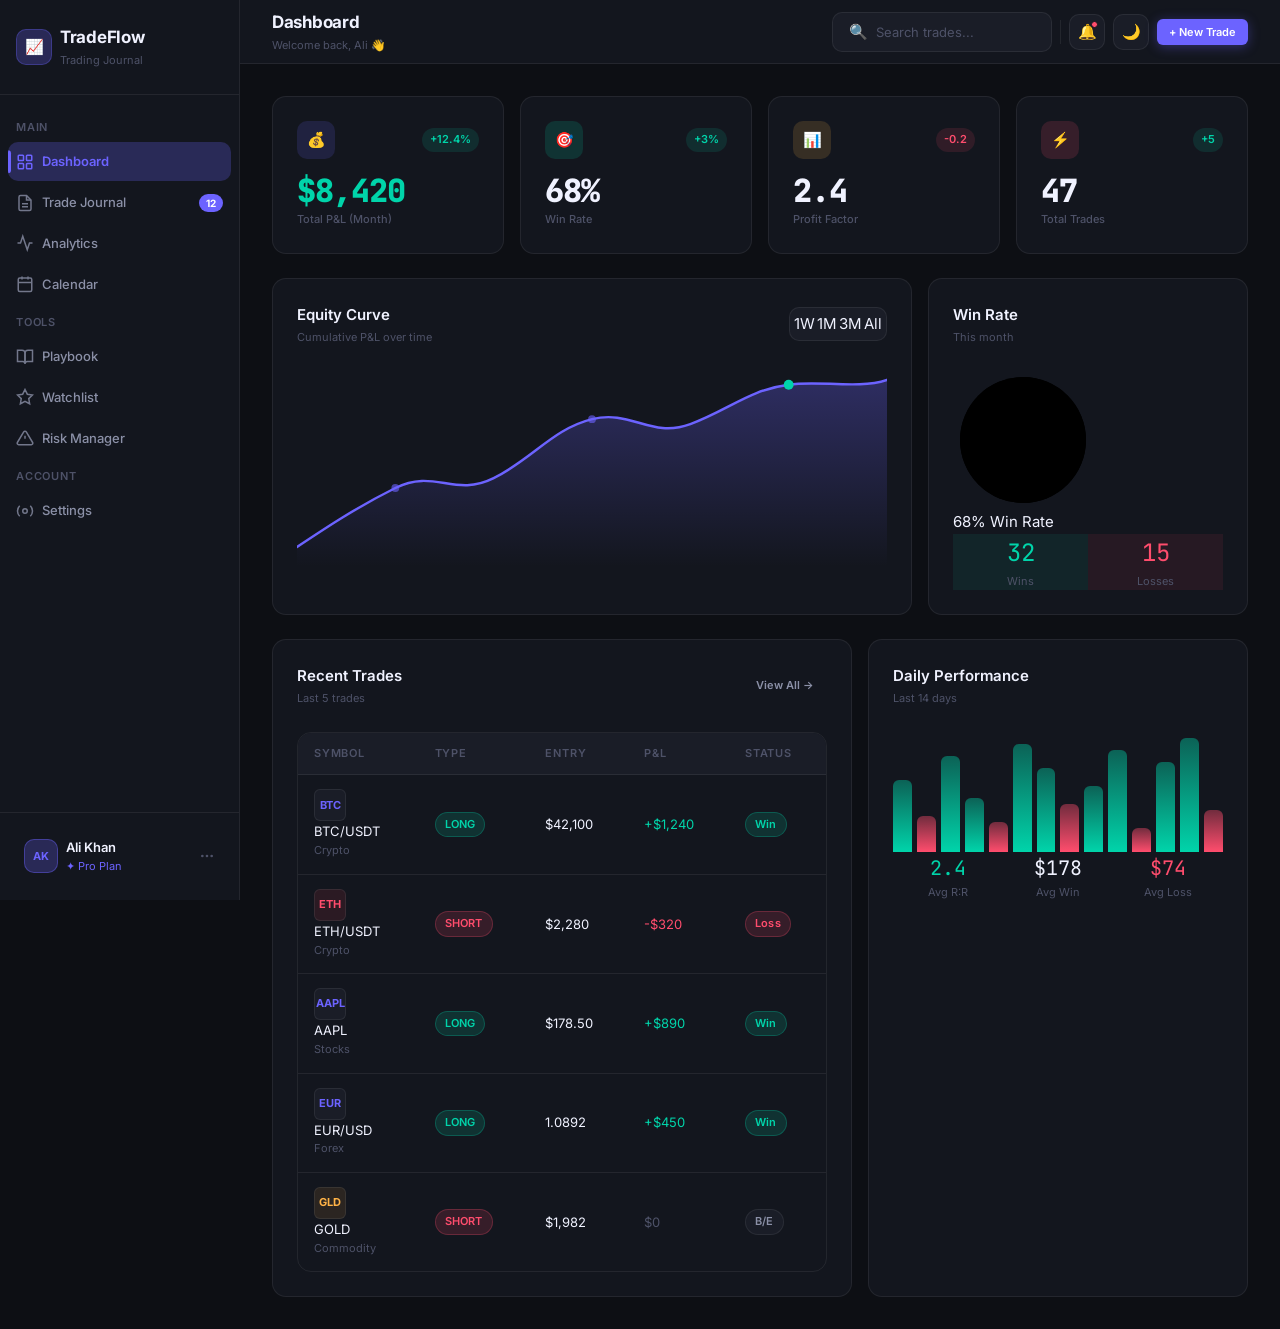
<file: index.html>
<!DOCTYPE html>
<html lang="en">
<head>
  <meta charset="UTF-8">
  <meta name="viewport" content="width=device-width, initial-scale=1.0">
  <title>TradeFlow — Trading Journal</title>
  <link rel="icon" href="data:image/svg+xml,<svg xmlns='http://www.w3.org/2000/svg' viewBox='0 0 100 100'><text y='.9em' font-size='90'>📈</text></svg>">
  
  <!-- ✅ SAHI ORDER -->
  <link rel="stylesheet" href="css/variables.css">
  <link rel="stylesheet" href="css/base.css">
  <link rel="stylesheet" href="css/layout.css">
  <link rel="stylesheet" href="css/components.css">
</head>
<body>

<div class="app-layout">

  <!-- ═══ SIDEBAR ═══ -->
  <aside class="sidebar" id="sidebar">

    <div class="sidebar-logo">
      <div class="sidebar-logo-icon">📈</div>
      <div>
        <div class="sidebar-logo-text">TradeFlow</div>
        <div class="sidebar-logo-sub">Trading Journal</div>
      </div>
    </div>

    <nav class="sidebar-nav">

      <span class="nav-section-label">Main</span>

      <a href="index.html" class="nav-item active" data-page="dashboard">
        <svg class="nav-item-icon" viewBox="0 0 24 24" fill="none" stroke="currentColor" stroke-width="2">
          <rect x="3" y="3" width="7" height="7" rx="1"/><rect x="14" y="3" width="7" height="7" rx="1"/>
          <rect x="3" y="14" width="7" height="7" rx="1"/><rect x="14" y="14" width="7" height="7" rx="1"/>
        </svg>
        Dashboard
      </a>

      <a href="journal.html" class="nav-item" data-page="journal">
        <svg class="nav-item-icon" viewBox="0 0 24 24" fill="none" stroke="currentColor" stroke-width="2">
          <path d="M14 2H6a2 2 0 0 0-2 2v16a2 2 0 0 0 2 2h12a2 2 0 0 0 2-2V8z"/>
          <polyline points="14 2 14 8 20 8"/>
          <line x1="16" y1="13" x2="8" y2="13"/><line x1="16" y1="17" x2="8" y2="17"/>
        </svg>
        Trade Journal
        <span class="nav-badge">12</span>
      </a>

      <a href="analytics.html" class="nav-item" data-page="analytics">
        <svg class="nav-item-icon" viewBox="0 0 24 24" fill="none" stroke="currentColor" stroke-width="2">
          <polyline points="22 12 18 12 15 21 9 3 6 12 2 12"/>
        </svg>
        Analytics
      </a>

      <a href="#" class="nav-item" data-page="calendar">
        <svg class="nav-item-icon" viewBox="0 0 24 24" fill="none" stroke="currentColor" stroke-width="2">
          <rect x="3" y="4" width="18" height="18" rx="2"/><line x1="16" y1="2" x2="16" y2="6"/>
          <line x1="8" y1="2" x2="8" y2="6"/><line x1="3" y1="10" x2="21" y2="10"/>
        </svg>
        Calendar
      </a>

      <span class="nav-section-label" style="margin-top: var(--sp-4)">Tools</span>

      <a href="#" class="nav-item" data-page="playbook">
        <svg class="nav-item-icon" viewBox="0 0 24 24" fill="none" stroke="currentColor" stroke-width="2">
          <path d="M2 3h6a4 4 0 0 1 4 4v14a3 3 0 0 0-3-3H2z"/>
          <path d="M22 3h-6a4 4 0 0 0-4 4v14a3 3 0 0 1 3-3h7z"/>
        </svg>
        Playbook
      </a>

      <a href="#" class="nav-item" data-page="watchlist">
        <svg class="nav-item-icon" viewBox="0 0 24 24" fill="none" stroke="currentColor" stroke-width="2">
          <polygon points="12 2 15.09 8.26 22 9.27 17 14.14 18.18 21.02 12 17.77 5.82 21.02 7 14.14 2 9.27 8.91 8.26 12 2"/>
        </svg>
        Watchlist
      </a>

      <a href="#" class="nav-item" data-page="risk">
        <svg class="nav-item-icon" viewBox="0 0 24 24" fill="none" stroke="currentColor" stroke-width="2">
          <path d="M10.29 3.86L1.82 18a2 2 0 0 0 1.71 3h16.94a2 2 0 0 0 1.71-3L13.71 3.86a2 2 0 0 0-3.42 0z"/>
          <line x1="12" y1="9" x2="12" y2="13"/><line x1="12" y1="17" x2="12.01" y2="17"/>
        </svg>
        Risk Manager
      </a>

      <span class="nav-section-label" style="margin-top: var(--sp-4)">Account</span>

      <a href="settings.html" class="nav-item" data-page="settings">
        <svg class="nav-item-icon" viewBox="0 0 24 24" fill="none" stroke="currentColor" stroke-width="2">
          <circle cx="12" cy="12" r="3"/>
          <path d="M19.07 4.93a10 10 0 0 1 0 14.14M4.93 4.93a10 10 0 0 0 0 14.14"/>
        </svg>
        Settings
      </a>

    </nav>

    <div class="sidebar-footer">
      <div class="sidebar-user">
        <div class="user-avatar">AK</div>
        <div class="user-info">
          <div class="user-name">Ali Khan</div>
          <div class="user-plan">✦ Pro Plan</div>
        </div>
        <svg width="16" height="16" viewBox="0 0 24 24" fill="none" stroke="currentColor" stroke-width="2" style="color: var(--clr-text-muted)">
          <circle cx="12" cy="12" r="1"/><circle cx="19" cy="12" r="1"/><circle cx="5" cy="12" r="1"/>
        </svg>
      </div>
    </div>

  </aside>

  <!-- ═══ MAIN CONTENT ═══ -->
  <div class="app-content">

    <!-- TOPBAR -->
    <header class="topbar">
      <div class="topbar-left">
        <div>
          <div class="page-title">Dashboard</div>
          <div class="page-subtitle">Welcome back, Ali 👋</div>
        </div>
      </div>
      <div class="topbar-right">
        <div class="search-bar">
          <span class="search-icon">🔍</span>
          <input type="text" class="search-input" placeholder="Search trades...">
        </div>
        <div class="topbar-divider"></div>
        <div class="topbar-btn tooltip" data-tip="Notifications" style="position:relative">
          🔔
          <span class="notif-dot"></span>
        </div>
        <div class="topbar-btn tooltip" data-tip="Theme">🌙</div>
        <button class="btn btn-primary btn-sm" onclick="document.getElementById('addTradeModal').classList.add('open')">
          + New Trade
        </button>
      </div>
    </header>

    <!-- PAGE CONTENT -->
    <main class="page-content">

      <!-- STAT CARDS -->
      <div class="dashboard-stats">

        <div class="stat-card">
          <div class="stat-card-header">
            <div class="stat-card-icon purple">💰</div>
            <span class="stat-card-change up">+12.4%</span>
          </div>
          <div class="stat-card-value" style="color: var(--clr-profit)">$8,420</div>
          <div class="stat-card-label">Total P&L (Month)</div>
        </div>

        <div class="stat-card">
          <div class="stat-card-header">
            <div class="stat-card-icon teal">🎯</div>
            <span class="stat-card-change up">+3%</span>
          </div>
          <div class="stat-card-value">68%</div>
          <div class="stat-card-label">Win Rate</div>
        </div>

        <div class="stat-card">
          <div class="stat-card-header">
            <div class="stat-card-icon orange">📊</div>
            <span class="stat-card-change down">-0.2</span>
          </div>
          <div class="stat-card-value">2.4</div>
          <div class="stat-card-label">Profit Factor</div>
        </div>

        <div class="stat-card">
          <div class="stat-card-header">
            <div class="stat-card-icon red">⚡</div>
            <span class="stat-card-change up">+5</span>
          </div>
          <div class="stat-card-value">47</div>
          <div class="stat-card-label">Total Trades</div>
        </div>

      </div>

      <!-- MAIN GRID -->
      <div class="dashboard-main">

        <!-- EQUITY CURVE -->
        <div class="card">
          <div class="card-header">
            <div>
              <div class="card-title">Equity Curve</div>
              <div class="card-subtitle">Cumulative P&L over time</div>
            </div>
            <div class="tabs">
              <div class="tab-item active">1W</div>
              <div class="tab-item">1M</div>
              <div class="tab-item">3M</div>
              <div class="tab-item">All</div>
            </div>
          </div>
          <div class="equity-chart-wrap">
            <svg class="chart-line-svg" viewBox="0 0 600 200" preserveAspectRatio="none">
              <defs>
                <linearGradient id="lineGrad" x1="0" y1="0" x2="0" y2="1">
                  <stop offset="0%"   stop-color="#6C63FF" stop-opacity="0.3"/>
                  <stop offset="100%" stop-color="#6C63FF" stop-opacity="0"/>
                </linearGradient>
              </defs>
              <path d="M0,180 C30,160 60,140 100,120 C140,100 160,130 200,110 C240,90 260,60 300,50 C340,40 360,70 400,55 C440,40 460,20 500,15 C530,10 570,20 600,10"
                fill="none" stroke="#6C63FF" stroke-width="2.5" stroke-linecap="round"/>
              <path d="M0,180 C30,160 60,140 100,120 C140,100 160,130 200,110 C240,90 260,60 300,50 C340,40 360,70 400,55 C440,40 460,20 500,15 C530,10 570,20 600,10 L600,200 L0,200 Z"
                fill="url(#lineGrad)"/>
              <circle cx="100" cy="120" r="4" fill="#6C63FF" opacity="0.6"/>
              <circle cx="300" cy="50"  r="4" fill="#6C63FF" opacity="0.6"/>
              <circle cx="500" cy="15"  r="5" fill="#00D4AA"/>
            </svg>
          </div>
        </div>

        <!-- WIN RATE -->
        <div class="card">
          <div class="card-header">
            <div>
              <div class="card-title">Win Rate</div>
              <div class="card-subtitle">This month</div>
            </div>
          </div>
          <div class="win-rate-circle">
            <div class="circle-chart">
              <svg viewBox="0 0 120 120" width="140" height="140">
                <defs>
                  <linearGradient id="circleGradient" x1="0%" y1="0%" x2="100%" y2="0%">
                    <stop offset="0%"   stop-color="#6C63FF"/>
                    <stop offset="100%" stop-color="#00D4AA"/>
                  </linearGradient>
                </defs>
                <circle class="circle-bg" cx="60" cy="60" r="54"/>
                <circle class="circle-fill" cx="60" cy="60" r="54"/>
              </svg>
              <div class="circle-text">
                <span class="circle-value">68%</span>
                <span class="circle-label">Win Rate</span>
              </div>
            </div>
            <div style="display:grid;grid-template-columns:1fr 1fr;gap:var(--sp-4);width:100%;margin-top:var(--sp-2)">
              <div style="text-align:center;padding:var(--sp-3);background:rgba(0,212,170,0.08);border-radius:var(--radius-md)">
                <div style="font-size:var(--fs-xl);font-weight:var(--fw-bold);color:var(--clr-profit);font-family:var(--font-mono)">32</div>
                <div style="font-size:var(--fs-xs);color:var(--clr-text-muted)">Wins</div>
              </div>
              <div style="text-align:center;padding:var(--sp-3);background:rgba(255,71,87,0.08);border-radius:var(--radius-md)">
                <div style="font-size:var(--fs-xl);font-weight:var(--fw-bold);color:var(--clr-loss);font-family:var(--font-mono)">15</div>
                <div style="font-size:var(--fs-xs);color:var(--clr-text-muted)">Losses</div>
              </div>
            </div>
          </div>
        </div>

      </div>

      <!-- BOTTOM GRID -->
      <div class="dashboard-bottom">

        <!-- RECENT TRADES -->
        <div class="card">
          <div class="card-header">
            <div>
              <div class="card-title">Recent Trades</div>
              <div class="card-subtitle">Last 5 trades</div>
            </div>
            <a href="journal.html" class="btn btn-ghost btn-sm">View All →</a>
          </div>
          <div class="table-wrap">
            <table class="data-table">
              <thead>
                <tr>
                  <th>Symbol</th>
                  <th>Type</th>
                  <th>Entry</th>
                  <th>P&L</th>
                  <th>Status</th>
                </tr>
              </thead>
              <tbody>
                <tr>
                  <td>
                    <div class="trade-row-symbol">
                      <div class="symbol-icon">BTC</div>
                      <div>
                        <div style="font-weight:var(--fw-semibold)">BTC/USDT</div>
                        <div style="font-size:var(--fs-xs);color:var(--clr-text-muted)">Crypto</div>
                      </div>
                    </div>
                  </td>
                  <td><span class="badge badge-profit">LONG</span></td>
                  <td class="td-mono">$42,100</td>
                  <td class="td-mono" style="color:var(--clr-profit)">+$1,240</td>
                  <td><span class="badge badge-profit">Win</span></td>
                </tr>
                <tr>
                  <td>
                    <div class="trade-row-symbol">
                      <div class="symbol-icon" style="background:rgba(255,71,87,0.1);color:var(--clr-loss)">ETH</div>
                      <div>
                        <div style="font-weight:var(--fw-semibold)">ETH/USDT</div>
                        <div style="font-size:var(--fs-xs);color:var(--clr-text-muted)">Crypto</div>
                      </div>
                    </div>
                  </td>
                  <td><span class="badge badge-loss">SHORT</span></td>
                  <td class="td-mono">$2,280</td>
                  <td class="td-mono" style="color:var(--clr-loss)">-$320</td>
                  <td><span class="badge badge-loss">Loss</span></td>
                </tr>
                <tr>
                  <td>
                    <div class="trade-row-symbol">
                      <div class="symbol-icon">AAPL</div>
                      <div>
                        <div style="font-weight:var(--fw-semibold)">AAPL</div>
                        <div style="font-size:var(--fs-xs);color:var(--clr-text-muted)">Stocks</div>
                      </div>
                    </div>
                  </td>
                  <td><span class="badge badge-profit">LONG</span></td>
                  <td class="td-mono">$178.50</td>
                  <td class="td-mono" style="color:var(--clr-profit)">+$890</td>
                  <td><span class="badge badge-profit">Win</span></td>
                </tr>
                <tr>
                  <td>
                    <div class="trade-row-symbol">
                      <div class="symbol-icon">EUR</div>
                      <div>
                        <div style="font-weight:var(--fw-semibold)">EUR/USD</div>
                        <div style="font-size:var(--fs-xs);color:var(--clr-text-muted)">Forex</div>
                      </div>
                    </div>
                  </td>
                  <td><span class="badge badge-profit">LONG</span></td>
                  <td class="td-mono">1.0892</td>
                  <td class="td-mono" style="color:var(--clr-profit)">+$450</td>
                  <td><span class="badge badge-profit">Win</span></td>
                </tr>
                <tr>
                  <td>
                    <div class="trade-row-symbol">
                      <div class="symbol-icon" style="background:rgba(255,179,71,0.1);color:var(--clr-warning)">GLD</div>
                      <div>
                        <div style="font-weight:var(--fw-semibold)">GOLD</div>
                        <div style="font-size:var(--fs-xs);color:var(--clr-text-muted)">Commodity</div>
                      </div>
                    </div>
                  </td>
                  <td><span class="badge badge-loss">SHORT</span></td>
                  <td class="td-mono">$1,982</td>
                  <td class="td-mono" style="color:var(--clr-text-muted)">$0</td>
                  <td><span class="badge badge-neutral">B/E</span></td>
                </tr>
              </tbody>
            </table>
          </div>
        </div>

        <!-- DAILY PERFORMANCE BARS -->
        <div class="card">
          <div class="card-header">
            <div>
              <div class="card-title">Daily Performance</div>
              <div class="card-subtitle">Last 14 days</div>
            </div>
          </div>
          <div class="mini-bars" style="height:120px;align-items:flex-end;padding:0 var(--sp-2)">
            <div class="mini-bar profit" style="height:60%"></div>
            <div class="mini-bar loss"   style="height:30%"></div>
            <div class="mini-bar profit" style="height:80%"></div>
            <div class="mini-bar profit" style="height:45%"></div>
            <div class="mini-bar loss"   style="height:25%"></div>
            <div class="mini-bar profit" style="height:90%"></div>
            <div class="mini-bar profit" style="height:70%"></div>
            <div class="mini-bar loss"   style="height:40%"></div>
            <div class="mini-bar profit" style="height:55%"></div>
            <div class="mini-bar profit" style="height:85%"></div>
            <div class="mini-bar loss"   style="height:20%"></div>
            <div class="mini-bar profit" style="height:75%"></div>
            <div class="mini-bar profit" style="height:95%"></div>
            <div class="mini-bar loss"   style="height:35%"></div>
          </div>

          <div style="display:grid;grid-template-columns:repeat(3,1fr);gap:var(--sp-3);margin-top:var(--sp-5)">
            <div style="text-align:center">
              <div style="font-size:var(--fs-lg);font-weight:var(--fw-bold);font-family:var(--font-mono);color:var(--clr-profit)">2.4</div>
              <div style="font-size:var(--fs-xs);color:var(--clr-text-muted)">Avg R:R</div>
            </div>
            <div style="text-align:center">
              <div style="font-size:var(--fs-lg);font-weight:var(--fw-bold);font-family:var(--font-mono)">$178</div>
              <div style="font-size:var(--fs-xs);color:var(--clr-text-muted)">Avg Win</div>
            </div>
            <div style="text-align:center">
              <div style="font-size:var(--fs-lg);font-weight:var(--fw-bold);font-family:var(--font-mono);color:var(--clr-loss)">$74</div>
              <div style="font-size:var(--fs-xs);color:var(--clr-text-muted)">Avg Loss</div>
            </div>
          </div>

        </div>

      </div>

    </main>

  </div>

</div>

<!-- ═══ ADD TRADE MODAL ═══ -->
<div class="modal-overlay" id="addTradeModal">
  <div class="modal">
    <div class="modal-header">
      <div class="modal-title">➕ Add New Trade</div>
      <div class="modal-close" onclick="document.getElementById('addTradeModal').classList.remove('open')">✕</div>
    </div>
    <div class="modal-body">
      <div style="display:flex;flex-direction:column;gap:var(--sp-5)">

        <div class="form-row">
          <div class="form-group">
            <label class="form-label">Symbol <span>*</span></label>
            <input type="text" class="form-input" placeholder="e.g. BTC/USDT">
          </div>
          <div class="form-group">
            <label class="form-label">Market</label>
            <select class="form-select">
              <option>Crypto</option>
              <option>Forex</option>
              <option>Stocks</option>
              <option>Futures</option>
              <option>Commodity</option>
            </select>
          </div>
        </div>

        <div class="form-row">
          <div class="form-group">
            <label class="form-label">Trade Type</label>
            <select class="form-select">
              <option>Long</option>
              <option>Short</option>
            </select>
          </div>
          <div class="form-group">
            <label class="form-label">Date & Time</label>
            <input type="datetime-local" class="form-input">
          </div>
        </div>

        <div class="form-row-3">
          <div class="form-group">
            <label class="form-label">Entry Price <span>*</span></label>
            <input type="number" class="form-input" placeholder="0.00">
          </div>
          <div class="form-group">
            <label class="form-label">Exit Price</label>
            <input type="number" class="form-input" placeholder="0.00">
          </div>
          <div class="form-group">
            <label class="form-label">Position Size</label>
            <input type="number" class="form-input" placeholder="0.00">
          </div>
        </div>

        <div class="form-row">
          <div class="form-group">
            <label class="form-label">Stop Loss</label>
            <input type="number" class="form-input" placeholder="0.00">
          </div>
          <div class="form-group">
            <label class="form-label">Take Profit</label>
            <input type="number" class="form-input" placeholder="0.00">
          </div>
        </div>

        <div class="form-row">
          <div class="form-group">
            <label class="form-label">Strategy</label>
            <select class="form-select">
              <option>Breakout</option>
              <option>Trend Follow</option>
              <option>Mean Reversion</option>
              <option>Scalping</option>
              <option>Swing</option>
            </select>
          </div>
          <div class="form-group">
            <label class="form-label">Outcome</label>
            <select class="form-select">
              <option>Open</option>
              <option>Win</option>
              <option>Loss</option>
              <option>Break Even</option>
            </select>
          </div>
        </div>

        <div class="form-group">
          <label class="form-label">Trade Notes</label>
          <textarea class="form-textarea" placeholder="Setup analysis, entry reason, market conditions..."></textarea>
        </div>

        <div class="form-group">
          <label class="form-label">Emotion Rating</label>
          <div style="display:flex;gap:var(--sp-2)">
            <span style="font-size:1.5rem;cursor:pointer;filter:grayscale(0.5)" title="Fearful">😰</span>
            <span style="font-size:1.5rem;cursor:pointer;filter:grayscale(0.5)" title="Uncertain">😟</span>
            <span style="font-size:1.5rem;cursor:pointer" title="Neutral">😐</span>
            <span style="font-size:1.5rem;cursor:pointer;filter:grayscale(0.5)" title="Confident">😊</span>
            <span style="font-size:1.5rem;cursor:pointer;filter:grayscale(0.5)" title="FOMO">🤑</span>
          </div>
        </div>

      </div>
    </div>
    <div class="modal-footer">
      <button class="btn btn-secondary" onclick="document.getElementById('addTradeModal').classList.remove('open')">Cancel</button>
      <button class="btn btn-primary">Save Trade</button>
    </div>
  </div>
</div>

<script src="js/app.js"></script>
<script src="js/trades.js"></script>
<script src="js/charts.js"></script>
</body>
</html>
</file>
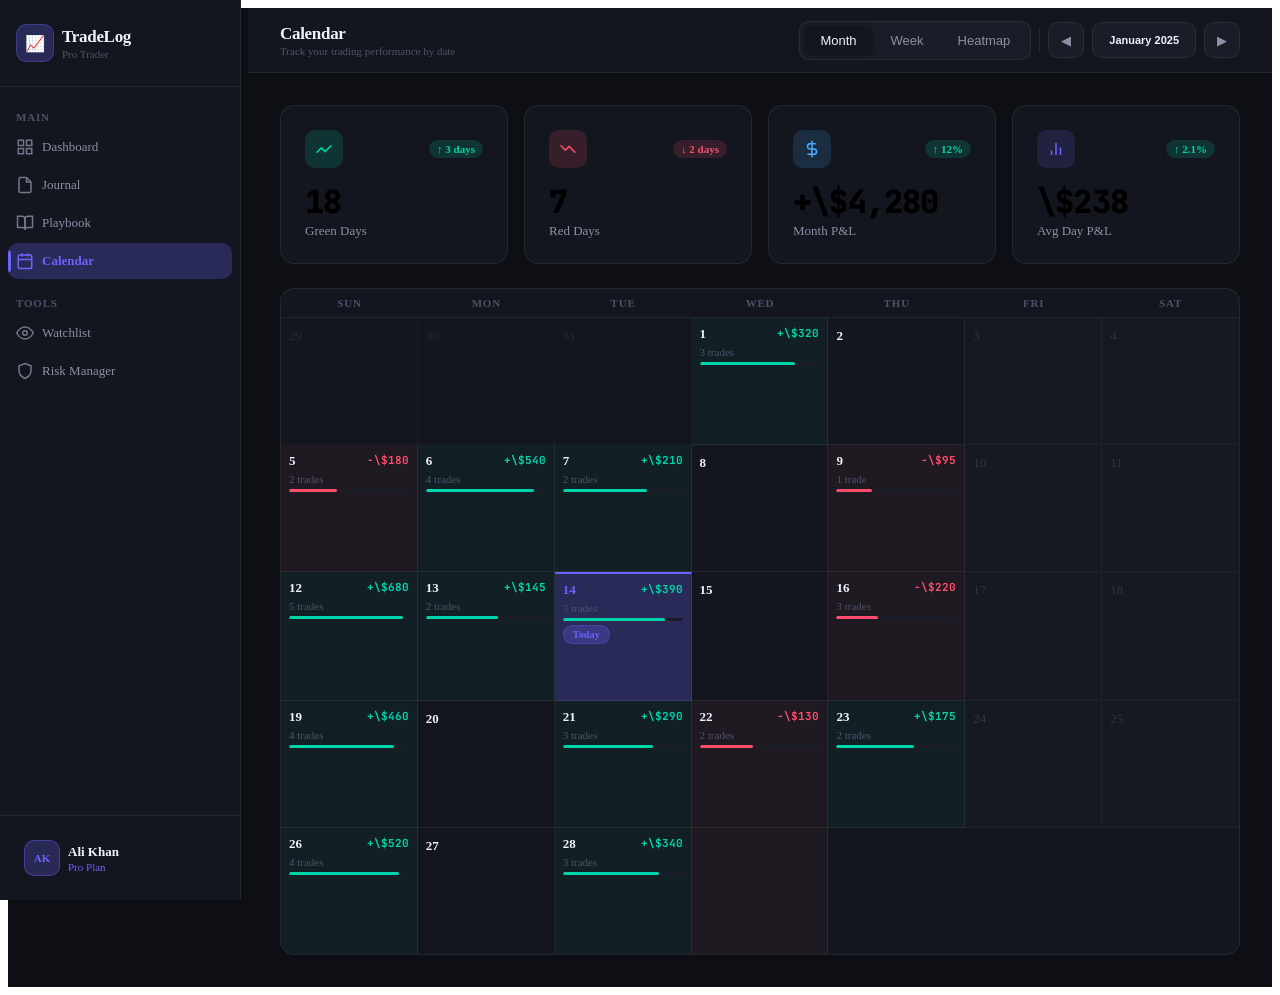
<file: calendar.html>
<!DOCTYPE html>
<html lang="en">
<head>
  <meta charset="UTF-8">
  <meta name="viewport" content="width=device-width, initial-scale=1.0">
  <title>Calendar — TradeLog</title>
  <link rel="preconnect" href="https://fonts.googleapis.com">
  <link href="https://fonts.googleapis.com/css2?family=Inter:wght@400;500;600;700;800&family=JetBrains+Mono:wght@400;600&display=swap" rel="stylesheet">
<link rel="stylesheet" href="css/variables.css">
<link rel="stylesheet" href="css/layout.css">
<link rel="stylesheet" href="css/components.css">
</head>
<body>

<div class="app-layout">

  <!-- ═══ SIDEBAR ═══ -->
  <aside class="sidebar" id="sidebar">
    <div class="sidebar-logo">
      <div class="sidebar-logo-icon">📈</div>
      <div>
        <div class="sidebar-logo-text">TradeLog</div>
        <div class="sidebar-logo-sub">Pro Trader</div>
      </div>
    </div>

    <nav class="sidebar-nav">
      <span class="nav-section-label">Main</span>
      <a href="dashboard.html" class="nav-item">
        <svg class="nav-item-icon" viewBox="0 0 24 24" fill="none" stroke="currentColor" stroke-width="2"><rect x="3" y="3" width="7" height="7"/><rect x="14" y="3" width="7" height="7"/><rect x="3" y="14" width="7" height="7"/><rect x="14" y="14" width="7" height="7"/></svg>
        Dashboard
      </a>
      <a href="journal.html" class="nav-item">
        <svg class="nav-item-icon" viewBox="0 0 24 24" fill="none" stroke="currentColor" stroke-width="2"><path d="M14 2H6a2 2 0 00-2 2v16a2 2 0 002 2h12a2 2 0 002-2V8z"/><polyline points="14,2 14,8 20,8"/></svg>
        Journal
      </a>
      <a href="playbook.html" class="nav-item">
        <svg class="nav-item-icon" viewBox="0 0 24 24" fill="none" stroke="currentColor" stroke-width="2"><path d="M2 3h6a4 4 0 014 4v14a3 3 0 00-3-3H2z"/><path d="M22 3h-6a4 4 0 00-4 4v14a3 3 0 013-3h7z"/></svg>
        Playbook
      </a>
      <a href="calendar.html" class="nav-item active">
        <svg class="nav-item-icon" viewBox="0 0 24 24" fill="none" stroke="currentColor" stroke-width="2"><rect x="3" y="4" width="18" height="18" rx="2"/><line x1="16" y1="2" x2="16" y2="6"/><line x1="8" y1="2" x2="8" y2="6"/><line x1="3" y1="10" x2="21" y2="10"/></svg>
        Calendar
      </a>

      <span class="nav-section-label" style="margin-top:8px">Tools</span>
      <a href="watchlist.html" class="nav-item">
        <svg class="nav-item-icon" viewBox="0 0 24 24" fill="none" stroke="currentColor" stroke-width="2"><path d="M1 12s4-8 11-8 11 8 11 8-4 8-11 8-11-8-11-8z"/><circle cx="12" cy="12" r="3"/></svg>
        Watchlist
      </a>
      <a href="risk-manager.html" class="nav-item">
        <svg class="nav-item-icon" viewBox="0 0 24 24" fill="none" stroke="currentColor" stroke-width="2"><path d="M12 22s8-4 8-10V5l-8-3-8 3v7c0 6 8 10 8 10z"/></svg>
        Risk Manager
      </a>
    </nav>

    <div class="sidebar-footer">
      <div class="sidebar-user">
        <div class="user-avatar">AK</div>
        <div class="user-info">
          <div class="user-name">Ali Khan</div>
          <div class="user-plan">Pro Plan</div>
        </div>
      </div>
    </div>
  </aside>

  <!-- ═══ MAIN CONTENT ═══ -->
  <div class="app-content">

    <!-- TOPBAR -->
    <header class="topbar">
      <div class="topbar-left">
        <div>
          <div class="page-title">Calendar</div>
          <div class="page-subtitle">Track your trading performance by date</div>
        </div>
      </div>
      <div class="topbar-right">
        <div class="tabs">
          <button class="tab active">Month</button>
          <button class="tab">Week</button>
          <button class="tab">Heatmap</button>
        </div>
        <div class="topbar-divider"></div>
        <button class="topbar-btn">◀</button>
        <button class="topbar-btn" style="font-size:var(--fs-xs); width:auto; padding:0 var(--sp-md); font-weight:600; color:var(--clr-text-primary)">January 2025</button>
        <button class="topbar-btn">▶</button>
      </div>
    </header>

    <!-- PAGE CONTENT -->
    <main class="page-content">

      <!-- ── STATS ROW ── -->
      <div class="dashboard-stats">
        <div class="stat-card profit">
          <div class="stat-header">
            <div class="stat-icon">
              <svg viewBox="0 0 24 24" fill="none" stroke="currentColor" stroke-width="2"><polyline points="22 7 13.5 15.5 8.5 10.5 2 17"/></svg>
            </div>
            <span class="stat-change up">↑ 3 days</span>
          </div>
          <div class="stat-value">18</div>
          <div class="stat-label">Green Days</div>
        </div>

        <div class="stat-card loss">
          <div class="stat-header">
            <div class="stat-icon">
              <svg viewBox="0 0 24 24" fill="none" stroke="currentColor" stroke-width="2"><polyline points="22 17 13.5 8.5 8.5 13.5 2 7"/></svg>
            </div>
            <span class="stat-change down">↓ 2 days</span>
          </div>
          <div class="stat-value">7</div>
          <div class="stat-label">Red Days</div>
        </div>

        <div class="stat-card info">
          <div class="stat-header">
            <div class="stat-icon">
              <svg viewBox="0 0 24 24" fill="none" stroke="currentColor" stroke-width="2"><line x1="12" y1="1" x2="12" y2="23"/><path d="M17 5H9.5a3.5 3.5 0 000 7h5a3.5 3.5 0 010 7H6"/></svg>
            </div>
            <span class="stat-change up">↑ 12%</span>
          </div>
          <div class="stat-value">+\$4,280</div>
          <div class="stat-label">Month P&L</div>
        </div>

        <div class="stat-card">
          <div class="stat-header">
            <div class="stat-icon">
              <svg viewBox="0 0 24 24" fill="none" stroke="currentColor" stroke-width="2"><path d="M18 20V10"/><path d="M12 20V4"/><path d="M6 20v-6"/></svg>
            </div>
            <span class="stat-change up">↑ 2.1%</span>
          </div>
          <div class="stat-value">\$238</div>
          <div class="stat-label">Avg Day P&L</div>
        </div>
      </div>

      <!-- ── CALENDAR GRID ── -->
      <div class="card" style="padding:0; overflow:hidden">

        <!-- Day Headers -->
        <div style="display:grid; grid-template-columns:repeat(7,1fr); border-bottom:1px solid var(--clr-border)">
          <div style="padding:var(--sp-sm) var(--sp-md); font-size:var(--fs-xs); font-weight:600; color:var(--clr-text-muted); text-align:center; text-transform:uppercase; letter-spacing:0.8px">Sun</div>
          <div style="padding:var(--sp-sm) var(--sp-md); font-size:var(--fs-xs); font-weight:600; color:var(--clr-text-muted); text-align:center; text-transform:uppercase; letter-spacing:0.8px">Mon</div>
          <div style="padding:var(--sp-sm) var(--sp-md); font-size:var(--fs-xs); font-weight:600; color:var(--clr-text-muted); text-align:center; text-transform:uppercase; letter-spacing:0.8px">Tue</div>
          <div style="padding:var(--sp-sm) var(--sp-md); font-size:var(--fs-xs); font-weight:600; color:var(--clr-text-muted); text-align:center; text-transform:uppercase; letter-spacing:0.8px">Wed</div>
          <div style="padding:var(--sp-sm) var(--sp-md); font-size:var(--fs-xs); font-weight:600; color:var(--clr-text-muted); text-align:center; text-transform:uppercase; letter-spacing:0.8px">Thu</div>
          <div style="padding:var(--sp-sm) var(--sp-md); font-size:var(--fs-xs); font-weight:600; color:var(--clr-text-muted); text-align:center; text-transform:uppercase; letter-spacing:0.8px">Fri</div>
          <div style="padding:var(--sp-sm) var(--sp-md); font-size:var(--fs-xs); font-weight:600; color:var(--clr-text-muted); text-align:center; text-transform:uppercase; letter-spacing:0.8px">Sat</div>
        </div>

        <!-- Calendar Days -->
        <div style="display:grid; grid-template-columns:repeat(7,1fr)">

          <!-- Week 1 — empty days -->
          <div style="min-height:110px; padding:var(--sp-sm); border-right:1px solid var(--clr-border); border-bottom:1px solid var(--clr-border); opacity:0.3">
            <span style="font-size:var(--fs-sm); color:var(--clr-text-muted)">29</span>
          </div>
          <div style="min-height:110px; padding:var(--sp-sm); border-right:1px solid var(--clr-border); border-bottom:1px solid var(--clr-border); opacity:0.3">
            <span style="font-size:var(--fs-sm); color:var(--clr-text-muted)">30</span>
          </div>
          <div style="min-height:110px; padding:var(--sp-sm); border-right:1px solid var(--clr-border); border-bottom:1px solid var(--clr-border); opacity:0.3">
            <span style="font-size:var(--fs-sm); color:var(--clr-text-muted)">31</span>
          </div>

          <!-- Jan 1 — profit day -->
          <div style="min-height:110px; padding:var(--sp-sm); border-right:1px solid var(--clr-border); border-bottom:1px solid var(--clr-border); background:rgba(0,212,170,0.05); cursor:pointer; transition:background var(--t-fast)">
            <div style="display:flex; justify-content:space-between; align-items:flex-start; margin-bottom:var(--sp-xs)">
              <span style="font-size:var(--fs-sm); font-weight:600; color:var(--clr-text-primary)">1</span>
              <span style="font-size:var(--fs-xs); font-weight:700; color:var(--clr-profit); font-family:var(--font-mono)">+\$320</span>
            </div>
            <div style="font-size:var(--fs-xs); color:var(--clr-text-muted); margin-bottom:4px">3 trades</div>
            <div class="progress-bar" style="height:3px">
              <div class="progress-fill profit" style="width:80%"></div>
            </div>
          </div>

          <!-- Jan 2 — no trade -->
          <div style="min-height:110px; padding:var(--sp-sm); border-right:1px solid var(--clr-border); border-bottom:1px solid var(--clr-border); cursor:pointer">
            <span style="font-size:var(--fs-sm); font-weight:600; color:var(--clr-text-primary)">2</span>
          </div>

          <!-- Jan 3 — no trade weekend -->
          <div style="min-height:110px; padding:var(--sp-sm); border-right:1px solid var(--clr-border); border-bottom:1px solid var(--clr-border); background:var(--clr-bg-elevated); opacity:0.5">
            <span style="font-size:var(--fs-sm); color:var(--clr-text-muted)">3</span>
          </div>
          <div style="min-height:110px; padding:var(--sp-sm); border-bottom:1px solid var(--clr-border); background:var(--clr-bg-elevated); opacity:0.5">
            <span style="font-size:var(--fs-sm); color:var(--clr-text-muted)">4</span>
          </div>

          <!-- Week 2 -->
          <!-- Jan 5 — loss -->
          <div style="min-height:110px; padding:var(--sp-sm); border-right:1px solid var(--clr-border); border-bottom:1px solid var(--clr-border); background:rgba(255,77,109,0.05); cursor:pointer">
            <div style="display:flex; justify-content:space-between; align-items:flex-start; margin-bottom:var(--sp-xs)">
              <span style="font-size:var(--fs-sm); font-weight:600; color:var(--clr-text-primary)">5</span>
              <span style="font-size:var(--fs-xs); font-weight:700; color:var(--clr-loss); font-family:var(--font-mono)">-\$180</span>
            </div>
            <div style="font-size:var(--fs-xs); color:var(--clr-text-muted); margin-bottom:4px">2 trades</div>
            <div class="progress-bar" style="height:3px">
              <div class="progress-fill loss" style="width:40%"></div>
            </div>
          </div>

          <!-- Jan 6 — profit -->
          <div style="min-height:110px; padding:var(--sp-sm); border-right:1px solid var(--clr-border); border-bottom:1px solid var(--clr-border); background:rgba(0,212,170,0.05); cursor:pointer">
            <div style="display:flex; justify-content:space-between; align-items:flex-start; margin-bottom:var(--sp-xs)">
              <span style="font-size:var(--fs-sm); font-weight:600; color:var(--clr-text-primary)">6</span>
              <span style="font-size:var(--fs-xs); font-weight:700; color:var(--clr-profit); font-family:var(--font-mono)">+\$540</span>
            </div>
            <div style="font-size:var(--fs-xs); color:var(--clr-text-muted); margin-bottom:4px">4 trades</div>
            <div class="progress-bar" style="height:3px">
              <div class="progress-fill profit" style="width:90%"></div>
            </div>
          </div>

          <!-- Jan 7 — profit -->
          <div style="min-height:110px; padding:var(--sp-sm); border-right:1px solid var(--clr-border); border-bottom:1px solid var(--clr-border); background:rgba(0,212,170,0.05); cursor:pointer">
            <div style="display:flex; justify-content:space-between; align-items:flex-start; margin-bottom:var(--sp-xs)">
              <span style="font-size:var(--fs-sm); font-weight:600; color:var(--clr-text-primary)">7</span>
              <span style="font-size:var(--fs-xs); font-weight:700; color:var(--clr-profit); font-family:var(--font-mono)">+\$210</span>
            </div>
            <div style="font-size:var(--fs-xs); color:var(--clr-text-muted); margin-bottom:4px">2 trades</div>
            <div class="progress-bar" style="height:3px">
              <div class="progress-fill profit" style="width:70%"></div>
            </div>
          </div>

          <!-- Jan 8 — no trade -->
          <div style="min-height:110px; padding:var(--sp-sm); border-right:1px solid var(--clr-border); border-bottom:1px solid var(--clr-border); cursor:pointer">
            <span style="font-size:var(--fs-sm); font-weight:600; color:var(--clr-text-primary)">8</span>
          </div>

          <!-- Jan 9 — loss -->
          <div style="min-height:110px; padding:var(--sp-sm); border-right:1px solid var(--clr-border); border-bottom:1px solid var(--clr-border); background:rgba(255,77,109,0.05); cursor:pointer">
            <div style="display:flex; justify-content:space-between; align-items:flex-start; margin-bottom:var(--sp-xs)">
              <span style="font-size:var(--fs-sm); font-weight:600; color:var(--clr-text-primary)">9</span>
              <span style="font-size:var(--fs-xs); font-weight:700; color:var(--clr-loss); font-family:var(--font-mono)">-\$95</span>
            </div>
            <div style="font-size:var(--fs-xs); color:var(--clr-text-muted); margin-bottom:4px">1 trade</div>
            <div class="progress-bar" style="height:3px">
              <div class="progress-fill loss" style="width:30%"></div>
            </div>
          </div>

          <!-- Weekend -->
          <div style="min-height:110px; padding:var(--sp-sm); border-right:1px solid var(--clr-border); border-bottom:1px solid var(--clr-border); background:var(--clr-bg-elevated); opacity:0.5">
            <span style="font-size:var(--fs-sm); color:var(--clr-text-muted)">10</span>
          </div>
          <div style="min-height:110px; padding:var(--sp-sm); border-bottom:1px solid var(--clr-border); background:var(--clr-bg-elevated); opacity:0.5">
            <span style="font-size:var(--fs-sm); color:var(--clr-text-muted)">11</span>
          </div>

          <!-- Week 3 -->
          <div style="min-height:110px; padding:var(--sp-sm); border-right:1px solid var(--clr-border); border-bottom:1px solid var(--clr-border); background:rgba(0,212,170,0.05); cursor:pointer">
            <div style="display:flex; justify-content:space-between; align-items:flex-start; margin-bottom:var(--sp-xs)">
              <span style="font-size:var(--fs-sm); font-weight:600; color:var(--clr-text-primary)">12</span>
              <span style="font-size:var(--fs-xs); font-weight:700; color:var(--clr-profit); font-family:var(--font-mono)">+\$680</span>
            </div>
            <div style="font-size:var(--fs-xs); color:var(--clr-text-muted); margin-bottom:4px">5 trades</div>
            <div class="progress-bar" style="height:3px">
              <div class="progress-fill profit" style="width:95%"></div>
            </div>
          </div>

          <div style="min-height:110px; padding:var(--sp-sm); border-right:1px solid var(--clr-border); border-bottom:1px solid var(--clr-border); background:rgba(0,212,170,0.05); cursor:pointer">
            <div style="display:flex; justify-content:space-between; align-items:flex-start; margin-bottom:var(--sp-xs)">
              <span style="font-size:var(--fs-sm); font-weight:600; color:var(--clr-text-primary)">13</span>
              <span style="font-size:var(--fs-xs); font-weight:700; color:var(--clr-profit); font-family:var(--font-mono)">+\$145</span>
            </div>
            <div style="font-size:var(--fs-xs); color:var(--clr-text-muted); margin-bottom:4px">2 trades</div>
            <div class="progress-bar" style="height:3px">
              <div class="progress-fill profit" style="width:60%"></div>
            </div>
          </div>

          <!-- Today — Jan 14 highlighted -->
          <div style="min-height:110px; padding:var(--sp-sm); border-right:1px solid var(--clr-border); border-bottom:1px solid var(--clr-border); background:var(--clr-accent-glow); border-top:2px solid var(--clr-accent); cursor:pointer">
            <div style="display:flex; justify-content:space-between; align-items:flex-start; margin-bottom:var(--sp-xs)">
              <span style="font-size:var(--fs-sm); font-weight:700; color:var(--clr-accent)">14</span>
              <span style="font-size:var(--fs-xs); font-weight:700; color:var(--clr-profit); font-family:var(--font-mono)">+\$390</span>
            </div>
            <div style="font-size:var(--fs-xs); color:var(--clr-text-muted); margin-bottom:4px">3 trades</div>
            <div class="progress-bar" style="height:3px">
              <div class="progress-fill profit" style="width:85%"></div>
            </div>
            <span class="badge badge-accent" style="margin-top:4px; font-size:10px">Today</span>
          </div>

          <div style="min-height:110px; padding:var(--sp-sm); border-right:1px solid var(--clr-border); border-bottom:1px solid var(--clr-border); cursor:pointer">
            <span style="font-size:var(--fs-sm); font-weight:600; color:var(--clr-text-primary)">15</span>
          </div>

          <div style="min-height:110px; padding:var(--sp-sm); border-right:1px solid var(--clr-border); border-bottom:1px solid var(--clr-border); background:rgba(255,77,109,0.05); cursor:pointer">
            <div style="display:flex; justify-content:space-between; align-items:flex-start; margin-bottom:var(--sp-xs)">
              <span style="font-size:var(--fs-sm); font-weight:600; color:var(--clr-text-primary)">16</span>
              <span style="font-size:var(--fs-xs); font-weight:700; color:var(--clr-loss); font-family:var(--font-mono)">-\$220</span>
            </div>
            <div style="font-size:var(--fs-xs); color:var(--clr-text-muted); margin-bottom:4px">3 trades</div>
            <div class="progress-bar" style="height:3px">
              <div class="progress-fill loss" style="width:35%"></div>
            </div>
          </div>

          <!-- Weekend -->
          <div style="min-height:110px; padding:var(--sp-sm); border-right:1px solid var(--clr-border); border-bottom:1px solid var(--clr-border); background:var(--clr-bg-elevated); opacity:0.5">
            <span style="font-size:var(--fs-sm); color:var(--clr-text-muted)">17</span>
          </div>
          <div style="min-height:110px; padding:var(--sp-sm); border-bottom:1px solid var(--clr-border); background:var(--clr-bg-elevated); opacity:0.5">
            <span style="font-size:var(--fs-sm); color:var(--clr-text-muted)">18</span>
          </div>

          <!-- Week 4 -->
          <div style="min-height:110px; padding:var(--sp-sm); border-right:1px solid var(--clr-border); border-bottom:1px solid var(--clr-border); background:rgba(0,212,170,0.05); cursor:pointer">
            <div style="display:flex; justify-content:space-between; align-items:flex-start; margin-bottom:var(--sp-xs)">
              <span style="font-size:var(--fs-sm); font-weight:600; color:var(--clr-text-primary)">19</span>
              <span style="font-size:var(--fs-xs); font-weight:700; color:var(--clr-profit); font-family:var(--font-mono)">+\$460</span>
            </div>
            <div style="font-size:var(--fs-xs); color:var(--clr-text-muted); margin-bottom:4px">4 trades</div>
            <div class="progress-bar" style="height:3px">
              <div class="progress-fill profit" style="width:88%"></div>
            </div>
          </div>

          <div style="min-height:110px; padding:var(--sp-sm); border-right:1px solid var(--clr-border); border-bottom:1px solid var(--clr-border); cursor:pointer">
            <span style="font-size:var(--fs-sm); font-weight:600; color:var(--clr-text-primary)">20</span>
          </div>

          <div style="min-height:110px; padding:var(--sp-sm); border-right:1px solid var(--clr-border); border-bottom:1px solid var(--clr-border); background:rgba(0,212,170,0.05); cursor:pointer">
            <div style="display:flex; justify-content:space-between; align-items:flex-start; margin-bottom:var(--sp-xs)">
              <span style="font-size:var(--fs-sm); font-weight:600; color:var(--clr-text-primary)">21</span>
              <span style="font-size:var(--fs-xs); font-weight:700; color:var(--clr-profit); font-family:var(--font-mono)">+\$290</span>
            </div>
            <div style="font-size:var(--fs-xs); color:var(--clr-text-muted); margin-bottom:4px">3 trades</div>
            <div class="progress-bar" style="height:3px">
              <div class="progress-fill profit" style="width:75%"></div>
            </div>
          </div>

          <div style="min-height:110px; padding:var(--sp-sm); border-right:1px solid var(--clr-border); border-bottom:1px solid var(--clr-border); background:rgba(255,77,109,0.05); cursor:pointer">
            <div style="display:flex; justify-content:space-between; align-items:flex-start; margin-bottom:var(--sp-xs)">
              <span style="font-size:var(--fs-sm); font-weight:600; color:var(--clr-text-primary)">22</span>
              <span style="font-size:var(--fs-xs); font-weight:700; color:var(--clr-loss); font-family:var(--font-mono)">-\$130</span>
            </div>
            <div style="font-size:var(--fs-xs); color:var(--clr-text-muted); margin-bottom:4px">2 trades</div>
            <div class="progress-bar" style="height:3px">
              <div class="progress-fill loss" style="width:45%"></div>
            </div>
          </div>

          <div style="min-height:110px; padding:var(--sp-sm); border-right:1px solid var(--clr-border); border-bottom:1px solid var(--clr-border); background:rgba(0,212,170,0.05); cursor:pointer">
            <div style="display:flex; justify-content:space-between; align-items:flex-start; margin-bottom:var(--sp-xs)">
              <span style="font-size:var(--fs-sm); font-weight:600; color:var(--clr-text-primary)">23</span>
              <span style="font-size:var(--fs-xs); font-weight:700; color:var(--clr-profit); font-family:var(--font-mono)">+\$175</span>
            </div>
            <div style="font-size:var(--fs-xs); color:var(--clr-text-muted); margin-bottom:4px">2 trades</div>
            <div class="progress-bar" style="height:3px">
              <div class="progress-fill profit" style="width:65%"></div>
            </div>
          </div>

          <!-- Weekend -->
          <div style="min-height:110px; padding:var(--sp-sm); border-right:1px solid var(--clr-border); border-bottom:1px solid var(--clr-border); background:var(--clr-bg-elevated); opacity:0.5">
            <span style="font-size:var(--fs-sm); color:var(--clr-text-muted)">24</span>
          </div>
          <div style="min-height:110px; padding:var(--sp-sm); border-bottom:1px solid var(--clr-border); background:var(--clr-bg-elevated); opacity:0.5">
            <span style="font-size:var(--fs-sm); color:var(--clr-text-muted)">25</span>
          </div>

          <!-- Week 5 -->
          <div style="min-height:110px; padding:var(--sp-sm); border-right:1px solid var(--clr-border); background:rgba(0,212,170,0.05); cursor:pointer">
            <div style="display:flex; justify-content:space-between; align-items:flex-start; margin-bottom:var(--sp-xs)">
              <span style="font-size:var(--fs-sm); font-weight:600; color:var(--clr-text-primary)">26</span>
              <span style="font-size:var(--fs-xs); font-weight:700; color:var(--clr-profit); font-family:var(--font-mono)">+\$520</span>
            </div>
            <div style="font-size:var(--fs-xs); color:var(--clr-text-muted); margin-bottom:4px">4 trades</div>
            <div class="progress-bar" style="height:3px">
              <div class="progress-fill profit" style="width:92%"></div>
            </div>
          </div>

          <div style="min-height:110px; padding:var(--sp-sm); border-right:1px solid var(--clr-border); cursor:pointer">
            <span style="font-size:var(--fs-sm); font-weight:600; color:var(--clr-text-primary)">27</span>
          </div>

          <div style="min-height:110px; padding:var(--sp-sm); border-right:1px solid var(--clr-border); background:rgba(0,212,170,0.05); cursor:pointer">
            <div style="display:flex; justify-content:space-between; align-items:flex-start; margin-bottom:var(--sp-xs)">
              <span style="font-size:var(--fs-sm); font-weight:600; color:var(--clr-text-primary)">28</span>
              <span style="font-size:var(--fs-xs); font-weight:700; color:var(--clr-profit); font-family:var(--font-mono)">+\$340</span>
            </div>
            <div style="font-size:var(--fs-xs); color:var(--clr-text-muted); margin-bottom:4px">3 trades</div>
            <div class="progress-bar" style="height:3px">
              <div class="progress-fill profit" style="width:80%"></div>
            </div>
          </div>

          <div style="min-height:110px; padding:var(--sp-sm); border-right:1px solid var(--clr-border); background:rgba(255,77,109,0.05); cursor:pointer">
            <div style="display:flex; justify-content:space-between; align-items:flex-start; margin-bottom:var(--sp-xs)">
              <span style="font-size:var(
</file>
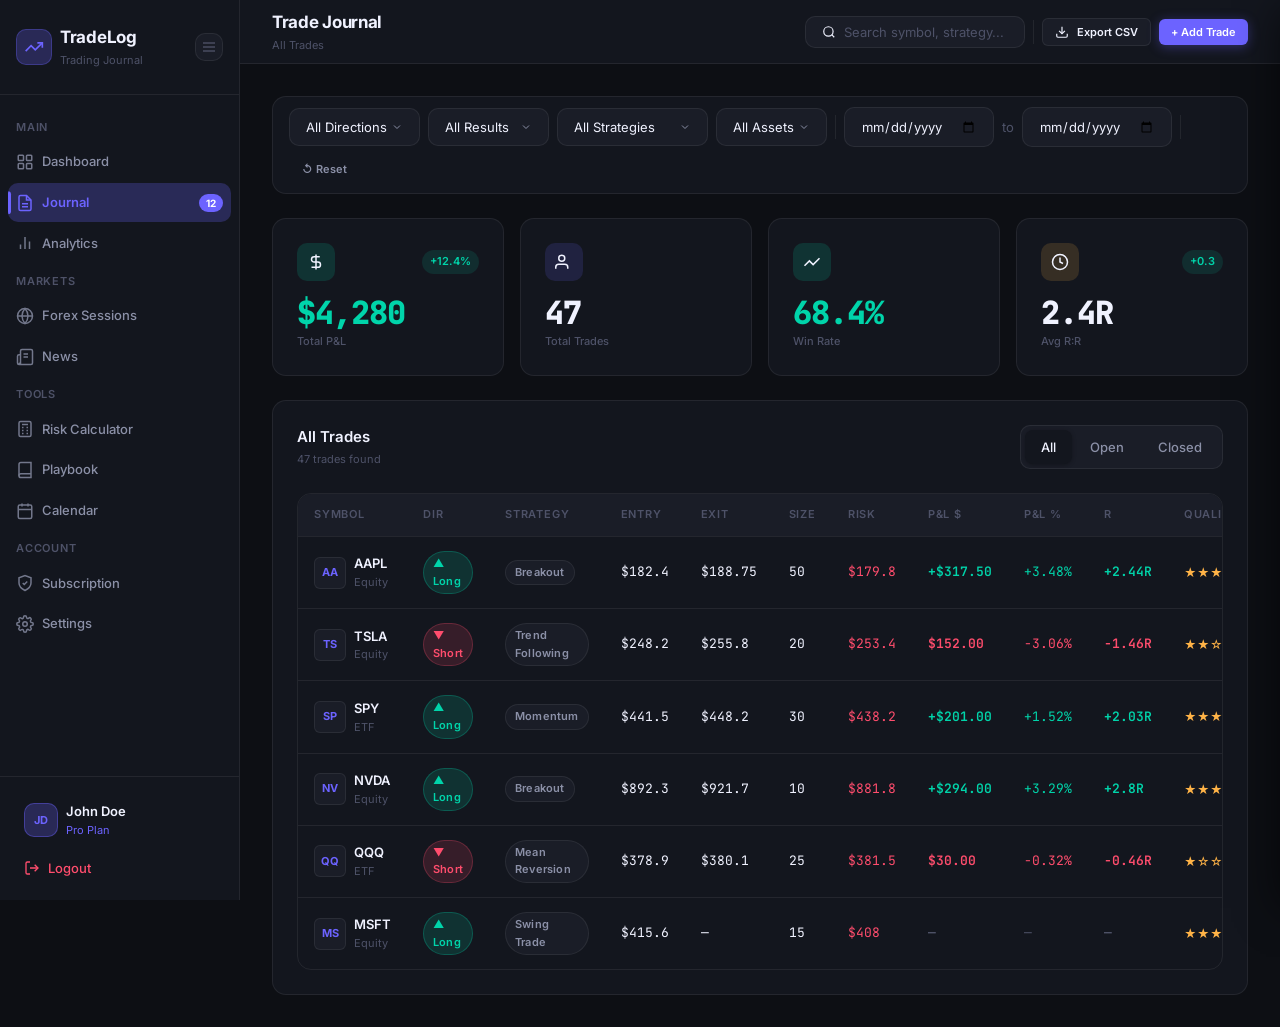
<file: journal.html>
<!DOCTYPE html>
<html lang="en">
<head>
  <meta charset="UTF-8">
  <meta name="viewport" content="width=device-width, initial-scale=1.0">
  <title>TradeLog — Journal</title>
  <link rel="preconnect" href="https://fonts.googleapis.com">
  <link href="https://fonts.googleapis.com/css2?family=Inter:wght@300;400;500;600;700;800&family=JetBrains+Mono:wght@400;500;600&display=swap" rel="stylesheet">
  <link rel="stylesheet" href="css/variables.css">
  <link rel="stylesheet" href="css/base.css">
  <link rel="stylesheet" href="css/layout.css">
  <link rel="stylesheet" href="css/components.css">
</head>

<body>

<script>
function toggleSidebar() {
  const sidebar = document.getElementById('sidebar');
  const layout  = document.querySelector('.app-layout');
  sidebar.classList.toggle('collapsed');
  layout.classList.toggle('sidebar-collapsed');
}
</script>

<div class="app-layout">

<!-- ═══════════════════════════════════════
     SIDEBAR
═══════════════════════════════════════ -->
<aside class="sidebar" id="sidebar">

  <!-- Logo + Toggle -->
  <div class="sidebar-logo">
    <div class="sidebar-logo-icon">
      <svg viewBox="0 0 24 24" fill="none" stroke="#6C63FF" stroke-width="2" width="20" height="20">
        <polyline points="22 7 13.5 15.5 8.5 10.5 2 17"/>
        <polyline points="16 7 22 7 22 13"/>
      </svg>
    </div>
    <div>
      <div class="sidebar-logo-text">TradeLog</div>
      <div class="sidebar-logo-sub">Trading Journal</div>
    </div>
    <button class="sidebar-toggle" onclick="toggleSidebar()">
      <svg viewBox="0 0 24 24" fill="none" stroke="currentColor" stroke-width="2" width="16" height="16">
        <line x1="3" y1="6"  x2="21" y2="6"/>
        <line x1="3" y1="12" x2="21" y2="12"/>
        <line x1="3" y1="18" x2="21" y2="18"/>
      </svg>
    </button>
  </div>

  <!-- Navigation -->
  <nav class="sidebar-nav">

    <span class="nav-section-label">Main</span>

    <a href="dashboard.html" class="nav-item" data-tooltip="Dashboard">
      <svg class="nav-item-icon" viewBox="0 0 24 24" fill="none" stroke="currentColor" stroke-width="2">
        <rect x="3" y="3" width="7" height="7" rx="1"/>
        <rect x="14" y="3" width="7" height="7" rx="1"/>
        <rect x="3" y="14" width="7" height="7" rx="1"/>
        <rect x="14" y="14" width="7" height="7" rx="1"/>
      </svg>
      <span>Dashboard</span>
    </a>

    <a href="journal.html" class="nav-item active" data-tooltip="Journal">
      <svg class="nav-item-icon" viewBox="0 0 24 24" fill="none" stroke="currentColor" stroke-width="2">
        <path d="M14 2H6a2 2 0 0 0-2 2v16a2 2 0 0 0 2 2h12a2 2 0 0 0 2-2V8z"/>
        <polyline points="14 2 14 8 20 8"/>
        <line x1="16" y1="13" x2="8" y2="13"/>
        <line x1="16" y1="17" x2="8" y2="17"/>
      </svg>
      <span>Journal</span>
      <span class="nav-badge">12</span>
    </a>

    <a href="analytics.html" class="nav-item" data-tooltip="Analytics">
      <svg class="nav-item-icon" viewBox="0 0 24 24" fill="none" stroke="currentColor" stroke-width="2">
        <line x1="18" y1="20" x2="18" y2="10"/>
        <line x1="12" y1="20" x2="12" y2="4"/>
        <line x1="6"  y1="20" x2="6"  y2="14"/>
      </svg>
      <span>Analytics</span>
    </a>

    <span class="nav-section-label">Markets</span>

    <a href="forexsession.html" class="nav-item" data-tooltip="Forex Sessions">
      <svg class="nav-item-icon" viewBox="0 0 24 24" fill="none" stroke="currentColor" stroke-width="2">
        <circle cx="12" cy="12" r="10"/>
        <line x1="2" y1="12" x2="22" y2="12"/>
        <path d="M12 2a15.3 15.3 0 0 1 4 10 15.3 15.3 0 0 1-4 10 15.3 15.3 0 0 1-4-10 15.3 15.3 0 0 1 4-10z"/>
      </svg>
      <span>Forex Sessions</span>
    </a>

    <a href="news.html" class="nav-item" data-tooltip="News">
      <svg class="nav-item-icon" viewBox="0 0 24 24" fill="none" stroke="currentColor" stroke-width="2">
        <path d="M4 22h16a2 2 0 0 0 2-2V4a2 2 0 0 0-2-2H8a2 2 0 0 0-2 2v16a2 2 0 0 0-2 2zm0 0a2 2 0 0 1-2-2v-9c0-1.1.9-2 2-2h2"/>
        <line x1="16" y1="8" x2="10" y2="8"/>
        <line x1="16" y1="12" x2="10" y2="12"/>
      </svg>
      <span>News</span>
    </a>

    <span class="nav-section-label">Tools</span>

    <a href="calculator.html" class="nav-item" data-tooltip="Risk Calculator">
      <svg class="nav-item-icon" viewBox="0 0 24 24" fill="none" stroke="currentColor" stroke-width="2">
        <rect x="4" y="2" width="16" height="20" rx="2"/>
        <line x1="8"  y1="6"  x2="16" y2="6"/>
        <line x1="8"  y1="10" x2="10" y2="10"/>
        <line x1="14" y1="10" x2="16" y2="10"/>
        <line x1="8"  y1="14" x2="10" y2="14"/>
        <line x1="14" y1="14" x2="16" y2="14"/>
        <line x1="8"  y1="18" x2="10" y2="18"/>
        <line x1="14" y1="18" x2="16" y2="18"/>
      </svg>
      <span>Risk Calculator</span>
    </a>

    <a href="playbook.html" class="nav-item" data-tooltip="Playbook">
      <svg class="nav-item-icon" viewBox="0 0 24 24" fill="none" stroke="currentColor" stroke-width="2">
        <path d="M4 19.5A2.5 2.5 0 0 1 6.5 17H20"/>
        <path d="M6.5 2H20v20H6.5A2.5 2.5 0 0 1 4 19.5v-15A2.5 2.5 0 0 1 6.5 2z"/>
      </svg>
      <span>Playbook</span>
    </a>

    <a href="calendar.html" class="nav-item" data-tooltip="Calendar">
      <svg class="nav-item-icon" viewBox="0 0 24 24" fill="none" stroke="currentColor" stroke-width="2">
        <rect x="3" y="4" width="18" height="18" rx="2"/>
        <line x1="16" y1="2" x2="16" y2="6"/>
        <line x1="8"  y1="2" x2="8"  y2="6"/>
        <line x1="3"  y1="10" x2="21" y2="10"/>
      </svg>
      <span>Calendar</span>
    </a>

    <span class="nav-section-label">Account</span>

    <a href="subscription.html" class="nav-item" data-tooltip="Subscription">
      <svg class="nav-item-icon" viewBox="0 0 24 24" fill="none" stroke="currentColor" stroke-width="2">
        <path d="M12 22s8-4 8-10V5l-8-3-8 3v7c0 6 8 10 8 10z"/>
        <polyline points="9 12 11 14 15 10"/>
      </svg>
      <span>Subscription</span>
    </a>

    <a href="settings.html" class="nav-item" data-tooltip="Settings">
      <svg class="nav-item-icon" viewBox="0 0 24 24" fill="none" stroke="currentColor" stroke-width="2">
        <circle cx="12" cy="12" r="3"/>
        <path d="M19.4 15a1.65 1.65 0 0 0 .33 1.82l.06.06a2 2 0 0 1-2.83 2.83l-.06-.06a1.65 1.65 0 0 0-1.82-.33 1.65 1.65 0 0 0-1 1.51V21a2 2 0 0 1-4 0v-.09A1.65 1.65 0 0 0 9 19.4a1.65 1.65 0 0 0-1.82.33l-.06.06a2 2 0 0 1-2.83-2.83l.06-.06A1.65 1.65 0 0 0 4.68 15a1.65 1.65 0 0 0-1.51-1H3a2 2 0 0 1 0-4h.09A1.65 1.65 0 0 0 4.6 9a1.65 1.65 0 0 0-.33-1.82l-.06-.06a2 2 0 0 1 2.83-2.83l.06.06A1.65 1.65 0 0 0 9 4.68a1.65 1.65 0 0 0 1-1.51V3a2 2 0 0 1 4 0v.09a1.65 1.65 0 0 0 1 1.51 1.65 1.65 0 0 0 1.82-.33l.06-.06a2 2 0 0 1 2.83 2.83l-.06.06A1.65 1.65 0 0 0 19.4 9a1.65 1.65 0 0 0 1.51 1H21a2 2 0 0 1 0 4h-.09a1.65 1.65 0 0 0-1.51 1z"/>
      </svg>
      <span>Settings</span>
    </a>

  </nav>

  <!-- Footer -->
  <div class="sidebar-footer">
    <div class="sidebar-user">
      <div class="user-avatar">JD</div>
      <div class="user-info">
        <div class="user-name">John Doe</div>
        <div class="user-plan">Pro Plan</div>
      </div>
    </div>
    <button class="logout-btn">
      <svg viewBox="0 0 24 24" fill="none" stroke="currentColor"
           stroke-width="2" width="16" height="16" style="flex-shrink:0">
        <path d="M9 21H5a2 2 0 0 1-2-2V5a2 2 0 0 1 2-2h4"/>
        <polyline points="16 17 21 12 16 7"/>
        <line x1="21" y1="12" x2="9" y2="12"/>
      </svg>
      <span>Logout</span>
    </button>
  </div>

</aside>

<!-- ═══════════════════════════════════════
     MAIN CONTENT
═══════════════════════════════════════ -->
<div class="app-content">

    <header class="topbar">
      <div class="topbar-left">
        <div>
          <div class="page-title">Trade Journal</div>
          <div class="page-subtitle">All Trades</div>
        </div>
      </div>
      <div class="topbar-right">
        <div class="search-bar">
          <span class="search-icon">
            <svg viewBox="0 0 24 24" fill="none" stroke="currentColor" stroke-width="2" style="width:14px;height:14px">
              <circle cx="11" cy="11" r="8"/>
              <line x1="21" y1="21" x2="16.65" y2="16.65"/>
            </svg>
          </span>
          <input type="text" class="search-input" placeholder="Search symbol, strategy..." id="tradeSearch">
        </div>
        <div class="topbar-divider"></div>
        <button class="btn btn-secondary btn-sm">
          <svg viewBox="0 0 24 24" fill="none" stroke="currentColor" stroke-width="2" style="width:14px;height:14px">
            <path d="M21 15v4a2 2 0 0 1-2 2H5a2 2 0 0 1-2-2v-4"/>
            <polyline points="7 10 12 15 17 10"/>
            <line x1="12" y1="15" x2="12" y2="3"/>
          </svg>
          Export CSV
        </button>
        <button class="btn btn-primary btn-sm" onclick="document.getElementById('addTradeModal').classList.add('open')">
          + Add Trade
        </button>
      </div>
    </header>

    <main class="page-content">

      <!-- FILTER BAR -->
<div class="card" style="padding:10px 16px;">
  <div style="display:flex;gap:8px;align-items:center;flex-wrap:wrap;">

    <select id="fDirection" class="form-select" style="width:auto" onchange="getActiveFilters()">
      <option value="">All Directions</option>
      <option value="long">Long</option>
      <option value="short">Short</option>
    </select>

    <select id="fResult" class="form-select" style="width:auto" onchange="getActiveFilters()">
      <option value="">All Results</option>
      <option value="win">Wins</option>
      <option value="loss">Losses</option>
      <option value="be">Break Even</option>
      <option value="open">Open</option>
    </select>

    <select id="fStrategy" class="form-select" style="width:auto" onchange="getActiveFilters()">
      <option value="">All Strategies</option>
      <option value="Breakout">Breakout</option>
      <option value="Trend Following">Trend Following</option>
      <option value="Mean Reversion">Mean Reversion</option>
      <option value="Gap Fill">Gap Fill</option>
      <option value="Momentum">Momentum</option>
      <option value="Swing Trade">Swing Trade</option>
    </select>

    <select id="fAsset" class="form-select" style="width:auto" onchange="getActiveFilters()">
      <option value="">All Assets</option>
      <option value="Equity">Equity</option>
      <option value="ETF">ETF</option>
      <option value="Options">Options</option>
      <option value="Futures">Futures</option>
      <option value="Forex">Forex</option>
      <option value="Crypto">Crypto</option>
    </select>

    <div style="width:1px;height:24px;background:var(--clr-border)"></div>

    <input id="fDateFrom" type="date" class="form-input" style="width:150px" onchange="getActiveFilters()">
    <span style="font-size:var(--fs-sm);color:var(--clr-text-muted)">to</span>
    <input id="fDateTo" type="date" class="form-input" style="width:150px" onchange="getActiveFilters()">

    <div style="width:1px;height:24px;background:var(--clr-border)"></div>

    <button class="btn btn-ghost btn-sm" onclick="resetFilters()">↺ Reset</button>

  </div>
</div>

      <!-- STATS ROW -->
      <div class="dashboard-stats">

        <div class="stat-card">
          <div class="stat-card-header">
            <div class="stat-card-icon teal">
              <svg viewBox="0 0 24 24" fill="none" stroke="currentColor" stroke-width="2" style="width:18px;height:18px">
                <path d="M12 2v20M17 5H9.5a3.5 3.5 0 0 0 0 7h5a3.5 3.5 0 0 1 0 7H6"/>
              </svg>
            </div>
            <span class="stat-card-change up">+12.4%</span>
          </div>
          <div class="stat-card-value" style="color:var(--clr-profit)">$4,280</div>
          <div class="stat-card-label">Total P&L</div>
        </div>

        <div class="stat-card">
          <div class="stat-card-header">
            <div class="stat-card-icon purple">
              <svg viewBox="0 0 24 24" fill="none" stroke="currentColor" stroke-width="2" style="width:18px;height:18px">
                <path d="M17 21v-2a4 4 0 0 0-4-4H5a4 4 0 0 0-4 4v2"/>
                <circle cx="9" cy="7" r="4"/>
              </svg>
            </div>
          </div>
          <div class="stat-card-value">47</div>
          <div class="stat-card-label">Total Trades</div>
        </div>

        <div class="stat-card">
          <div class="stat-card-header">
            <div class="stat-card-icon teal">
              <svg viewBox="0 0 24 24" fill="none" stroke="currentColor" stroke-width="2" style="width:18px;height:18px">
                <polyline points="22 7 13.5 15.5 8.5 10.5 2 17"/>
              </svg>
            </div>
          </div>
          <div class="stat-card-value" style="color:var(--clr-profit)">68.4%</div>
          <div class="stat-card-label">Win Rate</div>
        </div>

        <div class="stat-card">
          <div class="stat-card-header">
            <div class="stat-card-icon orange">
              <svg viewBox="0 0 24 24" fill="none" stroke="currentColor" stroke-width="2" style="width:18px;height:18px">
                <circle cx="12" cy="12" r="10"/>
                <polyline points="12 6 12 12 16 14"/>
              </svg>
            </div>
            <span class="stat-card-change up">+0.3</span>
          </div>
          <div class="stat-card-value">2.4R</div>
          <div class="stat-card-label">Avg R:R</div>
        </div>

      </div>

      <!-- TRADES TABLE -->
      <div class="card">
        <div class="card-header">
          <div>
            <div class="card-title">All Trades</div>
            <div class="card-subtitle">47 trades found</div>
          </div>
          <div class="tabs">
            <div class="tab active">All</div>
            <div class="tab">Open</div>
            <div class="tab">Closed</div>
          </div>
        </div>

        <div class="table-wrap">
          <table class="data-table" id="tradesTable">
            <thead>
              <tr>
                <th>Symbol</th>
                <th>Dir</th>
                <th>Strategy</th>
                <th>Entry</th>
                <th>Exit</th>
                <th>Size</th>
                <th>Risk</th>
                <th>P&L $</th>
                <th>P&L %</th>
                <th>R</th>
                <th>Quality</th>
                <th>Date</th>
                <th>Result</th>
                <th></th>
              </tr>
            </thead>
            <tbody id="tradesBody"></tbody>
          </table>
        </div>

        <div class="empty-state" id="emptyState" style="display:none">
          <div class="empty-state-icon">
            <svg viewBox="0 0 24 24" fill="none" stroke="currentColor" stroke-width="2">
              <path d="M14 2H6a2 2 0 0 0-2 2v16a2 2 0 0 0 2 2h12a2 2 0 0 0 2-2V8z"/>
              <polyline points="14 2 14 8 20 8"/>
            </svg>
          </div>
          <h3>No trades yet</h3>
          <p>Start logging your trades to track performance.</p>
          <button class="btn btn-primary"
            onclick="document.getElementById('addTradeModal').classList.add('open')">
            + Add Your First Trade
          </button>
        </div>
      </div>

    </main>
  </div>
</div>

<!-- ═══ ADD TRADE MODAL ═══ -->
<div class="modal-overlay" id="addTradeModal">
  <div class="modal">
    <div class="modal-header">
      <div class="modal-title">Add New Trade</div>
      <div class="modal-close" onclick="document.getElementById('addTradeModal').classList.remove('open')">✕</div>
    </div>
    <div class="modal-body">
      <div style="display:flex;flex-direction:column;gap:var(--sp-4)">

        <!-- DIRECTION -->
        <div class="form-group">
          <label class="form-label">Direction <span style="color:var(--clr-loss)">*</span></label>
          <div style="display:grid;grid-template-columns:1fr 1fr;gap:var(--sp-3)">
            
            <label class="dir-btn dir-long">
              <input type="radio" name="dir2" value="long" checked hidden>
              <span class="dir-icon">▲</span>
              <span>Long</span>
            </label>
            
            <label class="dir-btn dir-short">
              <input type="radio" name="dir2" value="short" hidden>
              <span class="dir-icon">▼</span>
              <span>Short</span>
            </label>
          </div>
        </div>

        <!-- SYMBOL + ASSET -->
        <div class="form-row">
          <div class="form-group">
            <label class="form-label">Symbol <span style="color:var(--clr-loss)">*</span></label>
            <input type="text" class="form-input" id="jSymbol" placeholder="AAPL, BTC...">
          </div>
          <div class="form-group">
            <label class="form-label">Asset Type</label>
            <select class="form-select" id="jAsset">
              <option>Equity</option><option>Options</option><option>Futures</option>
              <option>Forex</option><option>Crypto</option><option>ETF</option>
            </select>
          </div>
        </div>

        <!-- ENTRY + EXIT PRICE -->
        <div class="form-row">
          <div class="form-group">
            <label class="form-label">Entry Price <span style="color:var(--clr-loss)">*</span></label>
            <input type="number" class="form-input" id="jEntry" placeholder="0.00" step="0.01">
          </div>
          <div class="form-group">
            <label class="form-label">Exit Price</label>
            <input type="number" class="form-input" id="jExit" placeholder="0.00" step="0.01">
          </div>
        </div>

        <!-- SIZE + STOP LOSS -->
        <div class="form-row">
          <div class="form-group">
            <label class="form-label">Size <span style="color:var(--clr-loss)">*</span></label>
            <input type="number" class="form-input" id="jSize" placeholder="Shares/Contracts">
          </div>
          <div class="form-group">
            <label class="form-label">Stop Loss</label>
            <input type="number" class="form-input" id="jStop" placeholder="0.00" step="0.01">
          </div>
        </div>

        <!-- ENTRY + EXIT DATE -->
        <div class="form-row">
          <div class="form-group">
            <label class="form-label">Entry Date <span style="color:var(--clr-loss)">*</span></label>
            <input type="date" class="form-input" id="jEntryDate">
          </div>
          <div class="form-group">
            <label class="form-label">Exit Date</label>
            <input type="date" class="form-input" id="jExitDate">
          </div>
        </div>

        <!-- STRATEGY + EMOTION -->
        <div class="form-row">
          <div class="form-group">
            <label class="form-label">Strategy</label>
            <select class="form-select" id="jStrategy">
              <option value="">Select...</option>
              <option>Breakout</option><option>Trend Following</option>
              <option>Mean Reversion</option><option>Gap Fill</option>
              <option>Momentum</option><option>Swing Trade</option>
            </select>
          </div>
          <div class="form-group">
            <label class="form-label">Emotion</label>
            <select class="form-select" id="jEmotion">
              <option value="">How did you feel?</option>
              <option>😤 Disciplined</option><option>😰 Anxious</option>
              <option>😤 Overconfident</option><option>😌 Calm</option>
              <option>😡 Revenge Trade</option><option>🤔 Uncertain</option>
            </select>
          </div>
        </div>

        <!-- NOTES -->
        <div class="form-group">
          <label class="form-label">Notes</label>
          <textarea class="form-textarea" id="jNotes"
            placeholder="Setup, reasoning, execution, lessons..."></textarea>
        </div>

      </div>
    </div>
    <div class="modal-footer">
      <button class="btn btn-secondary"
        onclick="document.getElementById('addTradeModal').classList.remove('open')">Cancel</button>
      <button class="btn btn-primary" onclick="saveTrade()">Save Trade</button>
    </div>
  </div>
</div>

<!-- ═══ TRADE DETAIL DRAWER ═══ -->
<div class="drawer-overlay" id="drawerOverlay" onclick="closeDrawer()"></div>
<div class="drawer" id="tradeDrawer">
  <div class="drawer-header">
    <div class="drawer-title" id="drawerTitle">Trade Detail</div>
    <div class="modal-close" onclick="closeDrawer()">✕</div>
  </div>
  <div class="drawer-body" id="drawerBody"></div>
</div>

<div class="toast-container" id="toastContainer"></div>
<script src="js/trades.js"></script>
<script src="js/app.js"></script>
</body>
</html>
</file>
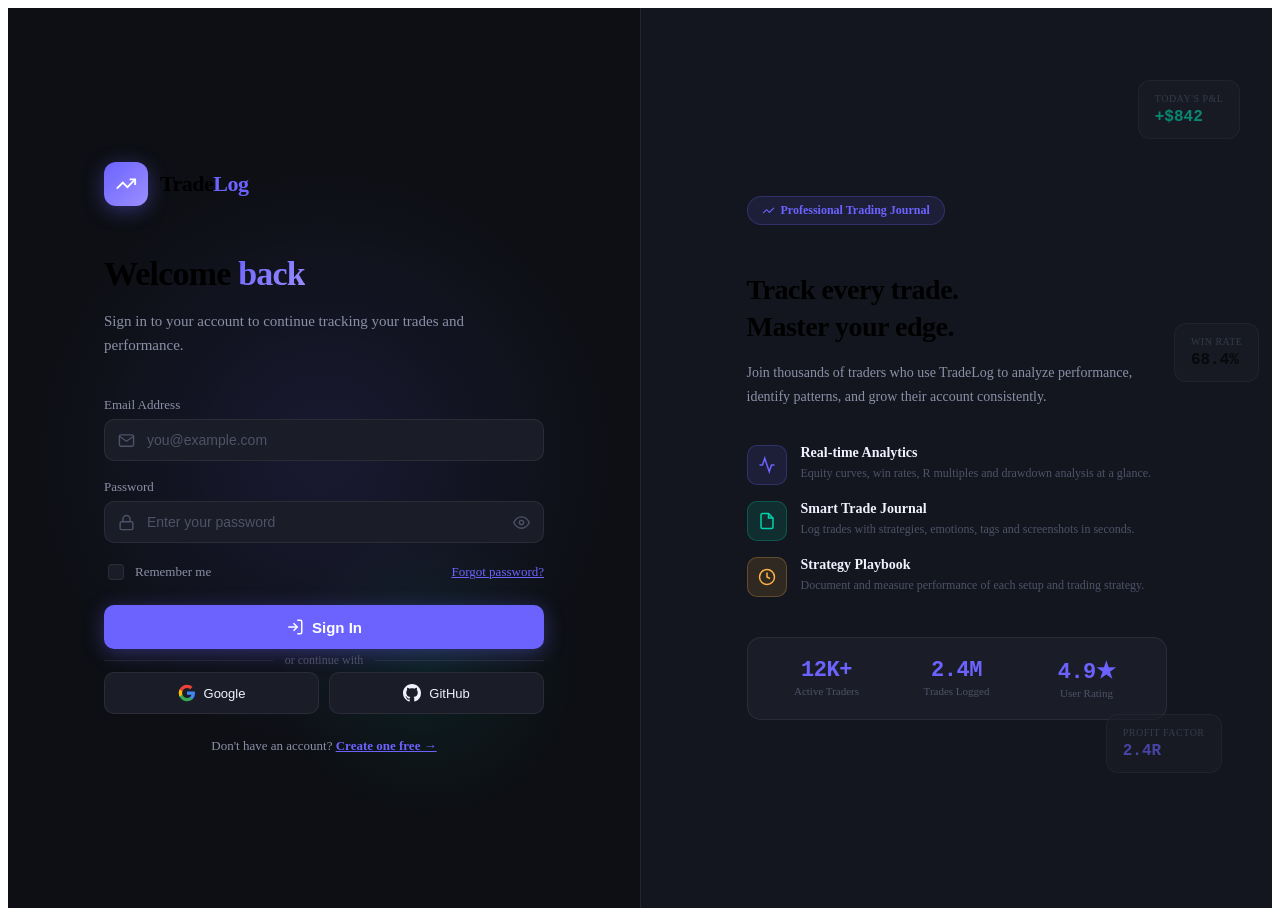
<file: login.html>
<!DOCTYPE html>
<html lang="en">
<head>
  <meta charset="UTF-8">
  <meta name="viewport" content="width=device-width, initial-scale=1.0">
  <title>TradeLog — Sign In</title>
  <link rel="stylesheet" href="css/variables.css">
<link rel="stylesheet" href="css/layout.css">
<link rel="stylesheet" href="css/components.css">
  <style>
    /* ── AUTH LAYOUT ── */
    .auth-page {
      min-height: 100vh;
      display: grid;
      grid-template-columns: 1fr 1fr;
    }

    /* ── LEFT PANEL ── */
    .auth-left {
      background: var(--clr-bg-base);
      display: flex;
      align-items: center;
      justify-content: center;
      padding: var(--sp-xl);
      position: relative;
      overflow: hidden;
    }

    .auth-left::before {
      content: '';
      position: absolute;
      width: 600px;
      height: 600px;
      background: radial-gradient(circle, rgba(108,99,255,0.12) 0%, transparent 70%);
      top: 50%;
      left: 50%;
      transform: translate(-50%, -50%);
      pointer-events: none;
    }

    .auth-left::after {
      content: '';
      position: absolute;
      width: 300px;
      height: 300px;
      background: radial-gradient(circle, rgba(0,212,170,0.08) 0%, transparent 70%);
      bottom: 10%;
      right: 10%;
      pointer-events: none;
    }

    .auth-left-content {
      position: relative;
      z-index: 1;
      max-width: 440px;
      width: 100%;
    }

    .auth-logo {
      display: flex;
      align-items: center;
      gap: 12px;
      margin-bottom: 48px;
    }

    .auth-logo-icon {
      width: 44px;
      height: 44px;
      background: linear-gradient(135deg, var(--clr-accent), #9B8FFF);
      border-radius: 12px;
      display: flex;
      align-items: center;
      justify-content: center;
      box-shadow: 0 4px 20px rgba(108,99,255,0.4);
    }

    .auth-logo-icon svg {
      width: 22px;
      height: 22px;
      color: #fff;
    }

    .auth-logo-text {
      font-size: 22px;
      font-weight: 800;
      letter-spacing: -0.5px;
    }

    .auth-logo-text span { color: var(--clr-accent); }

    .auth-heading {
      font-size: 34px;
      font-weight: 800;
      letter-spacing: -0.8px;
      line-height: 1.2;
      margin-bottom: 12px;
    }

    .auth-heading span {
      background: linear-gradient(135deg, var(--clr-accent), #9B8FFF);
      -webkit-background-clip: text;
      -webkit-text-fill-color: transparent;
      background-clip: text;
    }

    .auth-subtext {
      color: var(--clr-text-secondary);
      font-size: 15px;
      line-height: 1.6;
      margin-bottom: 40px;
    }

    /* ── FORM ── */
    .auth-form {
      display: flex;
      flex-direction: column;
      gap: 18px;
    }

    .form-group {
      display: flex;
      flex-direction: column;
      gap: 6px;
    }

    .form-label {
      font-size: 13px;
      font-weight: 500;
      color: var(--clr-text-secondary);
    }

    .form-input-wrap {
      position: relative;
      display: flex;
      align-items: center;
    }

    .form-input-icon {
      position: absolute;
      left: 14px;
      color: var(--clr-text-muted);
      pointer-events: none;
      display: flex;
    }

    .form-input-icon svg {
      width: 17px;
      height: 17px;
    }

    .form-input {
      width: 100%;
      padding: 12px 14px 12px 42px;
      background: var(--clr-bg-elevated);
      border: 1px solid var(--clr-border);
      border-radius: 10px;
      color: var(--clr-text-primary);
      font-size: 14px;
      font-family: var(--font-primary);
      outline: none;
      transition: all 0.2s ease;
    }

    .form-input:focus {
      border-color: var(--clr-accent);
      background: var(--clr-bg-hover);
      box-shadow: 0 0 0 3px rgba(108,99,255,0.15);
    }

    .form-input::placeholder { color: var(--clr-text-muted); }

    .input-password-toggle {
      position: absolute;
      right: 14px;
      background: none;
      border: none;
      color: var(--clr-text-muted);
      cursor: pointer;
      padding: 0;
      display: flex;
      transition: color 0.15s;
    }

    .input-password-toggle:hover { color: var(--clr-text-primary); }
    .input-password-toggle svg { width: 17px; height: 17px; }

    .form-row-inline {
      display: flex;
      align-items: center;
      justify-content: space-between;
    }

    .form-checkbox-label {
      display: flex;
      align-items: center;
      gap: 8px;
      font-size: 13px;
      color: var(--clr-text-secondary);
      cursor: pointer;
      user-select: none;
    }

    .form-checkbox {
      width: 16px;
      height: 16px;
      border: 1.5px solid var(--clr-border);
      border-radius: 4px;
      background: var(--clr-bg-elevated);
      appearance: none;
      cursor: pointer;
      position: relative;
      flex-shrink: 0;
      transition: all 0.15s;
    }

    .form-checkbox:checked {
      background: var(--clr-accent);
      border-color: var(--clr-accent);
    }

    .form-checkbox:checked::after {
      content: '';
      position: absolute;
      left: 4px;
      top: 1px;
      width: 5px;
      height: 9px;
      border: 2px solid #fff;
      border-top: none;
      border-left: none;
      transform: rotate(45deg);
    }

    .form-forgot {
      font-size: 13px;
      color: var(--clr-accent);
      font-weight: 500;
      transition: opacity 0.15s;
    }

    .form-forgot:hover { opacity: 0.8; }

    /* ── BTN ── */
    .btn-auth {
      width: 100%;
      padding: 13px;
      background: var(--clr-accent);
      color: #fff;
      border: none;
      border-radius: 10px;
      font-size: 15px;
      font-weight: 600;
      font-family: var(--font-primary);
      cursor: pointer;
      transition: all 0.2s ease;
      box-shadow: 0 4px 20px rgba(108,99,255,0.35);
      display: flex;
      align-items: center;
      justify-content: center;
      gap: 8px;
      margin-top: 4px;
    }

    .btn-auth:hover {
      background: #7B73FF;
      box-shadow: 0 6px 24px rgba(108,99,255,0.5);
      transform: translateY(-1px);
    }

    .btn-auth:active { transform: translateY(0); }

    .btn-auth.loading {
      opacity: 0.7;
      cursor: not-allowed;
      pointer-events: none;
    }

    .btn-auth svg { width: 18px; height: 18px; }

    /* ── DIVIDER ── */
    .auth-divider {
      display: flex;
      align-items: center;
      gap: 12px;
      margin: 4px 0;
    }

    .auth-divider::before,
    .auth-divider::after {
      content: '';
      flex: 1;
      height: 1px;
      background: var(--clr-border);
    }

    .auth-divider span {
      font-size: 12px;
      color: var(--clr-text-muted);
      white-space: nowrap;
    }

    /* ── OAUTH BUTTONS ── */
    .oauth-grid {
      display: grid;
      grid-template-columns: 1fr 1fr;
      gap: 10px;
    }

    .btn-oauth {
      display: flex;
      align-items: center;
      justify-content: center;
      gap: 8px;
      padding: 11px;
      background: var(--clr-bg-elevated);
      border: 1px solid var(--clr-border);
      border-radius: 10px;
      color: var(--clr-text-primary);
      font-size: 13px;
      font-weight: 500;
      font-family: var(--font-primary);
      cursor: pointer;
      transition: all 0.15s ease;
    }

    .btn-oauth:hover {
      background: var(--clr-bg-hover);
      border-color: rgba(255,255,255,0.15);
    }

    .btn-oauth img {
      width: 18px;
      height: 18px;
    }

    /* ── FOOTER ── */
    .auth-footer {
      text-align: center;
      margin-top: 24px;
      font-size: 13px;
      color: var(--clr-text-secondary);
    }

    .auth-footer a {
      color: var(--clr-accent);
      font-weight: 600;
      transition: opacity 0.15s;
    }

    .auth-footer a:hover { opacity: 0.8; }

    /* ── ERROR / SUCCESS ── */
    .form-alert {
      padding: 12px 14px;
      border-radius: 10px;
      font-size: 13px;
      font-weight: 500;
      display: none;
      align-items: center;
      gap: 8px;
    }

    .form-alert.error {
      background: rgba(255,77,109,0.12);
      border: 1px solid rgba(255,77,109,0.3);
      color: #FF4D6D;
      display: flex;
    }

    .form-alert.success {
      background: rgba(0,212,170,0.12);
      border: 1px solid rgba(0,212,170,0.3);
      color: #00D4AA;
      display: flex;
    }

    .form-alert svg { width: 16px; height: 16px; flex-shrink: 0; }

    /* ── RIGHT PANEL ── */
    .auth-right {
      background: var(--clr-bg-surface);
      border-left: 1px solid var(--clr-border);
      display: flex;
      align-items: center;
      justify-content: center;
      padding: var(--sp-xl);
      position: relative;
      overflow: hidden;
    }

    .auth-right-content {
      max-width: 420px;
      width: 100%;
    }

    .auth-right-badge {
      display: inline-flex;
      align-items: center;
      gap: 6px;
      padding: 6px 14px;
      background: rgba(108,99,255,0.12);
      border: 1px solid rgba(108,99,255,0.25);
      border-radius: 999px;
      font-size: 12px;
      font-weight: 600;
      color: var(--clr-accent);
      margin-bottom: 24px;
    }

    .auth-right-badge svg { width: 13px; height: 13px; }

    .auth-right h2 {
      font-size: 28px;
      font-weight: 800;
      letter-spacing: -0.5px;
      line-height: 1.3;
      margin-bottom: 16px;
    }

    .auth-right p {
      font-size: 14px;
      color: var(--clr-text-secondary);
      line-height: 1.7;
      margin-bottom: 36px;
    }

    /* ── FEATURE LIST ── */
    .feature-list {
      display: flex;
      flex-direction: column;
      gap: 16px;
      margin-bottom: 40px;
    }

    .feature-item {
      display: flex;
      align-items: flex-start;
      gap: 14px;
    }

    .feature-icon {
      width: 38px;
      height: 38px;
      border-radius: 10px;
      background: var(--clr-bg-elevated);
      border: 1px solid var(--clr-border);
      display: flex;
      align-items: center;
      justify-content: center;
      flex-shrink: 0;
    }

    .feature-icon svg { width: 18px; height: 18px; }

    .feature-text strong {
      display: block;
      font-size: 14px;
      font-weight: 600;
      color: var(--clr-text-primary);
      margin-bottom: 2px;
    }

    .feature-text span {
      font-size: 12px;
      color: var(--clr-text-muted);
      line-height: 1.5;
    }

    /* ── STATS ROW ── */
    .auth-stats {
      display: grid;
      grid-template-columns: repeat(3, 1fr);
      gap: 12px;
      padding: 20px;
      background: var(--clr-bg-elevated);
      border: 1px solid var(--clr-border);
      border-radius: 14px;
    }

    .auth-stat {
      text-align: center;
    }

    .auth-stat-value {
      font-size: 22px;
      font-weight: 800;
      font-family: var(--font-mono);
      color: var(--clr-accent);
      letter-spacing: -0.5px;
    }

    .auth-stat-label {
      font-size: 11px;
      color: var(--clr-text-muted);
      margin-top: 2px;
    }

    /* ── FLOATING CARDS ── */
    .float-cards {
      position: absolute;
      inset: 0;
      pointer-events: none;
      overflow: hidden;
    }

    .float-card {
      position: absolute;
      background: var(--clr-bg-elevated);
      border: 1px solid var(--clr-border);
      border-radius: 12px;
      padding: 12px 16px;
      opacity: 0.6;
      animation: floatCard 6s ease-in-out infinite;
    }

    .float-card:nth-child(1) {
      top: 8%;
      right: 5%;
      animation-delay: 0s;
    }

    .float-card:nth-child(2) {
      top: 35%;
      right: 2%;
      animation-delay: 2s;
    }

    .float-card:nth-child(3) {
      bottom: 15%;
      right: 8%;
      animation-delay: 4s;
    }

    @keyframes floatCard {
      0%, 100% { transform: translateY(0); }
      50%       { transform: translateY(-12px); }
    }

    .float-card-label {
      font-size: 10px;
      color: var(--clr-text-muted);
      text-transform: uppercase;
      letter-spacing: 0.5px;
      margin-bottom: 4px;
    }

    .float-card-value {
      font-size: 16px;
      font-weight: 700;
      font-family: var(--font-mono);
    }

    /* ── RESPONSIVE ── */
    @media (max-width: 900px) {
      .auth-page { grid-template-columns: 1fr; }
      .auth-right { display: none; }
      .auth-left { padding: 32px 20px; }
    }
  </style>
</head>
<body>

<div class="auth-page">

  <!-- ═══ LEFT — FORM ═══ -->
  <div class="auth-left">
    <div class="auth-left-content">

      <!-- Logo -->
      <div class="auth-logo">
        <div class="auth-logo-icon">
          <svg viewBox="0 0 24 24" fill="none" stroke="currentColor" stroke-width="2">
            <polyline points="22 7 13.5 15.5 8.5 10.5 2 17"/>
            <polyline points="16 7 22 7 22 13"/>
          </svg>
        </div>
        <span class="auth-logo-text">Trade<span>Log</span></span>
      </div>

      <!-- Heading -->
      <h1 class="auth-heading">Welcome <span>back</span></h1>
      <p class="auth-subtext">Sign in to your account to continue tracking your trades and performance.</p>

      <!-- Alert -->
      <div class="form-alert" id="formAlert">
        <svg viewBox="0 0 24 24" fill="none" stroke="currentColor" stroke-width="2">
          <circle cx="12" cy="12" r="10"/>
          <line x1="12" y1="8" x2="12" y2="12"/>
          <line x1="12" y1="16" x2="12.01" y2="16"/>
        </svg>
        <span id="alertText">Invalid email or password.</span>
      </div>

      <!-- Form -->
      <form class="auth-form" id="loginForm" onsubmit="handleLogin(event)">

        <div class="form-group">
          <label class="form-label">Email Address</label>
          <div class="form-input-wrap">
            <span class="form-input-icon">
              <svg viewBox="0 0 24 24" fill="none" stroke="currentColor" stroke-width="2">
                <path d="M4 4h16c1.1 0 2 .9 2 2v12c0 1.1-.9 2-2 2H4c-1.1 0-2-.9-2-2V6c0-1.1.9-2 2-2z"/>
                <polyline points="22,6 12,13 2,6"/>
              </svg>
            </span>
            <input
              type="email"
              class="form-input"
              id="loginEmail"
              placeholder="you@example.com"
              autocomplete="email"
              required
            >
          </div>
        </div>

        <div class="form-group">
          <label class="form-label">Password</label>
          <div class="form-input-wrap">
            <span class="form-input-icon">
              <svg viewBox="0 0 24 24" fill="none" stroke="currentColor" stroke-width="2">
                <rect x="3" y="11" width="18" height="11" rx="2" ry="2"/>
                <path d="M7 11V7a5 5 0 0 1 10 0v4"/>
              </svg>
            </span>
            <input
              type="password"
              class="form-input"
              id="loginPassword"
              placeholder="Enter your password"
              autocomplete="current-password"
              required
            >
            <button type="button" class="input-password-toggle" onclick="togglePassword('loginPassword', this)">
              <svg viewBox="0 0 24 24" fill="none" stroke="currentColor" stroke-width="2" class="eye-icon">
                <path d="M1 12s4-8 11-8 11 8 11 8-4 8-11 8-11-8-11-8z"/>
                <circle cx="12" cy="12" r="3"/>
              </svg>
            </button>
          </div>
        </div>

        <div class="form-row-inline">
          <label class="form-checkbox-label">
            <input type="checkbox" class="form-checkbox" id="rememberMe">
            Remember me
          </label>
          <a href="forgot-password.html" class="form-forgot">Forgot password?</a>
        </div>

        <button type="submit" class="btn-auth" id="loginBtn">
          <svg viewBox="0 0 24 24" fill="none" stroke="currentColor" stroke-width="2">
            <path d="M15 3h4a2 2 0 0 1 2 2v14a2 2 0 0 1-2 2h-4"/>
            <polyline points="10 17 15 12 10 7"/>
            <line x1="15" y1="12" x2="3" y2="12"/>
          </svg>
          Sign In
        </button>

      </form>

      <div class="auth-divider"><span>or continue with</span></div>

      <div class="oauth-grid">
        <button class="btn-oauth" onclick="handleOAuth('google')">
          <svg viewBox="0 0 24 24" width="18" height="18">
            <path fill="#4285F4" d="M22.56 12.25c0-.78-.07-1.53-.2-2.25H12v4.26h5.92c-.26 1.37-1.04 2.53-2.21 3.31v2.77h3.57c2.08-1.92 3.28-4.74 3.28-8.09z"/>
            <path fill="#34A853" d="M12 23c2.97 0 5.46-.98 7.28-2.66l-3.57-2.77c-.98.66-2.23 1.06-3.71 1.06-2.86 0-5.29-1.93-6.16-4.53H2.18v2.84C3.99 20.53 7.7 23 12 23z"/>
            <path fill="#FBBC05" d="M5.84 14.09c-.22-.66-.35-1.36-.35-2.09s.13-1.43.35-2.09V7.07H2.18C1.43 8.55 1 10.22 1 12s.43 3.45 1.18 4.93l2.85-2.22.81-.62z"/>
            <path fill="#EA4335" d="M12 5.38c1.62 0 3.06.56 4.21 1.64l3.15-3.15C17.45 2.09 14.97 1 12 1 7.7 1 3.99 3.47 2.18 7.07l3.66 2.84c.87-2.6 3.3-4.53 6.16-4.53z"/>
          </svg>
          Google
        </button>
        <button class="btn-oauth" onclick="handleOAuth('github')">
          <svg viewBox="0 0 24 24" width="18" height="18" fill="currentColor">
            <path d="M12 0C5.37 0 0 5.37 0 12c0 5.31 3.435 9.795 8.205 11.385.6.105.825-.255.825-.57 0-.285-.015-1.23-.015-2.235-3.015.555-3.795-.735-4.035-1.41-.135-.345-.72-1.41-1.23-1.695-.42-.225-1.02-.78-.015-.795.945-.015 1.62.87 1.845 1.23 1.08 1.815 2.805 1.305 3.495.99.105-.78.42-1.305.765-1.605-2.67-.3-5.46-1.335-5.46-5.925 0-1.305.465-2.385 1.23-3.225-.12-.3-.54-1.53.12-3.18 0 0 1.005-.315 3.3 1.23.96-.27 1.98-.405 3-.405s2.04.135 3 .405c2.295-1.56 3.3-1.23 3.3-1.23.66 1.65.24 2.88.12 3.18.765.84 1.23 1.905 1.23 3.225 0 4.605-2.805 5.625-5.475 5.925.435.375.81 1.095.81 2.22 0 1.605-.015 2.895-.015 3.3 0 .315.225.69.825.57A12.02 12.02 0 0 0 24 12c0-6.63-5.37-12-12-12z"/>
          </svg>
          GitHub
        </button>
      </div>

      <div class="auth-footer">
        Don't have an account? <a href="signup.html">Create one free →</a>
      </div>

    </div>
  </div>

  <!-- ═══ RIGHT — VISUAL ═══ -->
  <div class="auth-right">

    <!-- Floating cards -->
    <div class="float-cards">
      <div class="float-card">
        <div class="float-card-label">Today's P&L</div>
        <div class="float-card-value" style="color:var(--clr-profit)">+$842</div>
      </div>
      <div class="float-card">
        <div class="float-card-label">Win Rate</div>
        <div class="float-card-value">68.4%</div>
      </div>
      <div class="float-card">
        <div class="float-card-label">Profit Factor</div>
        <div class="float-card-value" style="color:var(--clr-accent)">2.4R</div>
      </div>
    </div>

    <div class="auth-right-content">
      <div class="auth-right-badge">
        <svg viewBox="0 0 24 24" fill="none" stroke="currentColor" stroke-width="2">
          <polyline points="22 7 13.5 15.5 8.5 10.5 2 17"/>
        </svg>
        Professional Trading Journal
      </div>

      <h2>Track every trade.<br>Master your edge.</h2>
      <p>Join thousands of traders who use TradeLog to analyze performance, identify patterns, and grow their account consistently.</p>

      <div class="feature-list">
        <div class="feature-item">
          <div class="feature-icon" style="background:rgba(108,99,255,0.12);border-color:rgba(108,99,255,0.25)">
            <svg viewBox="0 0 24 24" fill="none" stroke="#6C63FF" stroke-width="2">
              <polyline points="22 12 18 12 15 21 9 3 6 12 2 12"/>
            </svg>
          </div>
          <div class="feature-text">
            <strong>Real-time Analytics</strong>
            <span>Equity curves, win rates, R multiples and drawdown analysis at a glance.</span>
          </div>
        </div>
        <div class="feature-item">
          <div class="feature-icon" style="background:rgba(0,212,170,0.12);border-color:rgba(0,212,170,0.25)">
            <svg viewBox="0 0 24 24" fill="none" stroke="#00D4AA" stroke-width="2">
              <path d="M14 2H6a2 2 0 0 0-2 2v16a2 2 0 0 0 2 2h12a2 2 0 0 0 2-2V8z"/>
              <polyline points="14 2 14 8 20 8"/>
            </svg>
          </div>
          <div class="feature-text">
            <strong>Smart Trade Journal</strong>
            <span>Log trades with strategies, emotions, tags and screenshots in seconds.</span>
          </div>
        </div>
        <div class="feature-item">
          <div class="feature-icon" style="background:rgba(255,179,71,0.12);border-color:rgba(255,179,71,0.25)">
            <svg viewBox="0 0 24 24" fill="none" stroke="#FFB347" stroke-width="2">
              <circle cx="12" cy="12" r="10"/>
              <polyline points="12 6 12 12 16 14"/>
            </svg>
          </div>
          <div class="feature-text">
            <strong>Strategy Playbook</strong>
            <span>Document and measure performance of each setup and trading strategy.</span>
          </div>
        </div>
      </div>

      <div class="auth-stats">
        <div class="auth-stat">
          <div class="auth-stat-value">12K+</div>
          <div class="auth-stat-label">Active Traders</div>
        </div>
        <div class="auth-stat">
          <div class="auth-stat-value">2.4M</div>
          <div class="auth-stat-label">Trades Logged</div>
        </div>
        <div class="auth-stat">
          <div class="auth-stat-value">4.9★</div>
          <div class="auth-stat-label">User Rating</div>
        </div>
      </div>
    </div>

  </div>
</div>

<script>
  /* ── Password Toggle ── */
  function togglePassword(inputId, btn) {
    const input = document.getElementById(inputId);
    const isPass = input.type === 'password';
    input.type = isPass ? 'text' : 'password';
    btn.innerHTML = isPass
      ? `<svg viewBox="0 0 24 24" fill="none" stroke="currentColor" stroke-width="2" style="width:17px;height:17px"><path d="M17.94 17.94A10.07 10.07 0 0 1 12 20c-7 0-11-8-11-8a18.45 18.45 0 0 1 5.06-5.94"/><path d="M9.9 4.24A9.12 9.12 0 0 1 12 4c7 0 11 8 11 8a18.5 18.5 0 0 1-2.16 3.19"/><line x1="1" y1="1" x2="23" y2="23"/></svg>`
      : `<svg viewBox="0 0 24 24" fill="none" stroke="currentColor" stroke-width="2" style="width:17px;height:17px"><path d="M1 12s4-8 11-8 11 8 11 8-4 8-11 8-11-8-11-8z"/><circle cx="12" cy="12" r="3"/></svg>`;
  }

  /* ── Login Handler (demo — Supabase baad mein) ── */
  async function handleLogin(e) {
    e.preventDefault();

    const email    = document.getElementById('loginEmail').value.trim();
    const password = document.getElementById('loginPassword').value;
    const btn      = document.getElementById('loginBtn');
    const alert    = document.getElementById('formAlert');

    /* Hide alert */
    alert.className = 'form-alert';

    /* Loading state */
    btn.classList.add('loading');
    btn.innerHTML = `
      <svg viewBox="0 0 24 24" fill="none" stroke="currentColor" stroke-width="2" style="width:18px;height:18px;animation:spin 1s linear infinite">
        <path d="M21 12a9 9 0 1 1-6.219-8.56"/>
      </svg>
      Signing in...
    `;

    /* Demo auth — Replace with Supabase */
    await new Promise(r => setTimeout(r, 1200));

    /* Demo: accept any valid email/password */
    if (email && password.length >= 6) {
      /* Success */
      btn.innerHTML = `
        <svg viewBox="0 0 24 24" fill="none" stroke="currentColor" stroke-width="2" style="width:18px;height:18px">
          <polyline points="20 6 9 17 4 12"/>
        </svg>
        Success! Redirecting...
      `;
      btn.style.background = '#00D4AA';

      /* Save session demo */
      localStorage.setItem('tradelog_user', JSON.stringify({ email, name: email.split('@')[0] }));

      setTimeout(() => { window.location.href = 'index.html'; }, 800);

    } else {
      /* Error */
      btn.classList.remove('loading');
      btn.innerHTML = `
        <svg viewBox="0 0 24 24" fill="none" stroke="currentColor" stroke-width="2" style="width:18px;height:18px">
          <path d="M15 3h4a2 2 0 0 1 2 2v14a2 2 0 0 1-2 2h-4"/>
          <polyline points="10 17 15 12 10 7"/>
          <line x1="15" y1="12" x2="3" y2="12"/>
        </svg>
        Sign In
      `;

      document.getElementById('alertText').textContent =
        'Invalid email or password. Please try again.';
      alert.className = 'form-alert error';

      /* Shake form */
      document.getElementById('loginForm').style.animation = 'none';
      document.getElementById('loginForm').offsetHeight;
      document.getElementById('loginForm').style.animation = 'shake 0.4s ease';
    }
  }

  /* ── OAuth (placeholder) ── */
  function handleOAuth(provider) {
    alert(`${provider} OAuth — Supabase se connect hoga. Abhi demo mode mein hai.`);
  }

  /* ── Check if already logged in ── */
  if (localStorage.getItem('tradelog_user')) {
    window.location.href = 'index.html';
  }

  /* ── Shake animation ── */
  const style = document.createElement('style');
  style.textContent = `
    @keyframes shake {
      0%,100% { transform: translateX(0); }
      20%      { transform: translateX(-8px); }
      40%      { transform: translateX(8px); }
      60%      { transform: translateX(-6px); }
      80%      { transform: translateX(6px); }
    }
    @keyframes spin {
      to { transform: rotate(360deg); }
    }
  `;
  document.head.appendChild(style);
</script>
</body>
</html>
</file>
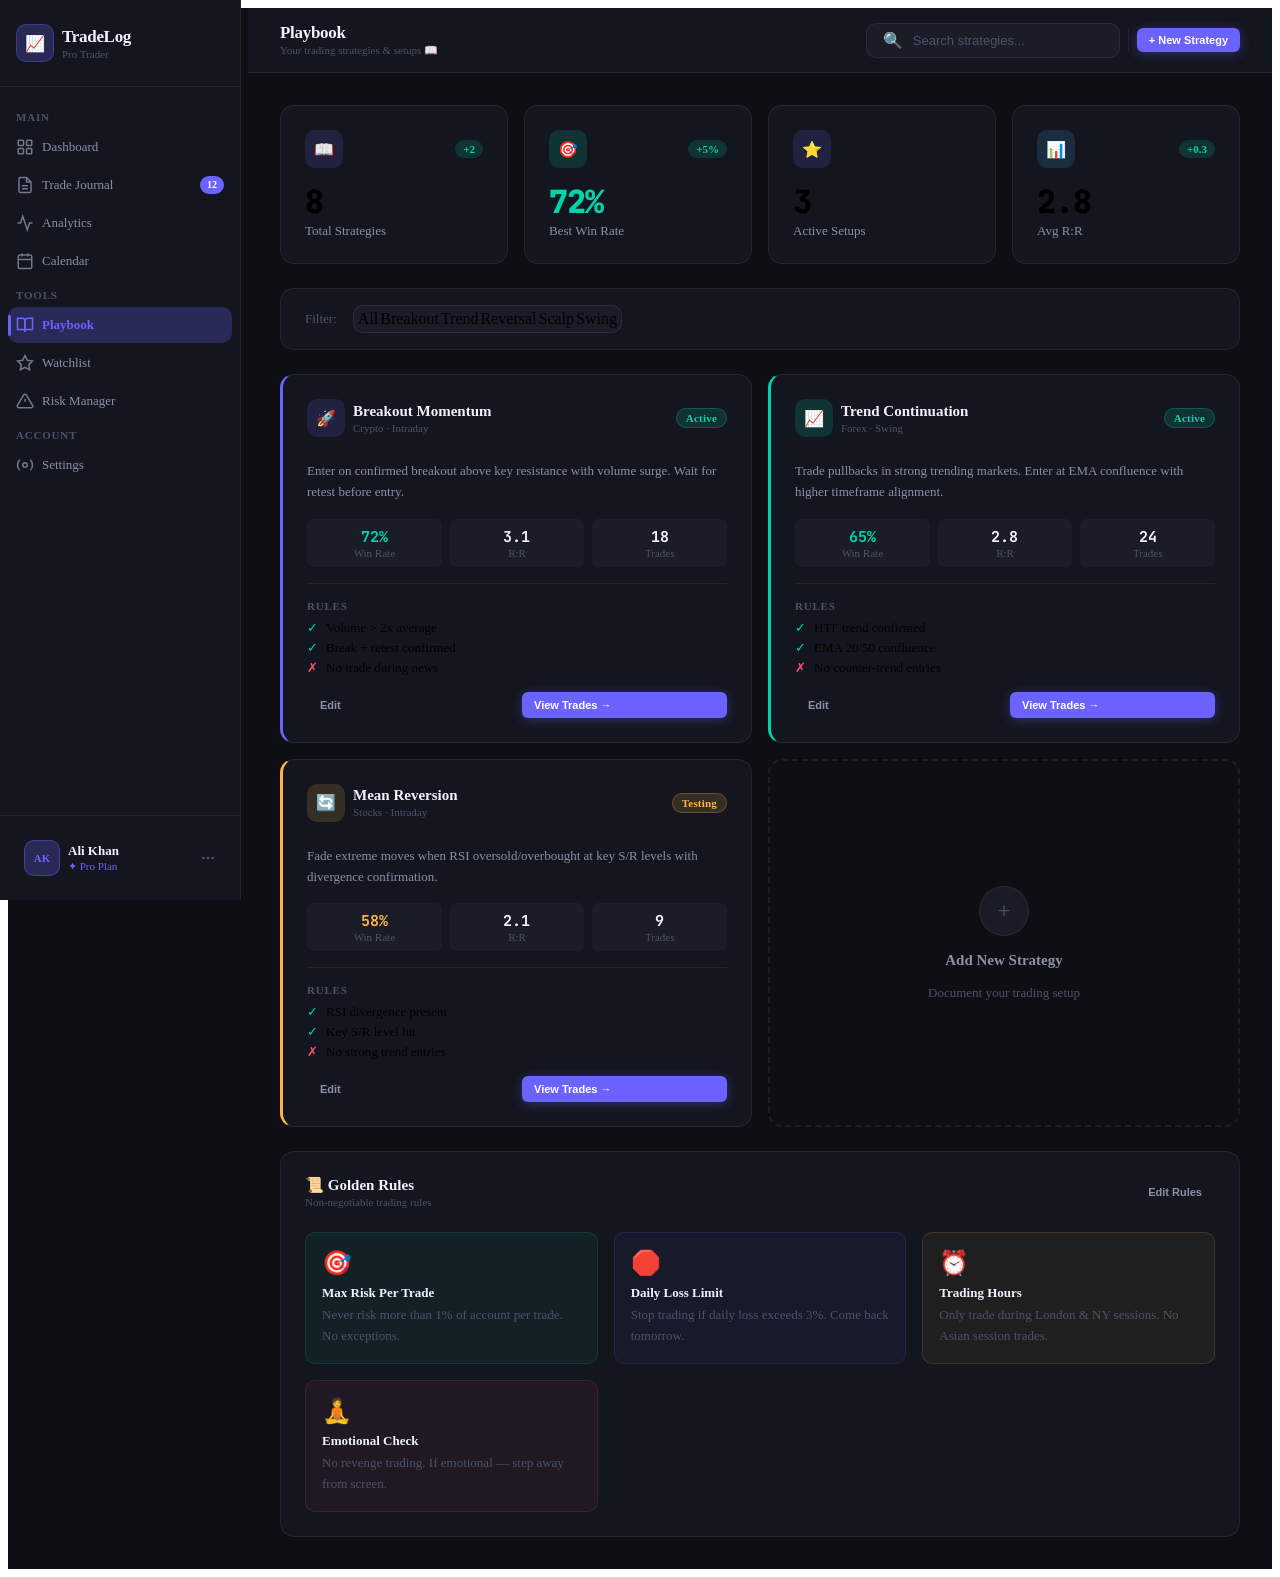
<file: playbook.html>
<!DOCTYPE html>
<html lang="en">
<head>
  <meta charset="UTF-8">
  <meta name="viewport" content="width=device-width, initial-scale=1.0">
  <title>Playbook — TradeLog</title>
  <link rel="preconnect" href="https://fonts.googleapis.com">
  <link href="https://fonts.googleapis.com/css2?family=Inter:wght@400;500;600;700;800&family=JetBrains+Mono:wght@400;600&display=swap" rel="stylesheet">
  <link rel="stylesheet" href="css/variables.css">
<link rel="stylesheet" href="css/layout.css">
<link rel="stylesheet" href="css/components.css">
</head>
<body>
<div class="app-layout">

  <!-- ═══ SIDEBAR ═══ -->
  <aside class="sidebar" id="sidebar">
    <div class="sidebar-logo">
      <div class="sidebar-logo-icon">📈</div>
      <div>
        <div class="sidebar-logo-text">TradeLog</div>
        <div class="sidebar-logo-sub">Pro Trader</div>
      </div>
    </div>

    <nav class="sidebar-nav">
      <span class="nav-section-label">Main</span>

      <a href="dashboard.html" class="nav-item" data-page="dashboard">
        <svg class="nav-item-icon" viewBox="0 0 24 24" fill="none" stroke="currentColor" stroke-width="2">
          <rect x="3" y="3" width="7" height="7" rx="1"/>
          <rect x="14" y="3" width="7" height="7" rx="1"/>
          <rect x="3" y="14" width="7" height="7" rx="1"/>
          <rect x="14" y="14" width="7" height="7" rx="1"/>
        </svg>
        Dashboard
      </a>

      <a href="journal.html" class="nav-item" data-page="journal">
        <svg class="nav-item-icon" viewBox="0 0 24 24" fill="none" stroke="currentColor" stroke-width="2">
          <path d="M14 2H6a2 2 0 0 0-2 2v16a2 2 0 0 0 2 2h12a2 2 0 0 0 2-2V8z"/>
          <polyline points="14 2 14 8 20 8"/>
          <line x1="16" y1="13" x2="8" y2="13"/>
          <line x1="16" y1="17" x2="8" y2="17"/>
        </svg>
        Trade Journal
        <span class="nav-badge">12</span>
      </a>

      <a href="analytics.html" class="nav-item" data-page="analytics">
        <svg class="nav-item-icon" viewBox="0 0 24 24" fill="none" stroke="currentColor" stroke-width="2">
          <polyline points="22 12 18 12 15 21 9 3 6 12 2 12"/>
        </svg>
        Analytics
      </a>

      <a href="calendar.html" class="nav-item" data-page="calendar">
        <svg class="nav-item-icon" viewBox="0 0 24 24" fill="none" stroke="currentColor" stroke-width="2">
          <rect x="3" y="4" width="18" height="18" rx="2"/>
          <line x1="16" y1="2" x2="16" y2="6"/>
          <line x1="8" y1="2" x2="8" y2="6"/>
          <line x1="3" y1="10" x2="21" y2="10"/>
        </svg>
        Calendar
      </a>

      <span class="nav-section-label">Tools</span>

      <a href="playbook.html" class="nav-item active" data-page="playbook">
        <svg class="nav-item-icon" viewBox="0 0 24 24" fill="none" stroke="currentColor" stroke-width="2">
          <path d="M2 3h6a4 4 0 0 1 4 4v14a3 3 0 0 0-3-3H2z"/>
          <path d="M22 3h-6a4 4 0 0 0-4 4v14a3 3 0 0 1 3-3h7z"/>
        </svg>
        Playbook
      </a>

      <a href="watchlist.html" class="nav-item" data-page="watchlist">
        <svg class="nav-item-icon" viewBox="0 0 24 24" fill="none" stroke="currentColor" stroke-width="2">
          <polygon points="12 2 15.09 8.26 22 9.27 17 14.14 18.18 21.02 12 17.77 5.82 21.02 7 14.14 2 9.27 8.91 8.26 12 2"/>
        </svg>
        Watchlist
      </a>

      <a href="risk-manager.html" class="nav-item" data-page="risk">
        <svg class="nav-item-icon" viewBox="0 0 24 24" fill="none" stroke="currentColor" stroke-width="2">
          <path d="M10.29 3.86L1.82 18a2 2 0 0 0 1.71 3h16.94a2 2 0 0 0 1.71-3L13.71 3.86a2 2 0 0 0-3.42 0z"/>
          <line x1="12" y1="9" x2="12" y2="13"/>
          <line x1="12" y1="17" x2="12.01" y2="17"/>
        </svg>
        Risk Manager
      </a>

      <span class="nav-section-label">Account</span>

      <a href="settings.html" class="nav-item" data-page="settings">
        <svg class="nav-item-icon" viewBox="0 0 24 24" fill="none" stroke="currentColor" stroke-width="2">
          <circle cx="12" cy="12" r="3"/>
          <path d="M19.07 4.93a10 10 0 0 1 0 14.14M4.93 4.93a10 10 0 0 0 0 14.14"/>
        </svg>
        Settings
      </a>
    </nav>

    <div class="sidebar-footer">
      <div class="sidebar-user">
        <div class="user-avatar">AK</div>
        <div class="user-info">
          <div class="user-name">Ali Khan</div>
          <div class="user-plan">✦ Pro Plan</div>
        </div>
        <svg width="16" height="16" viewBox="0 0 24 24" fill="none" stroke="currentColor" stroke-width="2" style="color:var(--clr-text-muted)">
          <circle cx="12" cy="12" r="1"/>
          <circle cx="19" cy="12" r="1"/>
          <circle cx="5" cy="12" r="1"/>
        </svg>
      </div>
    </div>
  </aside>

  <!-- ═══ MAIN CONTENT ═══ -->
  <div class="app-content">

    <!-- TOPBAR -->
    <header class="topbar">
      <div class="topbar-left">
        <div>
          <div class="page-title">Playbook</div>
          <div class="page-subtitle">Your trading strategies & setups 📖</div>
        </div>
      </div>
      <div class="topbar-right">
        <div class="search-bar">
          <span class="search-icon">🔍</span>
          <input type="text" class="search-input" placeholder="Search strategies...">
        </div>
        <div class="topbar-divider"></div>
        <button class="btn btn-primary btn-sm"
          onclick="document.getElementById('addStrategyModal').classList.add('open')">
          + New Strategy
        </button>
      </div>
    </header>

    <!-- PAGE CONTENT -->
    <main class="page-content">

     <!-- ── STATS ROW ── -->
<div class="dashboard-stats">
  <div class="stat-card">
    <div class="stat-header">
      <div class="stat-icon">📖</div>
      <span class="stat-change up">+2</span>
    </div>
    <div class="stat-value">8</div>
    <div class="stat-label">Total Strategies</div>
  </div>

  <div class="stat-card profit">
    <div class="stat-header">
      <div class="stat-icon">🎯</div>
      <span class="stat-change up">+5%</span>
    </div>
    <div class="stat-value" style="color:var(--clr-profit)">72%</div>
    <div class="stat-label">Best Win Rate</div>
  </div>

  <div class="stat-card">
    <div class="stat-header">
      <div class="stat-icon">⭐</div>
    </div>
    <div class="stat-value">3</div>
    <div class="stat-label">Active Setups</div>
  </div>

  <div class="stat-card info">
    <div class="stat-header">
      <div class="stat-icon">📊</div>
      <span class="stat-change up">+0.3</span>
    </div>
    <div class="stat-value">2.8</div>
    <div class="stat-label">Avg R:R</div>
  </div>
</div>
      
      <!-- ── FILTER TABS ── -->
      <div class="card" style="padding:var(--sp-md) var(--sp-lg)">
        <div style="display:flex;gap:var(--sp-sm);align-items:center;flex-wrap:wrap">
          <span style="font-size:var(--fs-sm);color:var(--clr-text-muted);margin-right:var(--sp-sm)">Filter:</span>
          <div class="tabs">
            <div class="tab-item active">All</div>
            <div class="tab-item">Breakout</div>
            <div class="tab-item">Trend</div>
            <div class="tab-item">Reversal</div>
            <div class="tab-item">Scalp</div>
            <div class="tab-item">Swing</div>
          </div>
        </div>
      </div>

      <!-- ── STRATEGY CARDS GRID ── -->
      <div style="display:grid;grid-template-columns:repeat(auto-fill,minmax(340px,1fr));gap:var(--sp-md)">

        <!-- Card 1 — Breakout Momentum -->
        <div class="card" style="border-left:3px solid var(--clr-accent);cursor:pointer"
          onmouseover="this.style.transform='translateY(-2px)'"
          onmouseout="this.style.transform='translateY(0)'">
          <div class="card-header">
            <div style="display:flex;align-items:center;gap:var(--sp-sm)">
              <div class="stat-card-icon purple">🚀</div>
              <div>
                <div class="card-title">Breakout Momentum</div>
                <div class="card-subtitle">Crypto · Intraday</div>
              </div>
            </div>
            <span class="badge badge-profit">Active</span>
          </div>

          <p style="font-size:var(--fs-sm);color:var(--clr-text-secondary);line-height:1.6;margin-bottom:var(--sp-md)">
            Enter on confirmed breakout above key resistance with volume surge. Wait for retest before entry.
          </p>

          <!-- Mini Stats -->
          <div style="display:grid;grid-template-columns:repeat(3,1fr);gap:var(--sp-sm);margin-bottom:var(--sp-md)">
            <div style="text-align:center;padding:var(--sp-sm);background:var(--clr-bg-elevated);border-radius:var(--r-sm)">
              <div style="font-size:var(--fs-base);font-weight:700;color:var(--clr-profit);font-family:var(--font-mono)">72%</div>
              <div style="font-size:var(--fs-xs);color:var(--clr-text-muted)">Win Rate</div>
            </div>
            <div style="text-align:center;padding:var(--sp-sm);background:var(--clr-bg-elevated);border-radius:var(--r-sm)">
              <div style="font-size:var(--fs-base);font-weight:700;color:var(--clr-text-primary);font-family:var(--font-mono)">3.1</div>
              <div style="font-size:var(--fs-xs);color:var(--clr-text-muted)">R:R</div>
            </div>
            <div style="text-align:center;padding:var(--sp-sm);background:var(--clr-bg-elevated);border-radius:var(--r-sm)">
              <div style="font-size:var(--fs-base);font-weight:700;color:var(--clr-text-primary);font-family:var(--font-mono)">18</div>
              <div style="font-size:var(--fs-xs);color:var(--clr-text-muted)">Trades</div>
            </div>
          </div>

          <!-- Rules -->
          <div style="border-top:1px solid var(--clr-border);padding-top:var(--sp-md)">
            <div style="font-size:var(--fs-xs);font-weight:600;color:var(--clr-text-muted);text-transform:uppercase;letter-spacing:0.8px;margin-bottom:var(--sp-sm)">Rules</div>
            <div style="display:flex;flex-direction:column;gap:var(--sp-xs)">
              <div style="font-size:var(--fs-sm);display:flex;gap:var(--sp-sm)"><span style="color:var(--clr-profit)">✓</span> Volume > 2x average</div>
              <div style="font-size:var(--fs-sm);display:flex;gap:var(--sp-sm)"><span style="color:var(--clr-profit)">✓</span> Break + retest confirmed</div>
              <div style="font-size:var(--fs-sm);display:flex;gap:var(--sp-sm)"><span style="color:var(--clr-loss)">✗</span> No trade during news</div>
            </div>
          </div>

          <div style="display:flex;gap:var(--sp-sm);margin-top:var(--sp-md)">
            <button class="btn btn-ghost btn-sm" style="flex:1">Edit</button>
            <button class="btn btn-primary btn-sm" style="flex:1">View Trades →</button>
          </div>
        </div>

        <!-- Card 2 — Trend Continuation -->
        <div class="card" style="border-left:3px solid var(--clr-profit);cursor:pointer"
          onmouseover="this.style.transform='translateY(-2px)'"
          onmouseout="this.style.transform='translateY(0)'">
          <div class="card-header">
            <div style="display:flex;align-items:center;gap:var(--sp-sm)">
              <div class="stat-card-icon teal">📈</div>
              <div>
                <div class="card-title">Trend Continuation</div>
                <div class="card-subtitle">Forex · Swing</div>
              </div>
            </div>
            <span class="badge badge-profit">Active</span>
          </div>

          <p style="font-size:var(--fs-sm);color:var(--clr-text-secondary);line-height:1.6;margin-bottom:var(--sp-md)">
            Trade pullbacks in strong trending markets. Enter at EMA confluence with higher timeframe alignment.
          </p>

          <div style="display:grid;grid-template-columns:repeat(3,1fr);gap:var(--sp-sm);margin-bottom:var(--sp-md)">
            <div style="text-align:center;padding:var(--sp-sm);background:var(--clr-bg-elevated);border-radius:var(--r-sm)">
              <div style="font-size:var(--fs-base);font-weight:700;color:var(--clr-profit);font-family:var(--font-mono)">65%</div>
              <div style="font-size:var(--fs-xs);color:var(--clr-text-muted)">Win Rate</div>
            </div>
            <div style="text-align:center;padding:var(--sp-sm);background:var(--clr-bg-elevated);border-radius:var(--r-sm)">
              <div style="font-size:var(--fs-base);font-weight:700;color:var(--clr-text-primary);font-family:var(--font-mono)">2.8</div>
              <div style="font-size:var(--fs-xs);color:var(--clr-text-muted)">R:R</div>
            </div>
            <div style="text-align:center;padding:var(--sp-sm);background:var(--clr-bg-elevated);border-radius:var(--r-sm)">
              <div style="font-size:var(--fs-base);font-weight:700;color:var(--clr-text-primary);font-family:var(--font-mono)">24</div>
              <div style="font-size:var(--fs-xs);color:var(--clr-text-muted)">Trades</div>
            </div>
          </div>

          <div style="border-top:1px solid var(--clr-border);padding-top:var(--sp-md)">
            <div style="font-size:var(--fs-xs);font-weight:600;color:var(--clr-text-muted);text-transform:uppercase;letter-spacing:0.8px;margin-bottom:var(--sp-sm)">Rules</div>
            <div style="display:flex;flex-direction:column;gap:var(--sp-xs)">
              <div style="font-size:var(--fs-sm);display:flex;gap:var(--sp-sm)"><span style="color:var(--clr-profit)">✓</span> HTF trend confirmed</div>
              <div style="font-size:var(--fs-sm);display:flex;gap:var(--sp-sm)"><span style="color:var(--clr-profit)">✓</span> EMA 20/50 confluence</div>
              <div style="font-size:var(--fs-sm);display:flex;gap:var(--sp-sm)"><span style="color:var(--clr-loss)">✗</span> No counter-trend entries</div>
            </div>
          </div>

          <div style="display:flex;gap:var(--sp-sm);margin-top:var(--sp-md)">
            <button class="btn btn-ghost btn-sm" style="flex:1">Edit</button>
            <button class="btn btn-primary btn-sm" style="flex:1">View Trades →</button>
          </div>
        </div>

        <!-- Card 3 — Mean Reversion -->
        <div class="card" style="border-left:3px solid var(--clr-warning);cursor:pointer"
          onmouseover="this.style.transform='translateY(-2px)'"
          onmouseout="this.style.transform='translateY(0)'">
          <div class="card-header">
            <div style="display:flex;align-items:center;gap:var(--sp-sm)">
              <div class="stat-card-icon orange">🔄</div>
              <div>
                <div class="card-title">Mean Reversion</div>
                <div class="card-subtitle">Stocks · Intraday</div>
              </div>
            </div>
            <span class="badge badge-warning">Testing</span>
          </div>

          <p style="font-size:var(--fs-sm);color:var(--clr-text-secondary);line-height:1.6;margin-bottom:var(--sp-md)">
            Fade extreme moves when RSI oversold/overbought at key S/R levels with divergence confirmation.
          </p>

          <div style="display:grid;grid-template-columns:repeat(3,1fr);gap:var(--sp-sm);margin-bottom:var(--sp-md)">
            <div style="text-align:center;padding:var(--sp-sm);background:var(--clr-bg-elevated);border-radius:var(--r-sm)">
              <div style="font-size:var(--fs-base);font-weight:700;color:var(--clr-warning);font-family:var(--font-mono)">58%</div>
              <div style="font-size:var(--fs-xs);color:var(--clr-text-muted)">Win Rate</div>
            </div>
            <div style="text-align:center;padding:var(--sp-sm);background:var(--clr-bg-elevated);border-radius:var(--r-sm)">
              <div style="font-size:var(--fs-base);font-weight:700;color:var(--clr-text-primary);font-family:var(--font-mono)">2.1</div>
              <div style="font-size:var(--fs-xs);color:var(--clr-text-muted)">R:R</div>
            </div>
            <div style="text-align:center;padding:var(--sp-sm);background:var(--clr-bg-elevated);border-radius:var(--r-sm)">
              <div style="font-size:var(--fs-base);font-weight:700;color:var(--clr-text-primary);font-family:var(--font-mono)">9</div>
              <div style="font-size:var(--fs-xs);color:var(--clr-text-muted)">Trades</div>
            </div>
          </div>

          <div style="border-top:1px solid var(--clr-border);padding-top:var(--sp-md)">
            <div style="font-size:var(--fs-xs);font-weight:600;color:var(--clr-text-muted);text-transform:uppercase;letter-spacing:0.8px;margin-bottom:var(--sp-sm)">Rules</div>
            <div style="display:flex;flex-direction:column;gap:var(--sp-xs)">
              <div style="font-size:var(--fs-sm);display:flex;gap:var(--sp-sm)"><span style="color:var(--clr-profit)">✓</span> RSI divergence present</div>
              <div style="font-size:var(--fs-sm);display:flex;gap:var(--sp-sm)"><span style="color:var(--clr-profit)">✓</span> Key S/R level hit</div>
              <div style="font-size:var(--fs-sm);display:flex;gap:var(--sp-sm)"><span style="color:var(--clr-loss)">✗</span> No strong trend entries</div>
            </div>
          </div>

          <div style="display:flex;gap:var(--sp-sm);margin-top:var(--sp-md)">
            <button class="btn btn-ghost btn-sm" style="flex:1">Edit</button>
            <button class="btn btn-primary btn-sm" style="flex:1">View Trades →</button>
          </div>
        </div>

        <!-- Add New Card -->
        <div class="card"
          style="border:2px dashed var(--clr-border);background:transparent;display:flex;flex-direction:column;align-items:center;justify-content:center;gap:var(--sp-md);min-height:280px;cursor:pointer;transition:all var(--t-normal)"
          onmouseover="this.style.borderColor='var(--clr-accent)';this.style.background='var(--clr-accent-glow)'"
          onmouseout="this.style.borderColor='var(--clr-border)';this.style.background='transparent'"
          onclick="document.getElementById('addStrategyModal').classList.add('open')">
          <div style="width:48px;height:48px;border-radius:var(--r-full);background:var(--clr-bg-elevated);border:1px solid var(--clr-border);display:flex;align-items:center;justify-content:center;font-size:var(--fs-xl);color:var(--clr-text-muted)">+</div>
          <div style="font-size:var(--fs-base);font-weight:600;color:var(--clr-text-secondary)">Add New Strategy</div>
          <div style="font-size:var(--fs-sm);color:var(--clr-text-muted)">Document your trading setup</div>
        </div>

      </div>

      <!-- ── GOLDEN RULES ── -->
      <div class="card">
        <div class="card-header">
          <div>
            <div class="card-title">📜 Golden Rules</div>
            <div class="card-subtitle">Non-negotiable trading rules</div>
          </div>
          <button class="btn btn-ghost btn-sm">Edit Rules</button>
        </div>
        <div style="display:grid;grid-template-columns:repeat(auto-fill,minmax(240px,1fr));gap:var(--sp-md)">

          <div style="padding:var(--sp-md);background:rgba(0,212,170,0.06);border:1px solid rgba(0,212,170,0.15);border-radius:var(--r-md)">
            <div style="font-size:var(--fs-xl);margin-bottom:var(--sp-sm)">🎯</div>
            <div style="font-size:var(--fs-sm);font-weight:600;color:var(--clr-text-primary);margin-bottom:var(--sp-xs)">Max Risk Per Trade</div>
            <div style="font-size:var(--fs-sm);color:var(--clr-text-muted);line-height:1.6">Never risk more than 1% of account per trade. No exceptions.</div>
          </div>

          <div style="padding:var(--sp-md);background:rgba(108,99,255,0.06);border:1px solid rgba(108,99,255,0.15);border-radius:var(--r-md)">
            <div style="font-size:var(--fs-xl);margin-bottom:var(--sp-sm)">🛑</div>
            <div style="font-size:var(--fs-sm);font-weight:600;color:var(--clr-text-primary);margin-bottom:var(--sp-xs)">Daily Loss Limit</div>
            <div style="font-size:var(--fs-sm);color:var(--clr-text-muted);line-height:1.6">Stop trading if daily loss exceeds 3%. Come back tomorrow.</div>
          </div>

          <div style="padding:var(--sp-md);background:rgba(255,179,71,0.06);border:1px solid rgba(255,179,71,0.15);border-radius:var(--r-md)">
            <div style="font-size:var(--fs-xl);margin-bottom:var(--sp-sm)">⏰</div>
            <div style="font-size:var(--fs-sm);font-weight:600;color:var(--clr-text-primary);margin-bottom:var(--sp-xs)">Trading Hours</div>
            <div style="font-size:var(--fs-sm);color:var(--clr-text-muted);line-height:1.6">Only trade during London & NY sessions. No Asian session trades.</div>
          </div>

          <div style="padding:var(--sp-md);background:rgba(255,77,109,0.06);border:1px solid rgba(255,77,109,0.15);border-radius:var(--r-md)">
            <div style="font-size:var(--fs-xl);margin-bottom:var(--sp-sm)">🧘</div>
            <div style="font-size:var(--fs-sm);font-weight:600;color:var(--clr-text-primary);margin-bottom:var(--sp-xs)">Emotional Check</div>
            <div style="font-size:var(--fs-sm);color:var(--clr-text-muted);line-height:1.6">No revenge trading. If emotional — step away from screen.</div>
          </div>

        </div>
      </div>

    </main>
  </div>
</div>

<!-- ═══ ADD STRATEGY MODAL ═══ -->
<div class="modal-overlay" id="addStrategyModal">
  <div class="modal">
    <div class="modal-header">
      <div class="modal-title">📖 New Strategy</div>
      <div class="modal-close"
        onclick="document.getElementById('addStrategyModal').classList.remove('open')">
        <svg viewBox="0 0 24 24" fill="none" stroke="currentColor" stroke-width="2"><line x1="18" y1="6" x2="6" y2="18"/><line x1="6" y1="6" x2="18" y2="18"/></svg>
      </div>
    </div>
    <div class="modal-body">
      <div style="display:flex;flex-direction:column;gap:var(--sp-md)">

        <div class="form-row">
          <div class="form-group">
            <label class="form-label">Strategy Name <span>*</span></label>
            <input type="text" class="form-input" placeholder="e.g. Breakout Momentum">
          </div>
          <div class="form-group">
            <label class="form-label">Market</label>
            <select class="form-select">
              <option>Crypto</option>
              <option>Forex</option>
              <option>Stocks</option>
              <option>Futures</option>
            </select>
          </div>
        </div>

        <div class="form-row">
          <div class="form-group">
            <label class="form-label">Timeframe</label>
            <select class="form-select">
              <option>Scalp (1-15m)</option>
              <option>Intraday (15m-4h)</option>
              <option>Swing (4h-1D)</option>
              <option>Position (1W+)</option>
            </select>
          </div>
          <div class="form-group">
            <label class="form-label">Target R:R</label>
            <input type="number" class="form-input" placeholder="e.g. 2.5" step="0.1">
          </div>
        </div>

        <div class="form-group">
          <label class="form-label">Description</label>
          <textarea class="form-textarea" placeholder="Describe your strategy setup and market conditions..."></textarea>
        </div>

        <div class="form-group">
          <label class="form-label">Entry Rules (one per line)</label>
          <textarea class="form-textarea" placeholder="e.g.&#10;Volume above 2x average&#10;Price breaks key resistance&#10;Wait for retest"></textarea>
        </div>

        <div class="form-group">
          <label class="form-label">Exit Rules</label>
          <textarea class="form-textarea" placeholder="e.g.&#10;Take profit at 2.5R&#10;Trail stop after 1R reached"></textarea>
        </div>

        <div class="form-group">
          <label class="form-label">Status</label>
          <select class="form-select">
            <option>Active</option>
            <option>Testing</option>
            <option>Retired</option>
          </select>
        </div>

      </div>
    </div>
    <div class="modal-footer">
      <button class="btn btn-secondary"
        onclick="document.getElementById('addStrategyModal').classList.remove('open')">Cancel</button>
      <button class="btn btn-primary">Save Strategy</button>
    </div>
  </div>
</div>

<script src="js/app.js"></script>
</body>
</html>
</file>
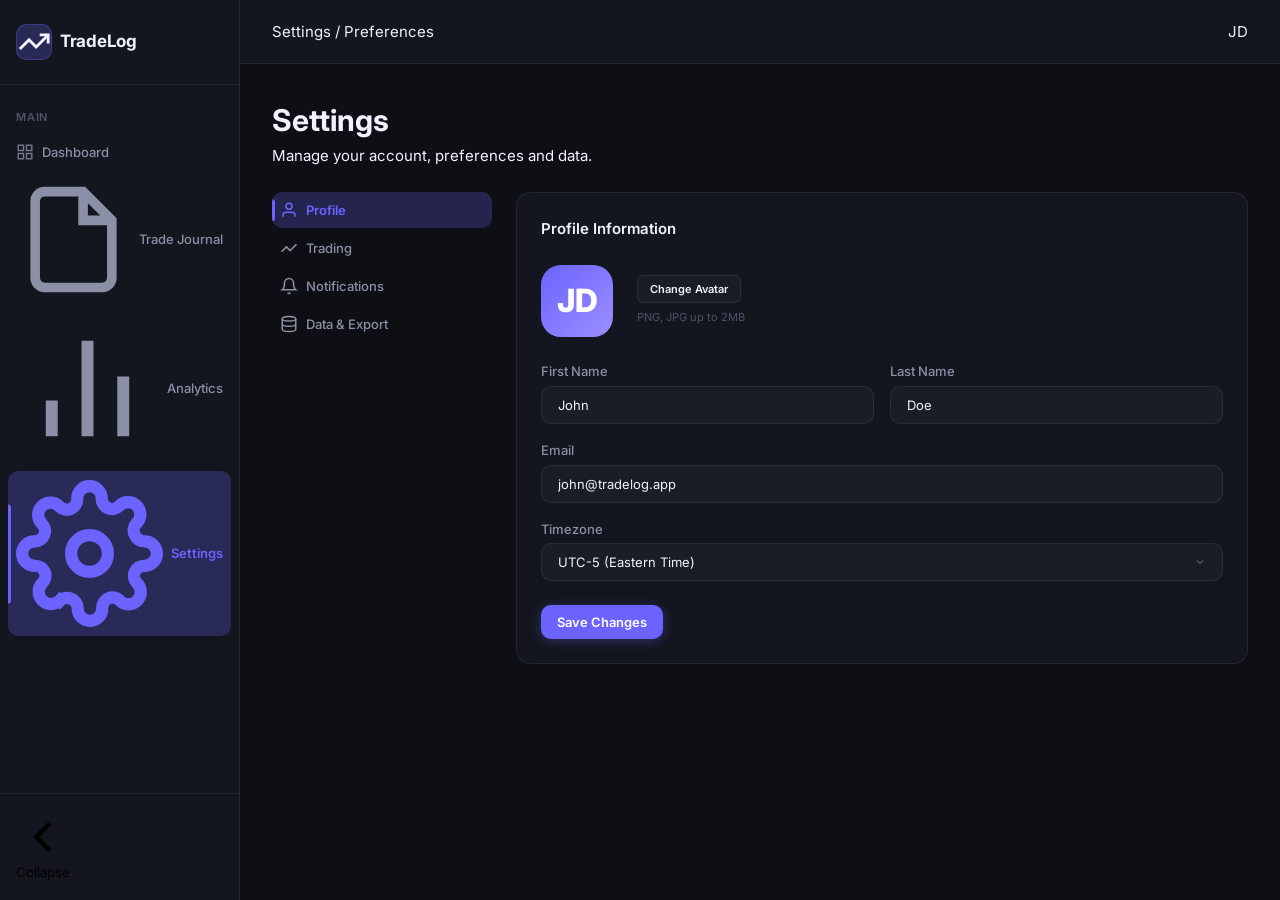
<file: settings.html>
<!DOCTYPE html>
<html lang="en">
<head>
  <meta charset="UTF-8">
  <meta name="viewport" content="width=device-width, initial-scale=1.0">
  <title>TradeLog — Settings</title>
  <link rel="stylesheet" href="css/variables.css">
  <link rel="stylesheet" href="css/base.css">
  <link rel="stylesheet" href="css/layout.css">
  <link rel="stylesheet" href="css/components.css">
</head>
<body>
<div class="app-layout">

  <aside class="sidebar" id="sidebar">
    <div class="sidebar-logo">
      <div class="sidebar-logo-icon">
        <svg viewBox="0 0 24 24" fill="none" stroke="currentColor" stroke-width="2">
          <polyline points="22 7 13.5 15.5 8.5 10.5 2 17"/>
          <polyline points="16 7 22 7 22 13"/>
        </svg>
      </div>
      <span class="sidebar-logo-text">Trade<span>Log</span></span>
    </div>
    <nav class="sidebar-nav">
      <div class="nav-section-label">Main</div>
<a href="dashboard.html" class="nav-item">
  <svg class="nav-item-icon" viewBox="0 0 24 24" ...>
        <svg viewBox="0 0 24 24" fill="none" stroke="currentColor" stroke-width="2">
          <rect x="3" y="3" width="7" height="7"/><rect x="14" y="3" width="7" height="7"/>
          <rect x="3" y="14" width="7" height="7"/><rect x="14" y="14" width="7" height="7"/>
        </svg>
        <span class="nav-item-label">Dashboard</span>
      </a>
      <a href="journal.html" class="nav-item">
        <svg viewBox="0 0 24 24" fill="none" stroke="currentColor" stroke-width="2">
          <path d="M14 2H6a2 2 0 0 0-2 2v16a2 2 0 0 0 2 2h12a2 2 0 0 0 2-2V8z"/>
          <polyline points="14 2 14 8 20 8"/>
        </svg>
        <span class="nav-item-label">Trade Journal</span>
      </a>
      <a href="analytics.html" class="nav-item">
        <svg viewBox="0 0 24 24" fill="none" stroke="currentColor" stroke-width="2">
          <line x1="18" y1="20" x2="18" y2="10"/>
          <line x1="12" y1="20" x2="12" y2="4"/>
          <line x1="6"  y1="20" x2="6"  y2="14"/>
        </svg>
        <span class="nav-item-label">Analytics</span>
      </a>
      <a href="settings.html" class="nav-item active">
        <svg viewBox="0 0 24 24" fill="none" stroke="currentColor" stroke-width="2">
          <circle cx="12" cy="12" r="3"/>
          <path d="M19.4 15a1.65 1.65 0 0 0 .33 1.82l.06.06a2 2 0 0 1-2.83 2.83l-.06-.06a1.65 1.65 0 0 0-1.82-.33 1.65 1.65 0 0 0-1 1.51V21a2 2 0 0 1-4 0v-.09A1.65 1.65 0 0 0 9 19.4a1.65 1.65 0 0 0-1.82.33l-.06-.06a2 2 0 0 1-2.83-2.83l.06-.06A1.65 1.65 0 0 0 4.68 15a1.65 1.65 0 0 0-1.51-1H3a2 2 0 0 1 0-4h.09A1.65 1.65 0 0 0 4.6 9a1.65 1.65 0 0 0-.33-1.82l-.06-.06a2 2 0 0 1 2.83-2.83l.06.06A1.65 1.65 0 0 0 9 4.68a1.65 1.65 0 0 0 1-1.51V3a2 2 0 0 1 4 0v.09a1.65 1.65 0 0 0 1 1.51 1.65 1.65 0 0 0 1.82-.33l.06-.06a2 2 0 0 1 2.83 2.83l-.06.06A1.65 1.65 0 0 0 19.4 9a1.65 1.65 0 0 0 1.51 1H21a2 2 0 0 1 0 4h-.09a1.65 1.65 0 0 0-1.51 1z"/>
        </svg>
        <span class="nav-item-label">Settings</span>
      </a>
    </nav>
    <div class="sidebar-footer">
      <button class="sidebar-collapse-btn" id="collapseBtn">
        <svg viewBox="0 0 24 24" fill="none" stroke="currentColor" stroke-width="2">
          <polyline points="15 18 9 12 15 6"/>
        </svg>
        <span class="nav-item-label">Collapse</span>
      </button>
    </div>
  </aside>

  <div class="app-content">
    <header class="topbar">
      <div class="topbar-title">Settings <span>/ Preferences</span></div>
      <div class="topbar-actions">
        <div class="topbar-avatar">JD</div>
      </div>
    </header>

    <main class="page-content">
      <div class="page-header">
        <div class="page-header-left">
          <h1>Settings</h1>
          <p>Manage your account, preferences and data.</p>
        </div>
      </div>

      <div style="display:grid;grid-template-columns:220px 1fr;gap:var(--sp-lg)">

        <!-- SETTINGS NAV ── -->
        <div>
          <div style="display:flex;flex-direction:column;gap:2px">
            <button class="nav-item active" onclick="showSettingsSection('profile', this)">
              <svg viewBox="0 0 24 24" fill="none" stroke="currentColor" stroke-width="2" style="width:18px;height:18px">
                <path d="M20 21v-2a4 4 0 0 0-4-4H8a4 4 0 0 0-4 4v2"/>
                <circle cx="12" cy="7" r="4"/>
              </svg>
              <span class="nav-item-label">Profile</span>
            </button>
            <button class="nav-item" onclick="showSettingsSection('trading', this)">
              <svg viewBox="0 0 24 24" fill="none" stroke="currentColor" stroke-width="2" style="width:18px;height:18px">
                <polyline points="22 7 13.5 15.5 8.5 10.5 2 17"/>
              </svg>
              <span class="nav-item-label">Trading</span>
            </button>
            <button class="nav-item" onclick="showSettingsSection('notifications', this)">
              <svg viewBox="0 0 24 24" fill="none" stroke="currentColor" stroke-width="2" style="width:18px;height:18px">
                <path d="M18 8A6 6 0 0 0 6 8c0 7-3 9-3 9h18s-3-2-3-9"/>
                <path d="M13.73 21a2 2 0 0 1-3.46 0"/>
              </svg>
              <span class="nav-item-label">Notifications</span>
            </button>
            <button class="nav-item" onclick="showSettingsSection('data', this)">
              <svg viewBox="0 0 24 24" fill="none" stroke="currentColor" stroke-width="2" style="width:18px;height:18px">
                <ellipse cx="12" cy="5" rx="9" ry="3"/>
                <path d="M21 12c0 1.66-4 3-9 3s-9-1.34-9-3"/>
                <path d="M3 5v14c0 1.66 4 3 9 3s9-1.34 9-3V5"/>
              </svg>
              <span class="nav-item-label">Data & Export</span>
            </button>
          </div>
        </div>

        <!-- SETTINGS CONTENT ── -->
        <div>

          <!-- PROFILE ── -->
          <div id="section-profile">
            <div class="card" style="margin-bottom:var(--sp-md)">
              <div class="card-title" style="margin-bottom:var(--sp-lg)">Profile Information</div>
              <div style="display:flex;align-items:center;gap:var(--sp-lg);margin-bottom:var(--sp-lg)">
                <div style="width:72px;height:72px;border-radius:var(--r-xl);background:linear-gradient(135deg,var(--clr-accent),#9B8FFF);display:flex;align-items:center;justify-content:center;font-size:var(--fs-2xl);font-weight:800;color:#fff;flex-shrink:0">JD</div>
                <div>
                  <button class="btn btn-secondary btn-sm">Change Avatar</button>
                  <div style="font-size:var(--fs-xs);color:var(--clr-text-muted);margin-top:6px">PNG, JPG up to 2MB</div>
                </div>
              </div>
              <div class="form-row" style="margin-bottom:var(--sp-md)">
                <div class="form-group">
                  <label class="form-label">First Name</label>
                  <input type="text" class="form-input" value="John">
                </div>
                <div class="form-group">
                  <label class="form-label">Last Name</label>
                  <input type="text" class="form-input" value="Doe">
                </div>
              </div>
              <div class="form-group" style="margin-bottom:var(--sp-md)">
                <label class="form-label">Email</label>
                <input type="email" class="form-input" value="john@tradelog.app">
              </div>
              <div class="form-group" style="margin-bottom:var(--sp-lg)">
                <label class="form-label">Timezone</label>
                <select class="form-select">
                  <option selected>UTC-5 (Eastern Time)</option>
                  <option>UTC+0 (London)</option>
                  <option>UTC+5:30 (IST)</option>
                  <option>UTC+8 (SGT)</option>
                </select>
              </div>
              <button class="btn btn-primary" onclick="showToast('success','Profile updated','Your changes have been saved.')">Save Changes</button>
            </div>
          </div>

          <!-- TRADING ── -->
          <div id="section-trading" style="display:none">
            <div class="card" style="margin-bottom:var(--sp-md)">
              <div class="card-title" style="margin-bottom:var(--sp-lg)">Trading Defaults</div>
              <div class="form-row" style="margin-bottom:var(--sp-md)">
                <div class="form-group">
                  <label class="form-label">Default Account Size</label>
                  <div class="input-group">
                    <span class="input-addon">$</span>
                    <input type="number" class="form-input" value="25000">
                  </div>
                </div>
                <div class="form-group">
                  <label class="form-label">Default Risk Per Trade</label>
                  <div class="input-group">
                    <input type="number" class="form-input" value="1">
                    <span class="input-addon">%</span>
                  </div>
                </div>
              </div>
              <div class="form-group" style="margin-bottom:var(--sp-md)">
                <label class="form-label">Default Asset Type</label>
                <select class="form-select">
                  <option>Equity</option><option>Futures</option><option>Forex</option><option>Crypto</option>
                </select>
              </div>
              <div class="form-group" style="margin-bottom:var(--sp-lg)">
                <label class="form-label">Currency</label>
                <select class="form-select">
                  <option>USD ($)</option><option>EUR (€)</option><option>GBP (£)</option><option>PKR (₨)</option>
                </select>
              </div>
              <button class="btn btn-primary" onclick="showToast('success','Settings saved','Trading defaults updated.')">Save Defaults</button>
            </div>

            <div class="card">
              <div class="card-title" style="margin-bottom:var(--sp-lg)">Strategies</div>
              <div id="strategiesList" style="display:flex;flex-direction:column;gap:8px;margin-bottom:var(--sp-md)">
                <div style="display:flex;align-items:center;justify-content:space-between;padding:10px 14px;background:var(--clr-bg-elevated);border-radius:var(--r-md);border:1px solid var(--clr-border)">
                  <span style="font-size:var(--fs-sm);font-weight:500">Breakout</span>
                  <button class="btn btn-ghost btn-sm" style="color:var(--clr-loss)">Remove</button>
                </div>
                <div style="display:flex;align-items:center;justify-content:space-between;padding:10px 14px;background:var(--clr-bg-elevated);border-radius:var(--r-md);border:1px solid var(--clr-border)">
                  <span style="font-size:var(--fs-sm);font-weight:500">Trend Following</span>
                  <button class="btn btn-ghost btn-sm" style="color:var(--clr-loss)">Remove</button>
                </div>
                <div style="display:flex;align-items:center;justify-content:space-between;padding:10px 14px;background:var(--clr-bg-elevated);border-radius:var(--r-md);border:1px solid var(--clr-border)">
                  <span style="font-size:var(--fs-sm);font-weight:500">Mean Reversion</span>
                  <button class="btn btn-ghost btn-sm" style="color:var(--clr-loss)">Remove</button>
                </div>
              </div>
              <div style="display:flex;gap:8px">
                <input type="text" class="form-input" id="newStrategy" placeholder="New strategy name..." style="flex:1">
                <button class="btn btn-secondary" onclick="addStrategy()">Add</button>
              </div>
            </div>
          </div>

          <!-- NOTIFICATIONS ── -->
          <div id="section-notifications" style="display:none">
            <div class="card">
              <div class="card-title" style="margin-bottom:var(--sp-lg)">Notification Preferences</div>
              <div style="display:flex;flex-direction:column;gap:var(--sp-md)">

                <div style="display:flex;align-items:center;justify-content:space-between;padding:var(--sp-md) 0;border-bottom:1px solid var(--clr-border)">
                  <div>
                    <div style="font-size:var(--fs-sm);font-weight:500">Daily Summary</div>
                    <div style="font-size:var(--fs-xs);color:var(--clr-text-muted)">End-of-day P&L summary notification</div>
                  </div>
                  <label style="position:relative;width:44px;height:24px;cursor:pointer">
                    <input type="checkbox" checked style="opacity:0;width:0;height:0;position:absolute">
                    <div class="toggle-track" style="position:absolute;inset:0;background:var(--clr-accent);border-radius:12px;transition:background 0.2s">
                      <div style="position:absolute;width:18px;height:18px;background:#fff;border-radius:50%;top:3px;left:23px;transition:left 0.2s;box-shadow:0 1px 4px rgba(0,0,0,0.3)"></div>
                    </div>
                  </label>
                </div>

                <div style="display:flex;align-items:center;justify-content:space-between;padding:var(--sp-md) 0;border-bottom:1px solid var(--clr-border)">
                  <div>
                    <div style="font-size:var(--fs-sm);font-weight:500">Weekly Report</div>
                    <div style="font-size:var(--fs-xs);color:var(--clr-text-muted)">Performance report every Monday</div>
                  </div>
                  <label style="position:relative;width:44px;height:24px;cursor:pointer">
                    <input type="checkbox" checked style="opacity:0;width:0;height:0;position:absolute">
                    <div class="toggle-track" style="position:absolute;inset:0;background:var(--clr-accent);border-radius:12px;transition:background 0.2s">
                      <div style="position:absolute;width:18px;height:18px;background:#fff;border-radius:50%;top:3px;left:23px;transition:left 0.2s;box-shadow:0 1px 4px rgba(0,0,0,0.3)"></div>
                    </div>
                  </label>
                </div>

                <div style="display:flex;align-items:center;justify-content:space-between;padding:var(--sp-md) 0">
                  <div>
                    <div style="font-size:var(--fs-sm);font-weight:500">Drawdown Alert</div>
                    <div style="font-size:var(--fs-xs);color:var(--clr-text-muted)">Alert when drawdown exceeds limit</div>
                  </div>
                  <label style="position:relative;width:44px;height:24px;cursor:pointer">
                    <input type="checkbox" style="opacity:0;width:0;height:0;position:absolute">
                    <div class="toggle-track" style="position:absolute;inset:0;background:var(--clr-bg-hover);border:1px solid var(--clr-border);border-radius:12px;transition:background 0.2s">
                      <div style="position:absolute;width:18px;height:18px;background:var(--clr-text-muted);border-radius:50%;top:3px;left:3px;transition:left 0.2s;box-shadow:0 1px 4px rgba(0,0,0,0.3)"></div>
                    </div>
                  </label>
                </div>

              </div>
            </div>
          </div>

          <!-- DATA ── -->
          <div id="section-data" style="display:none">
            <div class="card" style="margin-bottom:var(--sp-md)">
              <div class="card-title" style="margin-bottom:var(--sp-lg)">Export Data</div>
              <div style="display:flex;flex-direction:column;gap:var(--sp-md)">
                <div style="display:flex;align-items:center;justify-content:space-between;padding:var(--sp-md);background:var(--clr-bg-elevated);border-radius:var(--r-lg);border:1px solid var(--clr-border)">
                  <div>
                    <div style="font-size:var(--fs-sm);font-weight:600">Export Trades (CSV)</div>
                    <div style="font-size:var(--fs-xs);color:var(--clr-text-muted)">Download all trades as CSV file</div>
                  </div>
                  <button class="btn btn-secondary btn-sm" onclick="exportCSV()">
                    <svg viewBox="0 0 24 24" fill="none" stroke="currentColor" stroke-width="2" style="width:14px;height:14px">
                      <path d="M21 15v4a2 2 0 0 1-2 2H5a2 2 0 0 1-2-2v-4"/>
                      <polyline points="7 10 12 15 17 10"/>
                      <line x1="12" y1="15" x2="12" y2="3"/>
                    </svg>
                    Export CSV
                  </button>
                </div>
                <div style="display:flex;align-items:center;justify-content:space-between;padding:var(--sp-md);background:var(--clr-bg-elevated);border-radius:var(--r-lg);border:1px solid var(--clr-border)">
                  <div>
                    <div style="font-size:var(--fs-sm);font-weight:600">Export JSON Backup</div>
                    <div style="font-size:var(--fs-xs);color:var(--clr-text-muted)">Full data backup in JSON format</div>
                  </div>
                  <button class="btn btn-secondary btn-sm" onclick="exportJSON()">
                    <svg viewBox="0 0 24 24" fill="none" stroke="currentColor" stroke-width="2" style="width:14px;height:14px">
                      <path d="M21 15v4a2 2 0 0 1-2 2H5a2 2 0 0 1-2-2v-4"/>
                      <polyline points="7 10 12 15 17 10"/>
                      <line x1="12" y1="15" x2="12" y2="3"/>
                    </svg>
                    Export JSON
                  </button>
                </div>
              </div>
            </div>

            <div class="card" style="border-color:rgba(255,77,109,0.3)">
              <div class="card-title" style="margin-bottom:var(--sp-sm);color:var(--clr-loss)">Danger Zone</div>
              <div style="font-size:var(--fs-sm);color:var(--clr-text-secondary);margin-bottom:var(--sp-lg)">
                These actions are irreversible. Please be careful.
              </div>
              <button class="btn btn-loss" onclick="clearAllData()">
                <svg viewBox="0 0 24 24" fill="none" stroke="currentColor" stroke-width="2" style="width:15px;height:15px">
                  <polyline points="3 6 5 6 21 6"/>
                  <path d="M19 6l-1 14H6L5 6"/>
                  <path d="M10 11v6"/><path d="M14 11v6"/>
                </svg>
                Delete All Trades
              </button>
            </div>
          </div>

        </div>
      </div>

    </main>
  </div>
</div>

<div class="toast-container" id="toastContainer"></div>

<script src="js/trades.js"></script>
<script src="js/app.js"></script>
<script>
  function showSettingsSection(id, btn) {
    ['profile','trading','notifications','data'].forEach(s => {
      document.getElementById('section-' + s).style.display = 'none';
    });
    document.getElementById('section-' + id).style.display = 'block';

    document.querySelectorAll('.nav-item').forEach(b => b.classList.remove('active'));
    btn.classList.add('active');
  }

  function addStrategy() {
    const input = document.getElementById('newStrategy');
    const val   = input.value.trim();
    if (!val) return;
    const list = document.getElementById('strategiesList');
    const item = document.createElement('div');
    item.style.cssText = 'display:flex;align-items:center;justify-content:space-between;padding:10px 14px;background:var(--clr-bg-elevated);border-radius:var(--r-md);border:1px solid var(--clr-border)';
    item.innerHTML = `
      <span style="font-size:var(--fs-sm);font-weight:500">${val}</span>
      <button class="btn btn-ghost btn-sm" style="color:var(--clr-loss)" onclick="this.closest('div').remove()">Remove</button>
    `;
    list.appendChild(item);
    input.value = '';
    showToast('success', 'Strategy added', val + ' has been added.');
  }

  function exportCSV() {
    const trades = TradesDB.getAll();
    const headers = ['ID','Symbol','Asset','Direction','Strategy','Entry','Exit','Stop','Size','EntryDate','ExitDate','PnL','Notes'];
    const rows = trades.map(t => [
      t.id, t.symbol, t.asset, t.direction, t.strategy||'',
      t.entryPrice, t.exitPrice||'', t.stopLoss||'', t.size,
      t.entryDate, t.exitDate||'',
      TradesDB.calcPnL(t)||'',
      '"' + (t.notes||'').replace(/"/g,'""') + '"'
    ]);
    const csv = [headers, ...rows].map(r => r.join(',')).join('\n');
    const blob = new Blob([csv], { type: 'text/csv' });
    const a = document.createElement('a');
    a.href = URL.createObjectURL(blob);
    a.download = 'tradelog_export.csv';
    a.click();
    showToast('success', 'Export ready', 'CSV file has been downloaded.');
  }

  function exportJSON() {
    const data = JSON.stringify(TradesDB.getAll(), null, 2);
    const blob = new Blob([data], { type: 'application/json' });
    const a = document.createElement('a');
    a.href = URL.createObjectURL(blob);
    a.download = 'tradelog_backup.json';
    a.click();
    showToast('success', 'Backup ready', 'JSON backup downloaded.');
  }

  function clearAllData() {
    if (!confirm('DELETE ALL TRADES? This cannot be undone!')) return;
    localStorage.removeItem('tradelog_trades');
    showToast('info', 'Data cleared', 'All trades have been deleted.');
  }
</script>
</body>
</html>
</file>
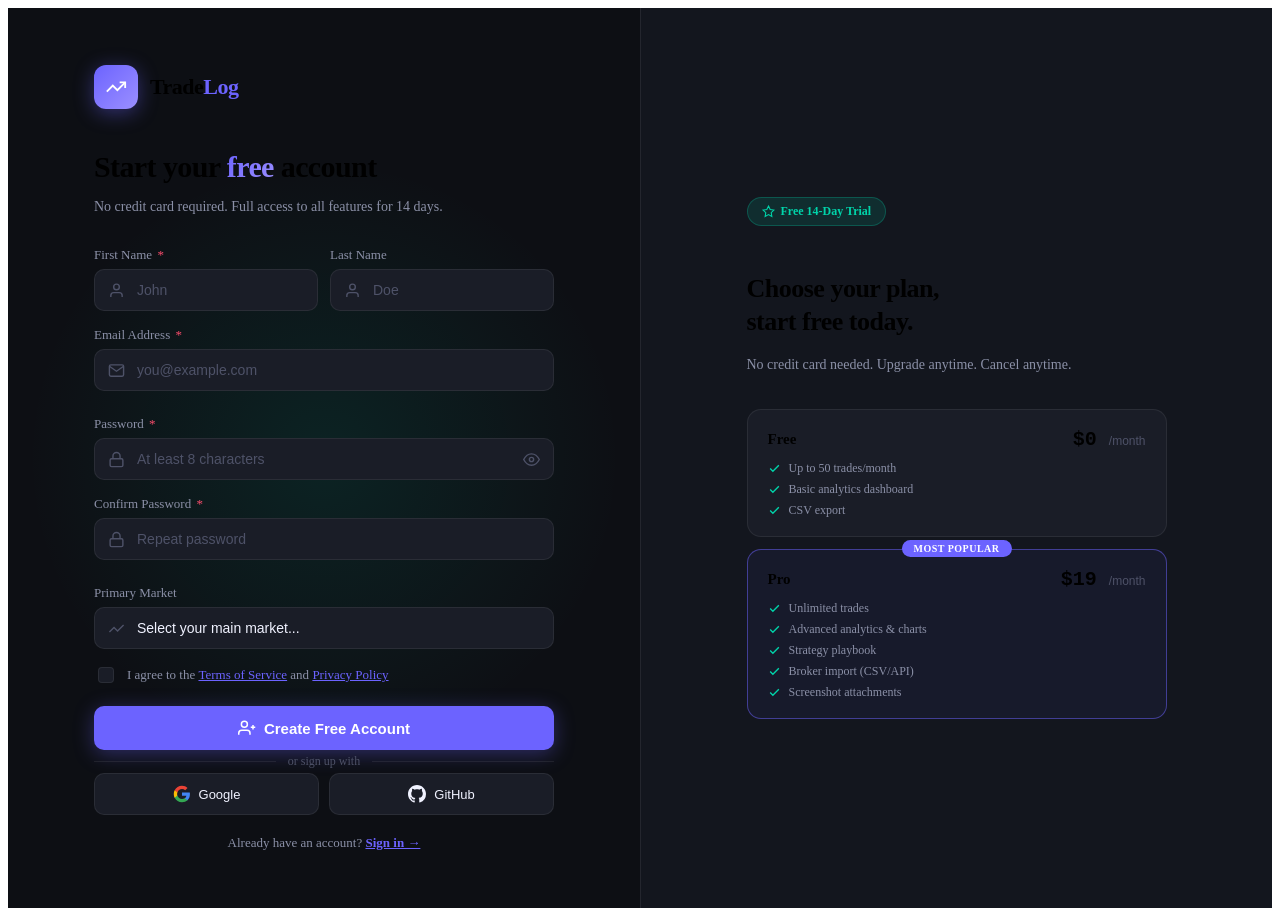
<file: signup.html>
<!DOCTYPE html>
<html lang="en">
<head>
  <meta charset="UTF-8">
  <meta name="viewport" content="width=device-width, initial-scale=1.0">
  <title>TradeLog — Create Account</title>
  <link rel="stylesheet" href="css/variables.css">
<link rel="stylesheet" href="css/layout.css">
<link rel="stylesheet" href="css/components.css">
  <style>
    .auth-page {
      min-height: 100vh;
      display: grid;
      grid-template-columns: 1fr 1fr;
    }

    .auth-left {
      background: var(--clr-bg-base);
      display: flex;
      align-items: center;
      justify-content: center;
      padding: 48px var(--sp-xl);
      position: relative;
      overflow: hidden;
    }

    .auth-left::before {
      content: '';
      position: absolute;
      width: 600px;
      height: 600px;
      background: radial-gradient(circle, rgba(0,212,170,0.1) 0%, transparent 70%);
      top: 50%;
      left: 50%;
      transform: translate(-50%, -50%);
      pointer-events: none;
    }

    .auth-left-content {
      position: relative;
      z-index: 1;
      max-width: 460px;
      width: 100%;
    }

    .auth-logo {
      display: flex;
      align-items: center;
      gap: 12px;
      margin-bottom: 40px;
    }

    .auth-logo-icon {
      width: 44px;
      height: 44px;
      background: linear-gradient(135deg, var(--clr-accent), #9B8FFF);
      border-radius: 12px;
      display: flex;
      align-items: center;
      justify-content: center;
      box-shadow: 0 4px 20px rgba(108,99,255,0.4);
    }

    .auth-logo-icon svg { width: 22px; height: 22px; color: #fff; }
    .auth-logo-text { font-size: 22px; font-weight: 800; letter-spacing: -0.5px; }
    .auth-logo-text span { color: var(--clr-accent); }

    .auth-heading { font-size: 30px; font-weight: 800; letter-spacing: -0.6px; line-height: 1.2; margin-bottom: 10px; }
    .auth-heading span { background: linear-gradient(135deg, var(--clr-accent), #9B8FFF); -webkit-background-clip: text; -webkit-text-fill-color: transparent; background-clip: text; }
    .auth-subtext { color: var(--clr-text-secondary); font-size: 14px; margin-bottom: 32px; }

    .auth-form { display: flex; flex-direction: column; gap: 16px; }

    .form-group { display: flex; flex-direction: column; gap: 6px; }
    .form-label { font-size: 13px; font-weight: 500; color: var(--clr-text-secondary); }
    .form-label span { color: var(--clr-loss); margin-left: 2px; }

    .form-input-wrap { position: relative; display: flex; align-items: center; }
    .form-input-icon { position: absolute; left: 14px; color: var(--clr-text-muted); pointer-events: none; display: flex; }
    .form-input-icon svg { width: 17px; height: 17px; }

    .form-input {
      width: 100%;
      padding: 12px 14px 12px 42px;
      background: var(--clr-bg-elevated);
      border: 1px solid var(--clr-border);
      border-radius: 10px;
      color: var(--clr-text-primary);
      font-size: 14px;
      font-family: var(--font-primary);
      outline: none;
      transition: all 0.2s ease;
    }

    .form-input:focus {
      border-color: var(--clr-accent);
      background: var(--clr-bg-hover);
      box-shadow: 0 0 0 3px rgba(108,99,255,0.15);
    }

    .form-input.valid   { border-color: var(--clr-profit); }
    .form-input.invalid { border-color: var(--clr-loss); }

    .form-input::placeholder { color: var(--clr-text-muted); }

    .input-password-toggle {
      position: absolute;
      right: 14px;
      background: none;
      border: none;
      color: var(--clr-text-muted);
      cursor: pointer;
      padding: 0;
      display: flex;
      transition: color 0.15s;
    }

    .input-password-toggle:hover { color: var(--clr-text-primary); }
    .input-password-toggle svg { width: 17px; height: 17px; }

    .form-row { display: grid; grid-template-columns: 1fr 1fr; gap: 12px; }

    /* Password Strength */
    .password-strength {
      margin-top: 6px;
    }

    .strength-bar {
      height: 4px;
      background: var(--clr-bg-hover);
      border-radius: 4px;
      overflow: hidden;
      margin-bottom: 4px;
    }

    .strength-fill {
      height: 100%;
      border-radius: 4px;
      transition: all 0.3s ease;
      width: 0%;
    }

    .strength-text {
      font-size: 11px;
      color: var(--clr-text-muted);
    }

    /* Field hint */
    .field-hint {
      font-size: 11px;
      color: var(--clr-text-muted);
      margin-top: 3px;
    }

    .field-hint.error { color: var(--clr-loss); }
    .field-hint.success { color: var(--clr-profit); }

    /* Terms */
    .terms-row {
      display: flex;
      align-items: flex-start;
      gap: 10px;
    }

    .form-checkbox {
      width: 16px;
      height: 16px;
      border: 1.5px solid var(--clr-border);
      border-radius: 4px;
      background: var(--clr-bg-elevated);
      appearance: none;
      cursor: pointer;
      position: relative;
      flex-shrink: 0;
      margin-top: 2px;
      transition: all 0.15s;
    }

    .form-checkbox:checked {
      background: var(--clr-accent);
      border-color: var(--clr-accent);
    }

    .form-checkbox:checked::after {
      content: '';
      position: absolute;
      left: 4px;
      top: 1px;
      width: 5px;
      height: 9px;
      border: 2px solid #fff;
      border-top: none;
      border-left: none;
      transform: rotate(45deg);
    }

    .terms-text {
      font-size: 13px;
      color: var(--clr-text-secondary);
      line-height: 1.5;
    }

    .terms-text a { color: var(--clr-accent); font-weight: 500; }

    /* Buttons */
    .btn-auth {
      width: 100%;
      padding: 13px;
      background: var(--clr-accent);
      color: #fff;
      border: none;
      border-radius: 10px;
      font-size: 15px;
      font-weight: 600;
      font-family: var(--font-primary);
      cursor: pointer;
      transition: all 0.2s ease;
      box-shadow: 0 4px 20px rgba(108,99,255,0.35);
      display: flex;
      align-items: center;
      justify-content: center;
      gap: 8px;
      margin-top: 4px;
    }

    .btn-auth:hover { background: #7B73FF; transform: translateY(-1px); box-shadow: 0 6px 24px rgba(108,99,255,0.5); }
    .btn-auth:active { transform: translateY(0); }
    .btn-auth.loading { opacity: 0.7; cursor: not-allowed; pointer-events: none; }
    .btn-auth svg { width: 18px; height: 18px; }

    /* Divider */
    .auth-divider { display: flex; align-items: center; gap: 12px; margin: 4px 0; }
    .auth-divider::before, .auth-divider::after { content: ''; flex: 1; height: 1px; background: var(--clr-border); }
    .auth-divider span { font-size: 12px; color: var(--clr-text-muted); }

    /* OAuth */
    .oauth-grid { display: grid; grid-template-columns: 1fr 1fr; gap: 10px; }

    .btn-oauth {
      display: flex;
      align-items: center;
      justify-content: center;
      gap: 8px;
      padding: 11px;
      background: var(--clr-bg-elevated);
      border: 1px solid var(--clr-border);
      border-radius: 10px;
      color: var(--clr-text-primary);
      font-size: 13px;
      font-weight: 500;
      font-family: var(--font-primary);
      cursor: pointer;
      transition: all 0.15s ease;
    }

    .btn-oauth:hover { background: var(--clr-bg-hover); border-color: rgba(255,255,255,0.15); }

    /* Alert */
    .form-alert {
      padding: 12px 14px;
      border-radius: 10px;
      font-size: 13px;
      font-weight: 500;
      display: none;
      align-items: center;
      gap: 8px;
    }

    .form-alert.error   { background: rgba(255,77,109,0.12); border: 1px solid rgba(255,77,109,0.3); color: #FF4D6D; display: flex; }
    .form-alert.success { background: rgba(0,212,170,0.12);  border: 1px solid rgba(0,212,170,0.3);  color: #00D4AA; display: flex; }
    .form-alert svg { width: 16px; height: 16px; flex-shrink: 0; }

    .auth-footer { text-align: center; margin-top: 20px; font-size: 13px; color: var(--clr-text-secondary); }
    .auth-footer a { color: var(--clr-accent); font-weight: 600; }

    /* Right Panel */
    .auth-right {
      background: var(--clr-bg-surface);
      border-left: 1px solid var(--clr-border);
      display: flex;
      align-items: center;
      justify-content: center;
      padding: var(--sp-xl);
      position: relative;
      overflow: hidden;
    }

    .auth-right-content { max-width: 420px; width: 100%; }

    .auth-right-badge {
      display: inline-flex;
      align-items: center;
      gap: 6px;
      padding: 6px 14px;
      background: rgba(0,212,170,0.12);
      border: 1px solid rgba(0,212,170,0.25);
      border-radius: 999px;
      font-size: 12px;
      font-weight: 600;
      color: var(--clr-profit);
      margin-bottom: 24px;
    }

    .auth-right h2 { font-size: 26px; font-weight: 800; letter-spacing: -0.5px; line-height: 1.3; margin-bottom: 14px; }
    .auth-right p  { font-size: 14px; color: var(--clr-text-secondary); line-height: 1.7; margin-bottom: 32px; }

    /* Plan Cards */
    .plan-cards { display: flex; flex-direction: column; gap: 12px; }

    .plan-card {
      padding: 18px 20px;
      border-radius: 14px;
      border: 1px solid var(--clr-border);
      background: var(--clr-bg-elevated);
      cursor: pointer;
      transition: all 0.2s;
      position: relative;
    }

    .plan-card:hover { border-color: rgba(255,255,255,0.15); transform: translateY(-1px); }

    .plan-card.highlighted {
      border-color: rgba(108,99,255,0.5);
      background: rgba(108,99,255,0.06);
    }

    .plan-card-badge {
      position: absolute;
      top: -10px;
      left: 50%;
      transform: translateX(-50%);
      background: var(--clr-accent);
      color: #fff;
      font-size: 10px;
      font-weight: 700;
      padding: 3px 12px;
      border-radius: 999px;
      text-transform: uppercase;
      letter-spacing: 0.5px;
    }

    .plan-card-header { display: flex; align-items: center; justify-content: space-between; margin-bottom: 8px; }
    .plan-card-name   { font-size: 15px; font-weight: 700; }
    .plan-card-price  { font-size: 20px; font-weight: 800; font-family: var(--font-mono); }
    .plan-card-price span { font-size: 12px; color: var(--clr-text-muted); font-weight: 400; font-family: var(--font-primary); }

    .plan-features { display: flex; flex-direction: column; gap: 6px; margin-top: 10px; }

    .plan-feature {
      display: flex;
      align-items: center;
      gap: 8px;
      font-size: 12px;
      color: var(--clr-text-secondary);
    }

    .plan-feature svg { width: 13px; height: 13px; color: var(--clr-profit); flex-shrink: 0; }

    @media (max-width: 900px) {
      .auth-page { grid-template-columns: 1fr; }
      .auth-right { display: none; }
      .form-row { grid-template-columns: 1fr; }
    }

    @keyframes spin { to { transform: rotate(360deg); } }
    @keyframes shake {
      0%,100% { transform: translateX(0); }
      20% { transform: translateX(-8px); }
      40% { transform: translateX(8px); }
      60% { transform: translateX(-6px); }
      80% { transform: translateX(6px); }
    }
  </style>
</head>
<body>

<div class="auth-page">

  <!-- ═══ LEFT — SIGNUP FORM ═══ -->
  <div class="auth-left">
    <div class="auth-left-content">

      <div class="auth-logo">
        <div class="auth-logo-icon">
          <svg viewBox="0 0 24 24" fill="none" stroke="currentColor" stroke-width="2">
            <polyline points="22 7 13.5 15.5 8.5 10.5 2 17"/>
            <polyline points="16 7 22 7 22 13"/>
          </svg>
        </div>
        <span class="auth-logo-text">Trade<span>Log</span></span>
      </div>

      <h1 class="auth-heading">Start your <span>free</span> account</h1>
      <p class="auth-subtext">No credit card required. Full access to all features for 14 days.</p>

      <div class="form-alert" id="formAlert">
        <svg viewBox="0 0 24 24" fill="none" stroke="currentColor" stroke-width="2">
          <circle cx="12" cy="12" r="10"/>
          <line x1="12" y1="8" x2="12" y2="12"/>
          <line x1="12" y1="16" x2="12.01" y2="16"/>
        </svg>
        <span id="alertText">Something went wrong.</span>
      </div>

      <form class="auth-form" id="signupForm" onsubmit="handleSignup(event)">

        <div class="form-row">
          <div class="form-group">
            <label class="form-label">First Name <span>*</span></label>
            <div class="form-input-wrap">
              <span class="form-input-icon">
                <svg viewBox="0 0 24 24" fill="none" stroke="currentColor" stroke-width="2">
                  <path d="M20 21v-2a4 4 0 0 0-4-4H8a4 4 0 0 0-4 4v2"/>
                  <circle cx="12" cy="7" r="4"/>
                </svg>
              </span>
              <input type="text" class="form-input" id="signupFirst" placeholder="John" required>
            </div>
          </div>
          <div class="form-group">
            <label class="form-label">Last Name</label>
            <div class="form-input-wrap">
              <span class="form-input-icon">
                <svg viewBox="0 0 24 24" fill="none" stroke="currentColor" stroke-width="2">
                  <path d="M20 21v-2a4 4 0 0 0-4-4H8a4 4 0 0 0-4 4v2"/>
                  <circle cx="12" cy="7" r="4"/>
                </svg>
              </span>
              <input type="text" class="form-input" id="signupLast" placeholder="Doe">
            </div>
          </div>
        </div>

        <div class="form-group">
          <label class="form-label">Email Address <span>*</span></label>
          <div class="form-input-wrap">
            <span class="form-input-icon">
              <svg viewBox="0 0 24 24" fill="none" stroke="currentColor" stroke-width="2">
                <path d="M4 4h16c1.1 0 2 .9 2 2v12c0 1.1-.9 2-2 2H4c-1.1 0-2-.9-2-2V6c0-1.1.9-2 2-2z"/>
                <polyline points="22,6 12,13 2,6"/>
              </svg>
            </span>
            <input
              type="email"
              class="form-input"
              id="signupEmail"
              placeholder="you@example.com"
              required
              oninput="validateEmail(this)"
            >
          </div>
          <span class="field-hint" id="emailHint"></span>
        </div>

        <div class="form-group">
          <label class="form-label">Password <span>*</span></label>
          <div class="form-input-wrap">
            <span class="form-input-icon">
              <svg viewBox="0 0 24 24" fill="none" stroke="currentColor" stroke-width="2">
                <rect x="3" y="11" width="18" height="11" rx="2"/>
                <path d="M7 11V7a5 5 0 0 1 10 0v4"/>
              </svg>
            </span>
            <input
              type="password"
              class="form-input"
              id="signupPassword"
              placeholder="At least 8 characters"
              required
              oninput="checkPasswordStrength(this.value)"
            >
            <button type="button" class="input-password-toggle" onclick="togglePassword('signupPassword', this)">
              <svg viewBox="0 0 24 24" fill="none" stroke="currentColor" stroke-width="2">
                <path d="M1 12s4-8 11-8 11 8 11 8-4 8-11 8-11-8-11-8z"/>
                <circle cx="12" cy="12" r="3"/>
              </svg>
            </button>
          </div>
          <div class="password-strength" id="strengthMeter" style="display:none">
            <div class="strength-bar">
              <div class="strength-fill" id="strengthFill"></div>
            </div>
            <span class="strength-text" id="strengthText">Weak</span>
          </div>
        </div>

        <div class="form-group">
          <label class="form-label">Confirm Password <span>*</span></label>
          <div class="form-input-wrap">
            <span class="form-input-icon">
              <svg viewBox="0 0 24 24" fill="none" stroke="currentColor" stroke-width="2">
                <rect x="3" y="11" width="18" height="11" rx="2"/>
                <path d="M7 11V7a5 5 0 0 1 10 0v4"/>
              </svg>
            </span>
            <input
              type="password"
              class="form-input"
              id="signupConfirm"
              placeholder="Repeat password"
              required
              oninput="validateConfirm(this)"
            >
          </div>
          <span class="field-hint" id="confirmHint"></span>
        </div>

        <div class="form-group">
          <label class="form-label">Primary Market</label>
          <div class="form-input-wrap">
            <span class="form-input-icon">
              <svg viewBox="0 0 24 24" fill="none" stroke="currentColor" stroke-width="2">
                <polyline points="22 7 13.5 15.5 8.5 10.5 2 17"/>
              </svg>
            </span>
            <select class="form-input" id="signupMarket" style="appearance:none;cursor:pointer">
              <option value="">Select your main market...</option>
              <option>Equities / Stocks</option>
              <option>Futures</option>
              <option>Forex</option>
              <option>Crypto</option>
              <option>Options</option>
            </select>
          </div>
        </div>

        <div class="terms-row">
          <input type="checkbox" class="form-checkbox" id="agreeTerms" required>
          <label for="agreeTerms" class="terms-text">
            I agree to the <a href="#">Terms of Service</a> and <a href="#">Privacy Policy</a>
          </label>
        </div>

        <button type="submit" class="btn-auth" id="signupBtn">
          <svg viewBox="0 0 24 24" fill="none" stroke="currentColor" stroke-width="2">
            <path d="M16 21v-2a4 4 0 0 0-4-4H5a4 4 0 0 0-4 4v2"/>
            <circle cx="8.5" cy="7" r="4"/>
            <line x1="20" y1="8" x2="20" y2="14"/>
            <line x1="23" y1="11" x2="17" y2="11"/>
          </svg>
          Create Free Account
        </button>

      </form>

      <div class="auth-divider"><span>or sign up with</span></div>

      <div class="oauth-grid">
        <button class="btn-oauth" onclick="handleOAuth('google')">
          <svg viewBox="0 0 24 24" width="18" height="18">
            <path fill="#4285F4" d="M22.56 12.25c0-.78-.07-1.53-.2-2.25H12v4.26h5.92c-.26 1.37-1.04 2.53-2.21 3.31v2.77h3.57c2.08-1.92 3.28-4.74 3.28-8.09z"/>
            <path fill="#34A853" d="M12 23c2.97 0 5.46-.98 7.28-2.66l-3.57-2.77c-.98.66-2.23 1.06-3.71 1.06-2.86 0-5.29-1.93-6.16-4.53H2.18v2.84C3.99 20.53 7.7 23 12 23z"/>
            <path fill="#FBBC05" d="M5.84 14.09c-.22-.66-.35-1.36-.35-2.09s.13-1.43.35-2.09V7.07H2.18C1.43 8.55 1 10.22 1 12s.43 3.45 1.18 4.93l2.85-2.22.81-.62z"/>
            <path fill="#EA4335" d="M12 5.38c1.62 0 3.06.56 4.21 1.64l3.15-3.15C17.45 2.09 14.97 1 12 1 7.7 1 3.99 3.47 2.18 7.07l3.66 2.84c.87-2.6 3.3-4.53 6.16-4.53z"/>
          </svg>
          Google
        </button>
        <button class="btn-oauth" onclick="handleOAuth('github')">
          <svg viewBox="0 0 24 24" width="18" height="18" fill="currentColor">
            <path d="M12 0C5.37 0 0 5.37 0 12c0 5.31 3.435 9.795 8.205 11.385.6.105.825-.255.825-.57 0-.285-.015-1.23-.015-2.235-3.015.555-3.795-.735-4.035-1.41-.135-.345-.72-1.41-1.23-1.695-.42-.225-1.02-.78-.015-.795.945-.015 1.62.87 1.845 1.23 1.08 1.815 2.805 1.305 3.495.99.105-.78.42-1.305.765-1.605-2.67-.3-5.46-1.335-5.46-5.925 0-1.305.465-2.385 1.23-3.225-.12-.3-.54-1.53.12-3.18 0 0 1.005-.315 3.3 1.23.96-.27 1.98-.405 3-.405s2.04.135 3 .405c2.295-1.56 3.3-1.23 3.3-1.23.66 1.65.24 2.88.12 3.18.765.84 1.23 1.905 1.23 3.225 0 4.605-2.805 5.625-5.475 5.925.435.375.81 1.095.81 2.22 0 1.605-.015 2.895-.015 3.3 0 .315.225.69.825.57A12.02 12.02 0 0 0 24 12c0-6.63-5.37-12-12-12z"/>
          </svg>
          GitHub
        </button>
      </div>

      <div class="auth-footer">
        Already have an account? <a href="login.html">Sign in →</a>
      </div>

    </div>
  </div>

  <!-- ═══ RIGHT — PLANS ═══ -->
  <div class="auth-right">
    <div class="auth-right-content">

      <div class="auth-right-badge">
        <svg viewBox="0 0 24 24" fill="none" stroke="currentColor" stroke-width="2" style="width:13px;height:13px">
          <polygon points="12 2 15.09 8.26 22 9.27 17 14.14 18.18 21.02 12 17.77 5.82 21.02 7 14.14 2 9.27 8.91 8.26 12 2"/>
        </svg>
        Free 14-Day Trial
      </div>

      <h2>Choose your plan,<br>start free today.</h2>
      <p>No credit card needed. Upgrade anytime. Cancel anytime.</p>

      <div class="plan-cards">

        <!-- FREE -->
        <div class="plan-card">
          <div class="plan-card-header">
            <span class="plan-card-name">Free</span>
            <span class="plan-card-price">$0 <span>/month</span></span>
          </div>
          <div class="plan-features">
            <div class="plan-feature">
              <svg viewBox="0 0 24 24" fill="none" stroke="currentColor" stroke-width="2.5"><polyline points="20 6 9 17 4 12"/></svg>
              Up to 50 trades/month
            </div>
            <div class="plan-feature">
              <svg viewBox="0 0 24 24" fill="none" stroke="currentColor" stroke-width="2.5"><polyline points="20 6 9 17 4 12"/></svg>
              Basic analytics dashboard
            </div>
            <div class="plan-feature">
              <svg viewBox="0 0 24 24" fill="none" stroke="currentColor" stroke-width="2.5"><polyline points="20 6 9 17 4 12"/></svg>
              CSV export
            </div>
          </div>
        </div>

        <!-- PRO -->
        <div class="plan-card highlighted">
          <div class="plan-card-badge">Most Popular</div>
          <div class="plan-card-header">
            <span class="plan-card-name">Pro</span>
            <span class="plan-card-price">$19 <span>/month</span></span>
          </div>
          <div class="plan-features">
            <div class="plan-feature">
              <svg viewBox="0 0 24 24" fill="none" stroke="currentColor" stroke-width="2.5"><polyline points="20 6 9 17 4 12"/></svg>
              Unlimited trades
            </div>
            <div class="plan-feature">
              <svg viewBox="0 0 24 24" fill="none" stroke="currentColor" stroke-width="2.5"><polyline points="20 6 9 17 4 12"/></svg>
              Advanced analytics & charts
            </div>
            <div class="plan-feature">
              <svg viewBox="0 0 24 24" fill="none" stroke="currentColor" stroke-width="2.5"><polyline points="20 6 9 17 4 12"/></svg>
              Strategy playbook
            </div>
            <div class="plan-feature">
              <svg viewBox="0 0 24 24" fill="none" stroke="currentColor" stroke-width="2.5"><polyline points="20 6 9 17 4 12"/></svg>
              Broker import (CSV/API)
            </div>
            <div class="plan-feature">
              <svg viewBox="0 0 24 24" fill="none" stroke="currentColor" stroke-width="2.5"><polyline points="20 6 9 17 4 12"/></svg>
              Screenshot attachments
            </div>
          </div>
        </div>

      </div>

    </div>
  </div>

</div>

<script>
  /* ── Helpers ── */
  function togglePassword(id, btn) {
    const input = document.getElementById(id);
    const show  = input.type === 'password';
    input.type  = show ? 'text' : 'password';
    btn.innerHTML = show
      ? `<svg viewBox="0 0 24 24" fill="none" stroke="currentColor" stroke-width="2" style="width:17px;height:17px"><path d="M17.94 17.94A10.07 10.07 0 0 1 12 20c-7 0-11-8-11-8a18.45 18.45 0 0 1 5.06-5.94"/><path d="M9.9 4.24A9.12 9.12 0 0 1 12 4c7 0 11 8 11 8a18.5 18.5 0 0 1-2.16 3.19"/><line x1="1" y1="1" x2="23" y2="23"/></svg>`
      : `<svg viewBox="0 0 24 24" fill="none" stroke="currentColor" stroke-width="2" style="width:17px;height:17px"><path d="M1 12s4-8 11-8 11 8 11 8-4 8-11 8-11-8-11-8z"/><circle cx="12" cy="12" r="3"/></svg>`;
  }

  function validateEmail(input) {
    const hint  = document.getElementById('emailHint');
    const valid = /^[^\s@]+@[^\s@]+\.[^\s@]+$/.test(input.value);
    if (input.value.length === 0) {
      input.className = 'form-input'; hint.textContent = ''; return;
    }
    if (valid) {
      input.className = 'form-input valid';
      hint.textContent = '✓ Looks good!';
      hint.className = 'field-hint success';
    } else {
      input.className = 'form-input invalid';
      hint.textContent = 'Please enter a valid email address.';
      hint.className = 'field-hint error';
    }
  }

  function checkPasswordStrength(val) {
    const meter = document.getElementById('strengthMeter');
    const fill  = document.getElementById('strengthFill');
    const text  = document.getElementById('strengthText');

    if (!val) { meter.style.display = 'none'; return; }
    meter.style.display = 'block';

    let score = 0;
    if (val.length >= 8)  score++;
    if (val.length >= 12) score++;
    if (/[A-Z]/.test(val)) score++;
    if (/[0-9]/.test(val)) score++;
    if (/[^A-Za-z0-9]/.test(val)) score++;

    const levels = [
      { w: '20%',  color: '#FF4D6D', label: 'Very Weak' },
      { w: '40%',  color: '#FF8C69', label: 'Weak' },
      { w: '60%',  color: '#FFB347', label: 'Fair' },
      { w: '80%',  color: '#00D4AA', label: 'Strong' },
      { w: '100%', color: '#00D4AA', label: 'Very Strong' }
    ];

    const lvl = levels[Math.min(score, 4)];
    fill.style.width      = lvl.w;
    fill.style.background = lvl.color;
    text.textContent      = lvl.label;
    text.style.color      = lvl.color;
  }

  function validateConfirm(input) {
    const pass  = document.getElementById('signupPassword').value;
    const hint  = document.getElementById('confirmHint');
    if (!input.value) { hint.textContent = ''; input.className = 'form-input'; return; }
    if (input.value === pass) {
      input.className = 'form-input valid';
      hint.textContent = '✓ Passwords match!';
      hint.className = 'field-hint success';
    } else {
      input.className = 'form-input invalid';
      hint.textContent = 'Passwords do not match.';
      hint.className = 'field-hint error';
    }
  }

  /* ── Signup Handler ── */
  async function handleSignup(e) {
    e.preventDefault();

    const first    = document.getElementById('signupFirst').value.trim();
    const email    = document.getElementById('signupEmail').value.trim();
    const password = document.getElementById('signupPassword').value;
    const confirm  = document.getElementById('signupConfirm').value;
    const terms    = document.getElementById('agreeTerms').checked;
    const btn      = document.getElementById('signupBtn');
    const alertEl  = document.getElementById('formAlert');

    /* Reset */
    alertEl.className = 'form-alert';

    /* Validate */
    if (password !== confirm) {
      document.getElementById('alertText').textContent = 'Passwords do not match.';
      alertEl.className = 'form-alert error';
      return;
    }

    if (password.length < 8) {
      document.getElementById('alertText').textContent = 'Password must be at least 8 characters.';
      alertEl.className = 'form-alert error';
      return;
    }

    if (!terms) {
      document.getElementById('alertText').textContent = 'Please agree to the Terms of Service.';
      alertEl.className = 'form-alert error';
      return;
    }

    /* Loading */
    btn.classList.add('loading');
    btn.innerHTML = `
      <svg viewBox="0 0 24 24" fill="none" stroke="currentColor" stroke-width="2" style="width:18px;height:18px;animation:spin 1s linear infinite">
        <path d="M21 12a9 9 0 1 1-6.219-8.56"/>
      </svg>
      Creating account...
    `;

    /* Demo — Replace with Supabase */
    await new Promise(r => setTimeout(r, 1500));

    /* Success */
    btn.innerHTML = `
      <svg viewBox="0 0 24 24" fill="none" stroke="currentColor" stroke-width="2" style="width:18px;height:18px">
        <polyline points="20 6 9 17 4 12"/>
      </svg>
      Account created! Redirecting...
    `;
    btn.style.background = '#00D4AA';
    btn.classList.remove('loading');

    /* Save demo user */
    localStorage.setItem('tradelog_user', JSON.stringify({
      email,
      name: first,
      plan: 'free',
      createdAt: new Date().toISOString()
    }));

    document.getElementById('alertText').textContent =
      `Welcome ${first}! Your account is ready.`;
    alertEl.className = 'form-alert success';

    setTimeout(() => { window.location.href = 'index.html'; }, 1200);
  }

  function handleOAuth(provider) {
    alert(`${provider} OAuth — Supabase integration pending.`);
  }
</script>
</body>
</html>
</file>
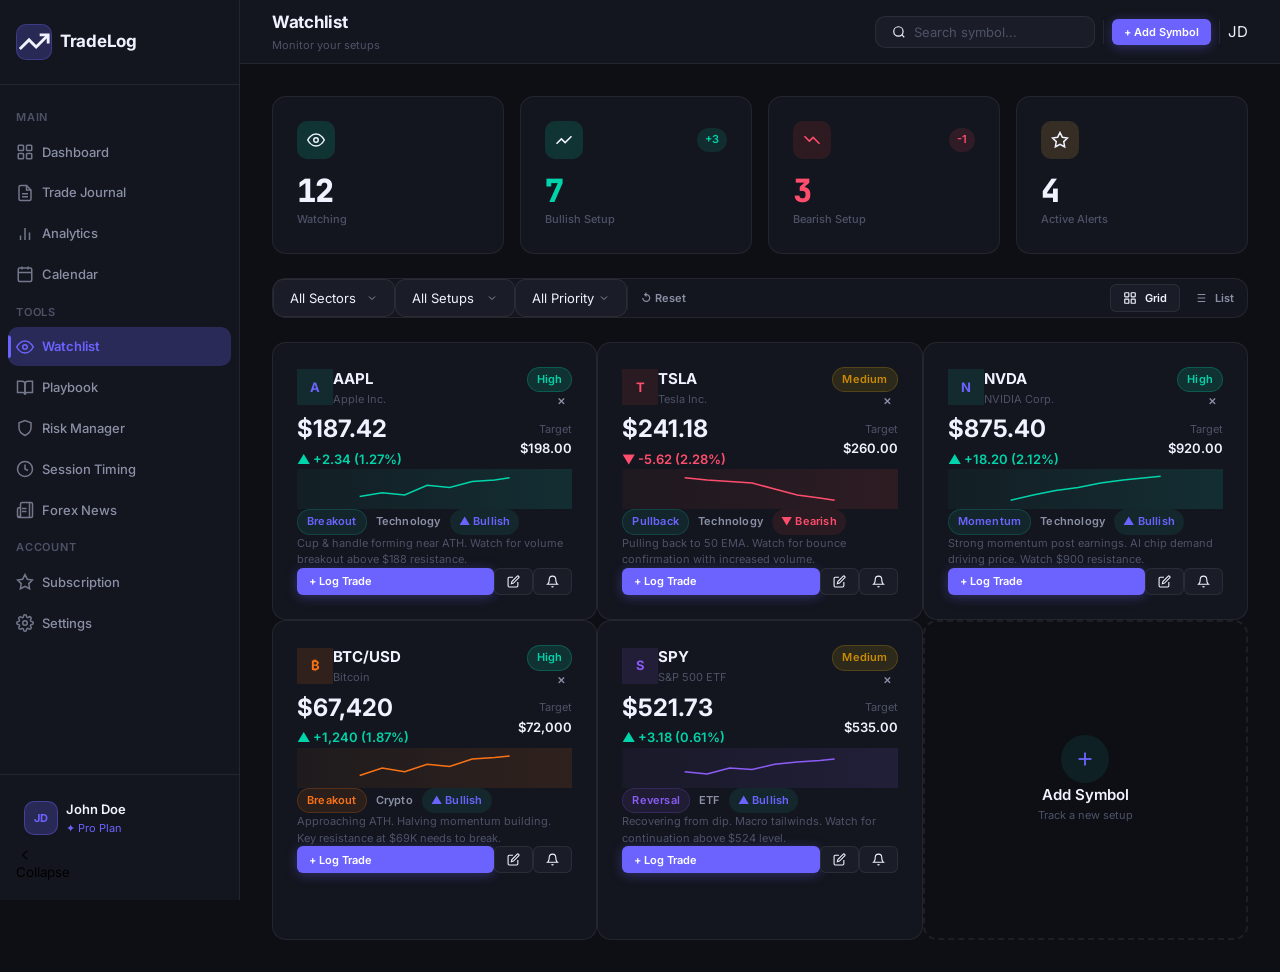
<file: watchlist.html>
<!DOCTYPE html>
<html lang="en">
<head>
  <meta charset="UTF-8">
  <meta name="viewport" content="width=device-width, initial-scale=1.0">
  <title>TradeLog — Watchlist</title>
  <link rel="stylesheet" href="css/variables.css">
  <link rel="stylesheet" href="css/base.css">
  <link rel="stylesheet" href="css/layout.css">
  <link rel="stylesheet" href="css/components.css">
</head>
<body>
<div class="app-layout">

  <aside class="sidebar" id="sidebar">
    <div class="sidebar-logo">
      <div class="sidebar-logo-icon">
        <svg viewBox="0 0 24 24" fill="none" stroke="currentColor" stroke-width="2">
          <polyline points="22 7 13.5 15.5 8.5 10.5 2 17"/>
          <polyline points="16 7 22 7 22 13"/>
        </svg>
      </div>
      <span class="sidebar-logo-text">Trade<span>Log</span></span>
    </div>

   <nav class="sidebar-nav">
  <div class="nav-section-label">Main</div>

  <a href="dashboard.html" class="nav-item">
    <svg class="nav-item-icon" viewBox="0 0 24 24" fill="none" stroke="currentColor" stroke-width="2">
      <rect x="3" y="3" width="7" height="7" rx="1"/>
      <rect x="14" y="3" width="7" height="7" rx="1"/>
      <rect x="3" y="14" width="7" height="7" rx="1"/>
      <rect x="14" y="14" width="7" height="7" rx="1"/>
    </svg>
    <span class="nav-item-label">Dashboard</span>
  </a>

  <a href="journal.html" class="nav-item">
    <svg class="nav-item-icon" viewBox="0 0 24 24" fill="none" stroke="currentColor" stroke-width="2">
      <path d="M14 2H6a2 2 0 0 0-2 2v16a2 2 0 0 0 2 2h12a2 2 0 0 0 2-2V8z"/>
      <polyline points="14 2 14 8 20 8"/>
      <line x1="16" y1="13" x2="8" y2="13"/>
      <line x1="16" y1="17" x2="8" y2="17"/>
    </svg>
    <span class="nav-item-label">Trade Journal</span>
  </a>

  <a href="analytics.html" class="nav-item">
    <svg class="nav-item-icon" viewBox="0 0 24 24" fill="none" stroke="currentColor" stroke-width="2">
      <line x1="18" y1="20" x2="18" y2="10"/>
      <line x1="12" y1="20" x2="12" y2="4"/>
      <line x1="6"  y1="20" x2="6"  y2="14"/>
    </svg>
    <span class="nav-item-label">Analytics</span>
  </a>

  <a href="calendar.html" class="nav-item">
    <svg class="nav-item-icon" viewBox="0 0 24 24" fill="none" stroke="currentColor" stroke-width="2">
      <rect x="3" y="4" width="18" height="18" rx="2"/>
      <line x1="16" y1="2" x2="16" y2="6"/>
      <line x1="8" y1="2" x2="8" y2="6"/>
      <line x1="3" y1="10" x2="21" y2="10"/>
    </svg>
    <span class="nav-item-label">Calendar</span>
  </a>

  <div class="nav-section-label" style="margin-top:var(--sp-4)">Tools</div>

  <a href="watchlist.html" class="nav-item active">
    <svg class="nav-item-icon" viewBox="0 0 24 24" fill="none" stroke="currentColor" stroke-width="2">
      <path d="M1 12s4-8 11-8 11 8 11 8-4 8-11 8-11-8-11-8z"/>
      <circle cx="12" cy="12" r="3"/>
    </svg>
    <span class="nav-item-label">Watchlist</span>
  </a>

  <a href="playbook.html" class="nav-item">
    <svg class="nav-item-icon" viewBox="0 0 24 24" fill="none" stroke="currentColor" stroke-width="2">
      <path d="M2 3h6a4 4 0 0 1 4 4v14a3 3 0 0 0-3-3H2z"/>
      <path d="M22 3h-6a4 4 0 0 0-4 4v14a3 3 0 0 1 3-3h7z"/>
    </svg>
    <span class="nav-item-label">Playbook</span>
  </a>

  <a href="risk-manager.html" class="nav-item">
    <svg class="nav-item-icon" viewBox="0 0 24 24" fill="none" stroke="currentColor" stroke-width="2">
      <path d="M12 22s8-4 8-10V5l-8-3-8 3v7c0 6 8 10 8 10z"/>
    </svg>
    <span class="nav-item-label">Risk Manager</span>
  </a>

  <a href="session-timing.html" class="nav-item">
    <svg class="nav-item-icon" viewBox="0 0 24 24" fill="none" stroke="currentColor" stroke-width="2">
      <circle cx="12" cy="12" r="10"/>
      <polyline points="12 6 12 12 16 14"/>
    </svg>
    <span class="nav-item-label">Session Timing</span>
  </a>

  <a href="news.html" class="nav-item">
    <svg class="nav-item-icon" viewBox="0 0 24 24" fill="none" stroke="currentColor" stroke-width="2">
      <path d="M4 22h16a2 2 0 0 0 2-2V4a2 2 0 0 0-2-2H8a2 2 0 0 0-2 2v16a2 2 0 0 0-2 2zm0 0a2 2 0 0 1-2-2v-9c0-1.1.9-2 2-2h2"/>
      <line x1="18" y1="2" x2="18" y2="22"/>
      <line x1="8" y1="10" x2="14" y2="10"/>
      <line x1="8" y1="14" x2="14" y2="14"/>
    </svg>
    <span class="nav-item-label">Forex News</span>
  </a>

  <div class="nav-section-label" style="margin-top:var(--sp-4)">Account</div>

  <a href="subscription.html" class="nav-item">
    <svg class="nav-item-icon" viewBox="0 0 24 24" fill="none" stroke="currentColor" stroke-width="2">
      <polygon points="12 2 15.09 8.26 22 9.27 17 14.14 18.18 21.02 12 17.77 5.82 21.02 7 14.14 2 9.27 8.91 8.26 12 2"/>
    </svg>
    <span class="nav-item-label">Subscription</span>
  </a>

  <a href="settings.html" class="nav-item">
    <svg class="nav-item-icon" viewBox="0 0 24 24" fill="none" stroke="currentColor" stroke-width="2">
      <circle cx="12" cy="12" r="3"/>
      <path d="M19.4 15a1.65 1.65 0 0 0 .33 1.82l.06.06a2 2 0 0 1-2.83 2.83l-.06-.06a1.65 1.65 0 0 0-1.82-.33 1.65 1.65 0 0 0-1 1.51V21a2 2 0 0 1-4 0v-.09A1.65 1.65 0 0 0 9 19.4a1.65 1.65 0 0 0-1.82.33l-.06-.06a2 2 0 0 1-2.83-2.83l.06-.06A1.65 1.65 0 0 0 4.68 15a1.65 1.65 0 0 0-1.51-1H3a2 2 0 0 1 0-4h.09A1.65 1.65 0 0 0 4.6 9a1.65 1.65 0 0 0-.33-1.82l-.06-.06a2 2 0 0 1 2.83-2.83l.06.06A1.65 1.65 0 0 0 9 4.68a1.65 1.65 0 0 0 1-1.51V3a2 2 0 0 1 4 0v.09a1.65 1.65 0 0 0 1 1.51 1.65 1.65 0 0 0 1.82-.33l.06-.06a2 2 0 0 1 2.83 2.83l-.06.06A1.65 1.65 0 0 0 19.4 9a1.65 1.65 0 0 0 1.51 1H21a2 2 0 0 1 0 4h-.09a1.65 1.65 0 0 0-1.51 1z"/>
    </svg>
    <span class="nav-item-label">Settings</span>
  </a>
</nav>

    <div class="sidebar-footer">
      <div class="sidebar-user">
        <div class="user-avatar">JD</div>
        <div class="user-info">
          <div class="user-name">John Doe</div>
          <div class="user-plan">✦ Pro Plan</div>
        </div>
      </div>
      <button class="sidebar-collapse-btn" id="collapseBtn">
        <svg class="nav-item-icon" viewBox="0 0 24 24" fill="none" stroke="currentColor" stroke-width="2">
          <polyline points="15 18 9 12 15 6"/>
        </svg>
        <span class="nav-item-label">Collapse</span>
      </button>
    </div>
  </aside>

  <!-- MAIN -->
  <div class="app-content">

    <header class="topbar">
      <div class="topbar-left">
        <div>
          <div class="page-title">Watchlist</div>
          <div class="page-subtitle">Monitor your setups</div>
        </div>
      </div>
      <div class="topbar-right">
        <div class="search-bar">
          <span class="search-icon">
            <svg viewBox="0 0 24 24" fill="none" stroke="currentColor" stroke-width="2" style="width:14px;height:14px">
              <circle cx="11" cy="11" r="8"/>
              <line x1="21" y1="21" x2="16.65" y2="16.65"/>
            </svg>
          </span>
          <input type="text" class="search-input" placeholder="Search symbol..." id="watchSearch">
        </div>
        <div class="topbar-divider"></div>
        <button class="btn btn-primary btn-sm" onclick="document.getElementById('addWatchModal').classList.add('open')">
          + Add Symbol
        </button>
        <div class="topbar-divider"></div>
        <div class="topbar-avatar">JD</div>
      </div>
    </header>

    <main class="page-content">

      <!-- STATS ROW -->
      <div class="dashboard-stats">

        <div class="stat-card">
          <div class="stat-card-header">
            <div class="stat-card-icon teal">
              <svg viewBox="0 0 24 24" fill="none" stroke="currentColor" stroke-width="2" style="width:18px;height:18px">
                <path d="M1 12s4-8 11-8 11 8 11 8-4 8-11 8-11-8-11-8z"/>
                <circle cx="12" cy="12" r="3"/>
              </svg>
            </div>
          </div>
          <div class="stat-card-value" id="totalWatching">12</div>
          <div class="stat-card-label">Watching</div>
        </div>

        <div class="stat-card">
          <div class="stat-card-header">
            <div class="stat-card-icon teal">
              <svg viewBox="0 0 24 24" fill="none" stroke="currentColor" stroke-width="2" style="width:18px;height:18px">
                <polyline points="22 7 13.5 15.5 8.5 10.5 2 17"/>
              </svg>
            </div>
            <span class="stat-card-change up">+3</span>
          </div>
          <div class="stat-card-value" style="color:var(--clr-profit)" id="bullishCount">7</div>
          <div class="stat-card-label">Bullish Setup</div>
        </div>

        <div class="stat-card">
          <div class="stat-card-header">
            <div class="stat-card-icon" style="background:rgba(239,68,68,0.12);color:var(--clr-loss)">
              <svg viewBox="0 0 24 24" fill="none" stroke="currentColor" stroke-width="2" style="width:18px;height:18px">
                <polyline points="22 17 13.5 8.5 8.5 13.5 2 7"/>
              </svg>
            </div>
            <span class="stat-card-change down">-1</span>
          </div>
          <div class="stat-card-value" style="color:var(--clr-loss)" id="bearishCount">3</div>
          <div class="stat-card-label">Bearish Setup</div>
        </div>

        <div class="stat-card">
          <div class="stat-card-header">
            <div class="stat-card-icon orange">
              <svg viewBox="0 0 24 24" fill="none" stroke="currentColor" stroke-width="2" style="width:18px;height:18px">
                <polygon points="12 2 15.09 8.26 22 9.27 17 14.14 18.18 21.02 12 17.77 5.82 21.02 7 14.14 2 9.27 8.91 8.26 12 2"/>
              </svg>
            </div>
          </div>
          <div class="stat-card-value" id="alertCount">4</div>
          <div class="stat-card-label">Active Alerts</div>
        </div>

      </div>

      <!-- FILTER + VIEW TOGGLE -->
      <div class="card" style="padding:var(--sp-3) var(--sp-5);margin-bottom:var(--sp-5)">
        <div style="display:flex;align-items:center;gap:var(--sp-3);flex-wrap:wrap">
          <select class="form-select" style="width:auto" id="sectorFilter">
            <option value="">All Sectors</option>
            <option>Technology</option>
            <option>Finance</option>
            <option>Energy</option>
            <option>Healthcare</option>
            <option>Consumer</option>
            <option>Crypto</option>
          </select>
          <select class="form-select" style="width:auto" id="setupFilter">
            <option value="">All Setups</option>
            <option>Breakout</option>
            <option>Pullback</option>
            <option>Reversal</option>
            <option>Momentum</option>
            <option>Gap Fill</option>
          </select>
          <select class="form-select" style="width:auto" id="priorityFilter">
            <option value="">All Priority</option>
            <option>High</option>
            <option>Medium</option>
            <option>Low</option>
          </select>
          <div style="width:1px;height:24px;background:var(--clr-border)"></div>
          <button class="btn btn-ghost btn-sm" onclick="resetFilters()">↺ Reset</button>
          <div style="margin-left:auto;display:flex;gap:var(--sp-2)">
            <button class="btn btn-secondary btn-sm active-view" id="viewGrid" onclick="setView('grid')">
              <svg viewBox="0 0 24 24" fill="none" stroke="currentColor" stroke-width="2" style="width:14px;height:14px">
                <rect x="3" y="3" width="7" height="7" rx="1"/>
                <rect x="14" y="3" width="7" height="7" rx="1"/>
                <rect x="3" y="14" width="7" height="7" rx="1"/>
                <rect x="14" y="14" width="7" height="7" rx="1"/>
              </svg>
              Grid
            </button>
            <button class="btn btn-ghost btn-sm" id="viewList" onclick="setView('list')">
              <svg viewBox="0 0 24 24" fill="none" stroke="currentColor" stroke-width="2" style="width:14px;height:14px">
                <line x1="8" y1="6" x2="21" y2="6"/>
                <line x1="8" y1="12" x2="21" y2="12"/>
                <line x1="8" y1="18" x2="21" y2="18"/>
                <line x1="3" y1="6" x2="3.01" y2="6"/>
                <line x1="3" y1="12" x2="3.01" y2="12"/>
                <line x1="3" y1="18" x2="3.01" y2="18"/>
              </svg>
              List
            </button>
          </div>
        </div>
      </div>

      <!-- GRID VIEW -->
      <div id="gridView">
        <div style="display:grid;grid-template-columns:repeat(auto-fill,minmax(280px,1fr));gap:var(--sp-4)" id="watchGrid">

          <!-- CARD: AAPL -->
          <div class="card watch-card" data-symbol="AAPL" data-sector="Technology" data-setup="Breakout" data-priority="High">
            <div style="display:flex;justify-content:space-between;align-items:flex-start;margin-bottom:var(--sp-3)">
              <div>
                <div style="display:flex;align-items:center;gap:var(--sp-2)">
                  <div style="width:36px;height:36px;border-radius:var(--radius-sm);background:rgba(20,184,166,0.12);display:flex;align-items:center;justify-content:center;font-weight:700;font-size:var(--fs-sm);color:var(--clr-accent)">
                    A
                  </div>
                  <div>
                    <div style="font-weight:700;font-size:var(--fs-base);color:var(--clr-text-primary)">AAPL</div>
                    <div style="font-size:var(--fs-xs);color:var(--clr-text-muted)">Apple Inc.</div>
                  </div>
                </div>
              </div>
              <div style="display:flex;flex-direction:column;align-items:flex-end;gap:var(--sp-1)">
                <span class="badge badge-profit">High</span>
                <button class="btn btn-ghost btn-sm" style="padding:2px 6px;font-size:10px" onclick="removeWatch('AAPL')">✕</button>
              </div>
            </div>

            <div style="display:flex;justify-content:space-between;align-items:center;margin-bottom:var(--sp-3)">
              <div>
                <div style="font-size:var(--fs-xl);font-weight:700;color:var(--clr-text-primary)">$187.42</div>
                <div style="font-size:var(--fs-sm);color:var(--clr-profit);font-weight:600">▲ +2.34 (1.27%)</div>
              </div>
              <div style="text-align:right">
                <div style="font-size:var(--fs-xs);color:var(--clr-text-muted)">Target</div>
                <div style="font-size:var(--fs-sm);font-weight:600;color:var(--clr-text-primary)">$198.00</div>
              </div>
            </div>

            <!-- Mini sparkline placeholder -->
            <div style="height:40px;background:linear-gradient(to right,rgba(20,184,166,0.05),rgba(20,184,166,0.15));border-radius:var(--radius-sm);margin-bottom:var(--sp-3);display:flex;align-items:center;padding:0 var(--sp-2)">
              <svg viewBox="0 0 200 40" style="width:100%;height:30px">
                <polyline points="0,30 30,25 60,28 90,15 120,18 150,10 180,8 200,5"
                  fill="none" stroke="var(--clr-profit)" stroke-width="2"/>
              </svg>
            </div>

            <div style="display:flex;gap:var(--sp-2);flex-wrap:wrap;margin-bottom:var(--sp-3)">
              <span class="badge" style="background:rgba(20,184,166,0.1);color:var(--clr-accent);border:1px solid rgba(20,184,166,0.2)">Breakout</span>
              <span class="badge" style="background:var(--clr-surface-2);color:var(--clr-text-secondary)">Technology</span>
              <span class="badge" style="background:rgba(20,184,166,0.1);color:var(--clr-accent)">▲ Bullish</span>
            </div>

            <div style="font-size:var(--fs-xs);color:var(--clr-text-muted);margin-bottom:var(--sp-3);line-height:1.5">
              Cup & handle forming near ATH. Watch for volume breakout above $188 resistance.
            </div>

            <div style="display:flex;gap:var(--sp-2)">
              <button class="btn btn-primary btn-sm" style="flex:1" onclick="tradeFromWatch('AAPL','187.42')">
                + Log Trade
              </button>
              <button class="btn btn-secondary btn-sm" onclick="editWatch('AAPL')">
                <svg viewBox="0 0 24 24" fill="none" stroke="currentColor" stroke-width="2" style="width:13px;height:13px">
                  <path d="M11 4H4a2 2 0 0 0-2 2v14a2 2 0 0 0 2 2h14a2 2 0 0 0 2-2v-7"/>
                  <path d="M18.5 2.5a2.121 2.121 0 0 1 3 3L12 15l-4 1 1-4 9.5-9.5z"/>
                </svg>
              </button>
              <button class="btn btn-secondary btn-sm" onclick="setAlert('AAPL')">
                <svg viewBox="0 0 24 24" fill="none" stroke="currentColor" stroke-width="2" style="width:13px;height:13px">
                  <path d="M18 8A6 6 0 0 0 6 8c0 7-3 9-3 9h18s-3-2-3-9"/>
                  <path d="M13.73 21a2 2 0 0 1-3.46 0"/>
                </svg>
              </button>
            </div>
          </div>

          <!-- CARD: TSLA -->
          <div class="card watch-card" data-symbol="TSLA" data-sector="Technology" data-setup="Pullback" data-priority="Medium">
            <div style="display:flex;justify-content:space-between;align-items:flex-start;margin-bottom:var(--sp-3)">
              <div style="display:flex;align-items:center;gap:var(--sp-2)">
                <div style="width:36px;height:36px;border-radius:var(--radius-sm);background:rgba(239,68,68,0.1);display:flex;align-items:center;justify-content:center;font-weight:700;font-size:var(--fs-sm);color:var(--clr-loss)">T</div>
                <div>
                  <div style="font-weight:700;font-size:var(--fs-base);color:var(--clr-text-primary)">TSLA</div>
                  <div style="font-size:var(--fs-xs);color:var(--clr-text-muted)">Tesla Inc.</div>
                </div>
              </div>
              <div style="display:flex;flex-direction:column;align-items:flex-end;gap:var(--sp-1)">
                <span class="badge" style="background:rgba(234,179,8,0.12);color:#ca8a04;border:1px solid rgba(234,179,8,0.2)">Medium</span>
                <button class="btn btn-ghost btn-sm" style="padding:2px 6px;font-size:10px" onclick="removeWatch('TSLA')">✕</button>
              </div>
            </div>

            <div style="display:flex;justify-content:space-between;align-items:center;margin-bottom:var(--sp-3)">
              <div>
                <div style="font-size:var(--fs-xl);font-weight:700;color:var(--clr-text-primary)">$241.18</div>
                <div style="font-size:var(--fs-sm);color:var(--clr-loss);font-weight:600">▼ -5.62 (2.28%)</div>
              </div>
              <div style="text-align:right">
                <div style="font-size:var(--fs-xs);color:var(--clr-text-muted)">Target</div>
                <div style="font-size:var(--fs-sm);font-weight:600;color:var(--clr-text-primary)">$260.00</div>
              </div>
            </div>

            <div style="height:40px;background:linear-gradient(to right,rgba(239,68,68,0.05),rgba(239,68,68,0.12));border-radius:var(--radius-sm);margin-bottom:var(--sp-3);display:flex;align-items:center;padding:0 var(--sp-2)">
              <svg viewBox="0 0 200 40" style="width:100%;height:30px">
                <polyline points="0,5 30,8 60,10 90,12 120,20 150,28 180,32 200,35"
                  fill="none" stroke="var(--clr-loss)" stroke-width="2"/>
              </svg>
            </div>

            <div style="display:flex;gap:var(--sp-2);flex-wrap:wrap;margin-bottom:var(--sp-3)">
              <span class="badge" style="background:rgba(20,184,166,0.1);color:var(--clr-accent);border:1px solid rgba(20,184,166,0.2)">Pullback</span>
              <span class="badge" style="background:var(--clr-surface-2);color:var(--clr-text-secondary)">Technology</span>
              <span class="badge" style="background:rgba(239,68,68,0.1);color:var(--clr-loss)">▼ Bearish</span>
            </div>

            <div style="font-size:var(--fs-xs);color:var(--clr-text-muted);margin-bottom:var(--sp-3);line-height:1.5">
              Pulling back to 50 EMA. Watch for bounce confirmation with increased volume.
            </div>

            <div style="display:flex;gap:var(--sp-2)">
              <button class="btn btn-primary btn-sm" style="flex:1" onclick="tradeFromWatch('TSLA','241.18')">+ Log Trade</button>
              <button class="btn btn-secondary btn-sm" onclick="editWatch('TSLA')">
                <svg viewBox="0 0 24 24" fill="none" stroke="currentColor" stroke-width="2" style="width:13px;height:13px">
                  <path d="M11 4H4a2 2 0 0 0-2 2v14a2 2 0 0 0 2 2h14a2 2 0 0 0 2-2v-7"/>
                  <path d="M18.5 2.5a2.121 2.121 0 0 1 3 3L12 15l-4 1 1-4 9.5-9.5z"/>
                </svg>
              </button>
              <button class="btn btn-secondary btn-sm" onclick="setAlert('TSLA')">
                <svg viewBox="0 0 24 24" fill="none" stroke="currentColor" stroke-width="2" style="width:13px;height:13px">
                  <path d="M18 8A6 6 0 0 0 6 8c0 7-3 9-3 9h18s-3-2-3-9"/>
                  <path d="M13.73 21a2 2 0 0 1-3.46 0"/>
                </svg>
              </button>
            </div>
          </div>

          <!-- CARD: NVDA -->
          <div class="card watch-card" data-symbol="NVDA" data-sector="Technology" data-setup="Momentum" data-priority="High">
            <div style="display:flex;justify-content:space-between;align-items:flex-start;margin-bottom:var(--sp-3)">
              <div style="display:flex;align-items:center;gap:var(--sp-2)">
                <div style="width:36px;height:36px;border-radius:var(--radius-sm);background:rgba(20,184,166,0.12);display:flex;align-items:center;justify-content:center;font-weight:700;font-size:var(--fs-sm);color:var(--clr-accent)">N</div>
                <div>
                  <div style="font-weight:700;font-size:var(--fs-base);color:var(--clr-text-primary)">NVDA</div>
                  <div style="font-size:var(--fs-xs);color:var(--clr-text-muted)">NVIDIA Corp.</div>
                </div>
              </div>
              <div style="display:flex;flex-direction:column;align-items:flex-end;gap:var(--sp-1)">
                <span class="badge badge-profit">High</span>
                <button class="btn btn-ghost btn-sm" style="padding:2px 6px;font-size:10px" onclick="removeWatch('NVDA')">✕</button>
              </div>
            </div>

            <div style="display:flex;justify-content:space-between;align-items:center;margin-bottom:var(--sp-3)">
              <div>
                <div style="font-size:var(--fs-xl);font-weight:700;color:var(--clr-text-primary)">$875.40</div>
                <div style="font-size:var(--fs-sm);color:var(--clr-profit);font-weight:600">▲ +18.20 (2.12%)</div>
              </div>
              <div style="text-align:right">
                <div style="font-size:var(--fs-xs);color:var(--clr-text-muted)">Target</div>
                <div style="font-size:var(--fs-sm);font-weight:600;color:var(--clr-text-primary)">$920.00</div>
              </div>
            </div>

            <div style="height:40px;background:linear-gradient(to right,rgba(20,184,166,0.05),rgba(20,184,166,0.15));border-radius:var(--radius-sm);margin-bottom:var(--sp-3);display:flex;align-items:center;padding:0 var(--sp-2)">
              <svg viewBox="0 0 200 40" style="width:100%;height:30px">
                <polyline points="0,35 30,28 60,22 90,18 120,12 150,8 180,5 200,3"
                  fill="none" stroke="var(--clr-profit)" stroke-width="2"/>
              </svg>
            </div>

            <div style="display:flex;gap:var(--sp-2);flex-wrap:wrap;margin-bottom:var(--sp-3)">
              <span class="badge" style="background:rgba(20,184,166,0.1);color:var(--clr-accent);border:1px solid rgba(20,184,166,0.2)">Momentum</span>
              <span class="badge" style="background:var(--clr-surface-2);color:var(--clr-text-secondary)">Technology</span>
              <span class="badge" style="background:rgba(20,184,166,0.1);color:var(--clr-accent)">▲ Bullish</span>
            </div>

            <div style="font-size:var(--fs-xs);color:var(--clr-text-muted);margin-bottom:var(--sp-3);line-height:1.5">
              Strong momentum post earnings. AI chip demand driving price. Watch $900 resistance.
            </div>

            <div style="display:flex;gap:var(--sp-2)">
              <button class="btn btn-primary btn-sm" style="flex:1" onclick="tradeFromWatch('NVDA','875.40')">+ Log Trade</button>
              <button class="btn btn-secondary btn-sm" onclick="editWatch('NVDA')">
                <svg viewBox="0 0 24 24" fill="none" stroke="currentColor" stroke-width="2" style="width:13px;height:13px">
                  <path d="M11 4H4a2 2 0 0 0-2 2v14a2 2 0 0 0 2 2h14a2 2 0 0 0 2-2v-7"/>
                  <path d="M18.5 2.5a2.121 2.121 0 0 1 3 3L12 15l-4 1 1-4 9.5-9.5z"/>
                </svg>
              </button>
              <button class="btn btn-secondary btn-sm" onclick="setAlert('NVDA')">
                <svg viewBox="0 0 24 24" fill="none" stroke="currentColor" stroke-width="2" style="width:13px;height:13px">
                  <path d="M18 8A6 6 0 0 0 6 8c0 7-3 9-3 9h18s-3-2-3-9"/>
                  <path d="M13.73 21a2 2 0 0 1-3.46 0"/>
                </svg>
              </button>
            </div>
          </div>

          <!-- CARD: BTC -->
          <div class="card watch-card" data-symbol="BTC" data-sector="Crypto" data-setup="Breakout" data-priority="High">
            <div style="display:flex;justify-content:space-between;align-items:flex-start;margin-bottom:var(--sp-3)">
              <div style="display:flex;align-items:center;gap:var(--sp-2)">
                <div style="width:36px;height:36px;border-radius:var(--radius-sm);background:rgba(249,115,22,0.12);display:flex;align-items:center;justify-content:center;font-weight:700;font-size:var(--fs-sm);color:#f97316">₿</div>
                <div>
                  <div style="font-weight:700;font-size:var(--fs-base);color:var(--clr-text-primary)">BTC/USD</div>
                  <div style="font-size:var(--fs-xs);color:var(--clr-text-muted)">Bitcoin</div>
                </div>
              </div>
              <div style="display:flex;flex-direction:column;align-items:flex-end;gap:var(--sp-1)">
                <span class="badge badge-profit">High</span>
                <button class="btn btn-ghost btn-sm" style="padding:2px 6px;font-size:10px" onclick="removeWatch('BTC')">✕</button>
              </div>
            </div>

            <div style="display:flex;justify-content:space-between;align-items:center;margin-bottom:var(--sp-3)">
              <div>
                <div style="font-size:var(--fs-xl);font-weight:700;color:var(--clr-text-primary)">$67,420</div>
                <div style="font-size:var(--fs-sm);color:var(--clr-profit);font-weight:600">▲ +1,240 (1.87%)</div>
              </div>
              <div style="text-align:right">
                <div style="font-size:var(--fs-xs);color:var(--clr-text-muted)">Target</div>
                <div style="font-size:var(--fs-sm);font-weight:600;color:var(--clr-text-primary)">$72,000</div>
              </div>
            </div>

            <div style="height:40px;background:linear-gradient(to right,rgba(249,115,22,0.05),rgba(249,115,22,0.12));border-radius:var(--radius-sm);margin-bottom:var(--sp-3);display:flex;align-items:center;padding:0 var(--sp-2)">
              <svg viewBox="0 0 200 40" style="width:100%;height:30px">
                <polyline points="0,30 30,20 60,25 90,15 120,18 150,8 180,6 200,4"
                  fill="none" stroke="#f97316" stroke-width="2"/>
              </svg>
            </div>

            <div style="display:flex;gap:var(--sp-2);flex-wrap:wrap;margin-bottom:var(--sp-3)">
              <span class="badge" style="background:rgba(249,115,22,0.1);color:#f97316;border:1px solid rgba(249,115,22,0.2)">Breakout</span>
              <span class="badge" style="background:var(--clr-surface-2);color:var(--clr-text-secondary)">Crypto</span>
              <span class="badge" style="background:rgba(20,184,166,0.1);color:var(--clr-accent)">▲ Bullish</span>
            </div>

            <div style="font-size:var(--fs-xs);color:var(--clr-text-muted);margin-bottom:var(--sp-3);line-height:1.5">
              Approaching ATH. Halving momentum building. Key resistance at $69K needs to break.
            </div>

            <div style="display:flex;gap:var(--sp-2)">
              <button class="btn btn-primary btn-sm" style="flex:1" onclick="tradeFromWatch('BTC','67420')">+ Log Trade</button>
              <button class="btn btn-secondary btn-sm" onclick="editWatch('BTC')">
                <svg viewBox="0 0 24 24" fill="none" stroke="currentColor" stroke-width="2" style="width:13px;height:13px">
                  <path d="M11 4H4a2 2 0 0 0-2 2v14a2 2 0 0 0 2 2h14a2 2 0 0 0 2-2v-7"/>
                  <path d="M18.5 2.5a2.121 2.121 0 0 1 3 3L12 15l-4 1 1-4 9.5-9.5z"/>
                </svg>
              </button>
              <button class="btn btn-secondary btn-sm" onclick="setAlert('BTC')">
                <svg viewBox="0 0 24 24" fill="none" stroke="currentColor" stroke-width="2" style="width:13px;height:13px">
                  <path d="M18 8A6 6 0 0 0 6 8c0 7-3 9-3 9h18s-3-2-3-9"/>
                  <path d="M13.73 21a2 2 0 0 1-3.46 0"/>
                </svg>
              </button>
            </div>
          </div>

          <!-- CARD: SPY -->
          <div class="card watch-card" data-symbol="SPY" data-sector="ETF" data-setup="Reversal" data-priority="Medium">
            <div style="display:flex;justify-content:space-between;align-items:flex-start;margin-bottom:var(--sp-3)">
              <div style="display:flex;align-items:center;gap:var(--sp-2)">
                <div style="width:36px;height:36px;border-radius:var(--radius-sm);background:rgba(139,92,246,0.12);display:flex;align-items:center;justify-content:center;font-weight:700;font-size:var(--fs-sm);color:#8b5cf6">S</div>
                <div>
                  <div style="font-weight:700;font-size:var(--fs-base);color:var(--clr-text-primary)">SPY</div>
                  <div style="font-size:var(--fs-xs);color:var(--clr-text-muted)">S&P 500 ETF</div>
                </div>
              </div>
              <div style="display:flex;flex-direction:column;align-items:flex-end;gap:var(--sp-1)">
                <span class="badge" style="background:rgba(234,179,8,0.12);color:#ca8a04;border:1px solid rgba(234,179,8,0.2)">Medium</span>
                <button class="btn btn-ghost btn-sm" style="padding:2px 6px;font-size:10px" onclick="removeWatch('SPY')">✕</button>
              </div>
            </div>

            <div style="display:flex;justify-content:space-between;align-items:center;margin-bottom:var(--sp-3)">
              <div>
                <div style="font-size:var(--fs-xl);font-weight:700;color:var(--clr-text-primary)">$521.73</div>
                <div style="font-size:var(--fs-sm);color:var(--clr-profit);font-weight:600">▲ +3.18 (0.61%)</div>
              </div>
              <div style="text-align:right">
                <div style="font-size:var(--fs-xs);color:var(--clr-text-muted)">Target</div>
                <div style="font-size:var(--fs-sm);font-weight:600;color:var(--clr-text-primary)">$535.00</div>
              </div>
            </div>

            <div style="height:40px;background:linear-gradient(to right,rgba(139,92,246,0.05),rgba(139,92,246,0.12));border-radius:var(--radius-sm);margin-bottom:var(--sp-3);display:flex;align-items:center;padding:0 var(--sp-2)">
              <svg viewBox="0 0 200 40" style="width:100%;height:30px">
                <polyline points="0,25 30,28 60,20 90,22 120,15 150,12 180,10 200,8"
                  fill="none" stroke="#8b5cf6" stroke-width="2"/>
              </svg>
            </div>

            <div style="display:flex;gap:var(--sp-2);flex-wrap:wrap;margin-bottom:var(--sp-3)">
              <span class="badge" style="background:rgba(139,92,246,0.1);color:#8b5cf6;border:1px solid rgba(139,92,246,0.2)">Reversal</span>
              <span class="badge" style="background:var(--clr-surface-2);color:var(--clr-text-secondary)">ETF</span>
              <span class="badge" style="background:rgba(20,184,166,0.1);color:var(--clr-accent)">▲ Bullish</span>
            </div>

            <div style="font-size:var(--fs-xs);color:var(--clr-text-muted);margin-bottom:var(--sp-3);line-height:1.5">
              Recovering from dip. Macro tailwinds. Watch for continuation above $524 level.
            </div>

            <div style="display:flex;gap:var(--sp-2)">
              <button class="btn btn-primary btn-sm" style="flex:1" onclick="tradeFromWatch('SPY','521.73')">+ Log Trade</button>
              <button class="btn btn-secondary btn-sm" onclick="editWatch('SPY')">
                <svg viewBox="0 0 24 24" fill="none" stroke="currentColor" stroke-width="2" style="width:13px;height:13px">
                  <path d="M11 4H4a2 2 0 0 0-2 2v14a2 2 0 0 0 2 2h14a2 2 0 0 0 2-2v-7"/>
                  <path d="M18.5 2.5a2.121 2.121 0 0 1 3 3L12 15l-4 1 1-4 9.5-9.5z"/>
                </svg>
              </button>
              <button class="btn btn-secondary btn-sm" onclick="setAlert('SPY')">
                <svg viewBox="0 0 24 24" fill="none" stroke="currentColor" stroke-width="2" style="width:13px;height:13px">
                  <path d="M18 8A6 6 0 0 0 6 8c0 7-3 9-3 9h18s-3-2-3-9"/>
                  <path d="M13.73 21a2 2 0 0 1-3.46 0"/>
                </svg>
              </button>
            </div>
          </div>

          <!-- ADD NEW CARD -->
          <div class="card" style="border:2px dashed var(--clr-border);background:transparent;display:flex;flex-direction:column;align-items:center;justify-content:center;min-height:320px;cursor:pointer;transition:border-color var(--transition)"
            onclick="document.getElementById('addWatchModal').classList.add('open')"
            onmouseenter="this.style.borderColor='var(--clr-accent)'"
            onmouseleave="this.style.borderColor='var(--clr-border)'">
            <div style="width:48px;height:48px;border-radius:50%;background:rgba(20,184,166,0.1);display:flex;align-items:center;justify-content:center;margin-bottom:var(--sp-3)">
              <svg viewBox="0 0 24 24" fill="none" stroke="var(--clr-accent)" stroke-width="2" style="width:22px;height:22px">
                <line x1="12" y1="5" x2="12" y2="19"/>
                <line x1="5" y1="12" x2="19" y2="12"/>
              </svg>
            </div>
            <div style="font-weight:600;color:var(--clr-text-primary);margin-bottom:var(--sp-1)">Add Symbol</div>
            <div style="font-size:var(--fs-xs);color:var(--clr-text-muted)">Track a new setup</div>
          </div>

        </div>
      </div>

      <!-- LIST VIEW (hidden by default) -->
      <div id="listView" style="display:none">
        <div class="card">
          <div class="card-header">
            <div class="card-title">Watchlist</div>
            <div class="card-subtitle" id="watchCount">5 symbols</div>
          </div>
          <div class="table-wrap">
            <table class="data-table">
              <thead>
                <tr>
                  <th>Symbol</th>
                  <th>Price</th>
                  <th>Change</th>
                  <th>Target</th>
                  <th>Setup</th>
                  <th>Priority</th>
                  <th>Sector</th>
                  <th>Notes</th>
                  <th></th>
                </tr>
              </thead>
              <tbody>
                <tr>
                  <td><span style="font-weight:700">AAPL</span></td>
                  <td class="mono">$187.42</td>
                  <td class="mono" style="color:var(--clr-profit)">▲ +1.27%</td>
                  <td class="mono">$198.00</td>
                  <td><span class="badge" style="background:rgba(20,184,166,0.1);color:var(--clr-accent)">Breakout</span></td>
                  <td><span class="badge badge-profit">High</span></td>
                  <td style="color:var(--clr-text-muted)">Technology</td>
                  <td style="font-size:var(--fs-xs);color:var(--clr-text-muted);max-width:200px">Cup & handle near ATH</td>
                  <td>
                    <div style="display:flex;gap:var(--sp-1)">
                      <button class="btn btn-primary btn-sm" onclick="tradeFromWatch('AAPL','187.42')">Trade</button>
                      <button class="btn btn-ghost btn-sm" onclick="removeWatch('AAPL')">✕</button>
                    </div>
                  </td>
                </tr>
                <tr>
                  <td><span style="font-weight:700">TSLA</span></td>
                  <td class="mono">$241.18</td>
                  <td class="mono" style="color:var(--clr-loss)">▼ -2.28%</td>
                  <td class="mono">$260.00</td>
                  <td><span class="badge" style="background:rgba(20,184,166,0.1);color:var(--clr-accent)">Pullback</span></td>
                  <td><span class="badge" style="background:rgba(234,179,8,0.12);color:#ca8a04">Medium</span></td>
                  <td style="color:var(--clr-text-muted)">Technology</td>
                  <td style="font-size:var(--fs-xs);color:var(--clr-text-muted);max-width:200px">50 EMA bounce watch</td>
                  <td>
                    <div style="display:flex;gap:var(--sp-1)">
                      <button class="btn btn-primary btn-sm" onclick="tradeFromWatch('TSLA','241.18')">Trade</button>
                      <button class="btn btn-ghost btn-sm" onclick="removeWatch('TSLA')">✕</button>
                    </div>
                  </td>
                </tr>
                <tr>
                  <td><span style="font-weight:700">NVDA</span></td>
                  <td class="mono">$875.40</td>
                  <td class="mono" style="color:var(--clr-profit)">▲ +2.12%</td>
                  <td class="mono">$920.00</td>
                  <td><span class="badge" style="background:rgba(20,184,166,0.1);color:var(--clr-accent)">Momentum</span></td>
                  <td><span class="badge badge-profit">High</span></td>
                  <td style="color:var(--clr-text-muted)">Technology</td>
                  <td style="font-size:var(--fs-xs);color:var(--clr-text-muted);max-width:200px">AI chip demand strong</td>
                  <td>
                    <div style="display:flex;gap:var(--sp-1)">
                      <button class="btn btn-primary btn-sm" onclick="tradeFromWatch('NVDA','875.40')">Trade</button>
                      <button class="btn btn-ghost btn-sm" onclick="removeWatch('NVDA')">✕</button>
                    </div>
                  </td>
                </tr>
                <tr>
                  <td><span style="font-weight:700">BTC/USD</span></td>
                  <td class="mono">$67,420</td>
                  <td class="mono" style="color:var(--clr-profit)">▲ +1.87%</td>
                  <td class="mono">$72,000</td>
                  <td><span class="badge" style="background:rgba(20,184,166,0.1);color:var(--clr-accent)">Breakout</span></td>
                  <td><span class="badge badge-profit">High</span></td>
                  <td style="color:var(--clr-text-muted)">Crypto</td>
                  <td style="font-size:var(--fs-xs);color:var(--clr-text-muted);max-width:200px">ATH approach, halving</td>
                  <td>
                    <div style="display:flex;gap:var(--sp-1)">
                      <button class="btn btn-primary btn-sm" onclick="tradeFromWatch('BTC','67420')">Trade</button>
                      <button class="btn btn-ghost btn-sm" onclick="removeWatch('BTC')">✕</button>
                    </div>
                  </td>
                </tr>
                <tr>
                  <td><span style="font-weight:700">SPY</span></td>
                  <td class="mono">$521.73</td>
                  <td class="mono" style="color:var(--clr-profit)">▲ +0.61%</td>
                  <td class="mono">$535.00</td>
                  <td><span class="badge" style="background:rgba(139,92,246,0.1);color:#8b5cf6">Reversal</span></td>
                  <td><span class="badge" style="background:rgba(234,179,8,0.12);color:#ca8a04">Medium</span></td>
                  <td style="color:var(--clr-text-muted)">ETF</td>
                  <td style="font-size:var(--fs-xs);color:var(--clr-text-muted);max-width:200px">Macro recovery play</td>
                  <td>
                    <div style="display:flex;gap:var(--sp-1)">
                      <button class="btn btn-primary btn-sm" onclick="tradeFromWatch('SPY','521.73')">Trade</button>
                      <button class="btn btn-ghost btn-sm" onclick="removeWatch('SPY')">✕</button>
                    </div>
                  </td>
                </tr>
              </tbody>
            </table>
          </div>
        </div>
      </div>

    </main>
  </div>
</div>

<!-- ADD SYMBOL MODAL -->
<div class="modal-overlay" id="addWatchModal">
  <div class="modal">
    <div class="modal-header">
      <div class="modal-title">Add to Watchlist</div>
      <div class="modal-close" onclick="document.getElementById('addWatchModal').classList.remove('open')">✕</div>
    </div>
    <div class="modal-body">
      <div style="display:flex;flex-direction:column;gap:var(--sp-4)">

        <div class="form-row">
          <div class="form-group">
            <label class="form-label">Symbol <span>*</span></label>
            <input type="text" class="form-input" id="wSymbol" placeholder="AAPL, BTC, EUR/USD...">
          </div>
          <div class="form-group">
            <label class="form-label">Company / Name</label>
            <input type="text" class="form-input" id="wName" placeholder="Apple Inc.">
          </div>
        </div>

        <div class="form-row">
          <div class="form-group">
            <label class="form-label">Entry Zone</label>
            <input type="number" class="form-input" id="wEntry" placeholder="0.00" step="0.01">
          </div>
          <div class="form-group">
            <label class="form-label">Target Price</label>
            <input type="number" class="form-input" id="wTarget" placeholder="0.00" step="0.01">
          </div>
        </div>

        <div class="form-row">
          <div class="form-group">
            <label class="form-label">Stop Loss</label>
            <input type="number" class="form-input" id="wStop" placeholder="0.00" step="0.01">
          </div>
          <div class="form-group">
            <label class="form-label">Sector</label>
            <select class="form-select" id="wSector">
              <option value="">Select...</option>
              <option>Technology</option>
              <option>Finance</option>
              <option>Energy</option>
              <option>Healthcare</option>
              <option>Consumer</option>
              <option>Crypto</option>
              <option>ETF</option>
            </select>
          </div>
        </div>

        <div class="form-row">
          <div class="form-group">
            <label class="form-label">Setup Type</label>
            <select class="form-select" id="wSetup">
              <option value="">Select...</option>
              <option>Breakout</option>
              <option>Pullback</option>
              <option>Reversal</option>
              <option>Momentum</option>
              <option>Gap Fill</option>
              <option>Swing</option>
            </select>
          </div>
          <div class="form-group">
            <label class="form-label">Priority</label>
            <select class="form-select" id="wPriority">
              <option>High</option>
              <option>Medium</option>
              <option>Low</option>
            </select>
          </div>
        </div>

        <div class="form-group">
          <label class="form-label">Direction</label>
          <div style="display:flex;gap:var(--sp-3)">
            <label style="display:flex;align-items:center;gap:var(--sp-2);cursor:pointer;padding:var(--sp-2) var(--sp-4);border:1px solid var(--clr-profit);border-radius:var(--radius-sm);color:var(--clr-profit);font-size:var(--fs-sm)">
              <input type="radio" name="wDir" value="bullish" checked style="accent-color:var(--clr-profit)"> ▲ Bullish
            </label>
            <label style="display:flex;align-items:center;gap:var(--sp-2);cursor:pointer;padding:var(--sp-2) var(--sp-4);border:1px solid var(--clr-loss);border-radius:var(--radius-sm);color:var(--clr-loss);font-size:var(--fs-sm)">
              <input type="radio" name="wDir" value="bearish" style="accent-color:var(--clr-loss)"> ▼ Bearish
            </label>
          </div>
        </div>

        <div class="form-group">
          <label class="form-label">Notes / Thesis</label>
          <textarea class="form-textarea" id="wNotes" placeholder="Why are you watching this? Setup details, key levels..."></textarea>
        </div>

      </div>
    </div>
    <div class="modal-footer">
      <button class="btn btn-secondary" onclick="document.getElementById('addWatchModal').classList.remove('open')">Cancel</button>
      <button class="btn btn-primary" onclick="saveWatch()">
        <svg viewBox="0 0 24 24" fill="none" stroke="currentColor" stroke-width="2" style="width:15px;height:15px">
          <path d="M1 12s4-8 11-8 11 8 11 8-4 8-11 8-11-8-11-8z"/>
          <circle cx="12" cy="12" r="3"/>
        </svg>
        Add to Watchlist
      </button>
    </div>
  </div>
</div>

<div class="toast-container" id="toastContainer"></div>
<script src="js/trades.js"></script>
<script src="js/app.js"></script>
<script>
// ── VIEW TOGGLE ──────────────────────────────────
function setView(v) {
  const grid = document.getElementById('gridView');
  const list = document.getElementById('listView');
  const btnG = document.getElementById('viewGrid');
  const btnL = document.getElementById('viewList');
  if (v === 'grid') {
    grid.style.display = 'block';
    list.style.display = 'none';
    btnG.className = 'btn btn-secondary btn-sm';
    btnL.className = 'btn btn-ghost btn-sm';
  } else {
    grid.style.display = 'none';
    list.style.display = 'block';
    btnG.className = 'btn btn-ghost btn-sm';
    btnL.className = 'btn btn-secondary btn-sm';
  }
}

// ── FILTERS ──────────────────────────────────────
document.getElementById('sectorFilter').addEventListener('change', applyFilters);
document.getElementById('setupFilter').addEventListener('change', applyFilters);
document.getElementById('priorityFilter').addEventListener('change', applyFilters);
document.getElementById('watchSearch').addEventListener('input', applyFilters);

function applyFilters() {
  const sector   = document.getElementById('sectorFilter').value;
  const setup    = document.getElementById('setupFilter').value;
  const priority = document.getElementById('priorityFilter').value;
  const search   = document.getElementById('watchSearch').value.toLowerCase();

  document.querySelectorAll('.watch-card').forEach(card => {
    const sym  = card.dataset.symbol.toLowerCase();
    const sec  = card.dataset.sector;
    const set  = card.dataset.setup;
    const pri  = card.dataset.priority;
    const show =
      (!sector   || sec === sector)   &&
      (!setup    || set === setup)    &&
      (!priority || pri === priority) &&
      (!search   || sym.includes(search));
    card.style.display = show ? '' : 'none';
  });
}

function resetFilters() {
  document.getElementById('sectorFilter').value   = '';
  document.getElementById('setupFilter').value    = '';
  document.getElementById('priorityFilter').value = '';
  document.getElementById('watchSearch').value    = '';
  applyFilters();
}

// ── ACTIONS ──────────────────────────────────────
function removeWatch(sym) {
  if (confirm(`Remove ${sym} from watchlist?`)) {
    const card = document.querySelector(`[data-symbol="${sym}"]`);
    if (card) {
      card.style.opacity = '0';
      card.style.transform = 'scale(0.95)';
      card.style.transition = 'all 0.2s';
      setTimeout(() => card.remove(), 200);
      showToast(`${sym} removed from watchlist`, 'info');
    }
  }
}

function tradeFromWatch(sym, price) {
  document.getElementById('addWatchModal').classList.remove('open');
  // Pre-fill journal modal if open
  showToast(`Opening trade for ${sym} @ $${price}`, 'success');
  setTimeout(() => { window.location.href = 'journal.html'; }, 800);
}

function editWatch(sym) {
  showToast(`Edit ${sym} — coming soon`, 'info');
}

function setAlert(sym) {
  showToast(`Alert set for ${sym}`, 'success');
}

function saveWatch() {
  const sym = document.getElementById('wSymbol').value.trim();
  if (!sym) { showToast('Symbol is required', 'error'); return; }
  document.getElementById('addWatchModal').classList.remove('open');
  showToast(`${sym.toUpperCase()} added to watchlist!`, 'success');
  // Reset
  ['wSymbol','wName','wEntry','wTarget','wStop','wNotes'].forEach(id => {
    document.getElementById(id).value = '';
  });
}

function showToast(msg, type = 'success') {
  const c = document.getElementById('toastContainer');
  const t = document.createElement('div');
  t.className = `toast toast-${type}`;
  t.textContent = msg;
  c.appendChild(t);
  setTimeout(() => t.classList.add('show'), 10);
  setTimeout(() => { t.classList.remove('show'); setTimeout(() => t.remove(), 300); }, 3000);
}
</script>
</body>
</html>
</file>
<file: css/variables.css>
:root {
  /* ═══ BRAND COLORS ═══ */
  --clr-accent:        #6C63FF;
  --clr-accent-hover:  #574fd6;
  --clr-accent-glow:   rgba(108, 99, 255, 0.25);

  --clr-profit:        #00D4AA;
  --clr-loss:          #FF4D6D;
  --clr-warning:       #FFB347;
  --clr-info:          #4DACFF;

  /* ═══ BACKGROUNDS ═══ */
  --clr-bg-base:       #0D0F14;
  --clr-bg-surface:    #13161E;
  --clr-bg-elevated:   #1A1D27;
  --clr-bg-hover:      #21253A;
  --clr-bg-modal:      #181B25;

  /* ═══ BORDERS ═══ */
  --clr-border:        rgba(255,255,255,0.07);
  --clr-border-focus:  rgba(108,99,255,0.5);

  /* ═══ TEXT ═══ */
  --clr-text-primary:  #F0F2FF;
  --clr-text-secondary:#8B90A7;
  --clr-text-muted:    #4E5268;

  /* ═══ SPACING ═══ */
  --sp-xs:   4px;
  --sp-sm:   8px;
  --sp-md:   16px;
  --sp-lg:   24px;
  --sp-xl:   32px;
  --sp-2xl:  48px;

  /* ═══ RADIUS ═══ */
  --r-sm:    6px;
  --r-md:    10px;
  --r-lg:    14px;
  --r-xl:    20px;
  --r-full:  9999px;

  /* ═══ SHADOWS ═══ */
  --shadow-card:   0 2px 20px rgba(0,0,0,0.4);
  --shadow-modal:  0 8px 40px rgba(0,0,0,0.6);
  --shadow-accent: 0 4px 20px rgba(108,99,255,0.3);

  /* ═══ TYPOGRAPHY ═══ */
  --font-primary: 'Inter', sans-serif;
  --font-mono:    'JetBrains Mono', monospace;

  --fs-xs:   11px;
  --fs-sm:   13px;
  --fs-base: 15px;
  --fs-md:   17px;
  --fs-lg:   20px;
  --fs-xl:   24px;
  --fs-2xl:  32px;
  --fs-3xl:  42px;

  /* ═══ TRANSITIONS ═══ */
  --t-fast:   0.15s ease;
  --t-normal: 0.25s ease;
  --t-slow:   0.4s ease;

  /* ═══ SIDEBAR ═══ */
  --sidebar-width:          240px;
  --sidebar-collapsed-width: 64px;
}
</file>
<file: css/base.css>
/* base.css — imports variables via HTML link tag, not @import */
@import url('https://fonts.googleapis.com/css2?family=Inter:wght@300;400;500;600;700;800&family=JetBrains+Mono:wght@400;500;600&display=swap');

*, *::before, *::after {
  box-sizing: border-box;
  margin: 0;
  padding: 0;
}

html {
  font-size: 16px;
  scroll-behavior: smooth;
  -webkit-font-smoothing: antialiased;
}

body {
  font-family: var(--font-primary);
  font-size: var(--fs-base);
  color: var(--clr-text-primary);
  background-color: var(--clr-bg-base);
  line-height: 1.6;
  min-height: 100vh;
  overflow-x: hidden;
}

a { color: inherit; text-decoration: none; }
ul, ol { list-style: none; }
img, svg { display: block; max-width: 100%; }
button { font-family: var(--font-primary); cursor: pointer; border: none; background: none; }
input, select, textarea { font-family: var(--font-primary); font-size: var(--fs-base); }

/* ═══ SCROLLBAR ═══ */
::-webkit-scrollbar { width: 6px; height: 6px; }
::-webkit-scrollbar-track { background: var(--clr-bg-base); }
::-webkit-scrollbar-thumb { background: var(--clr-bg-hover); border-radius: var(--r-full); }
::-webkit-scrollbar-thumb:hover { background: var(--clr-text-muted); }

::selection { background: var(--clr-accent-glow); color: var(--clr-text-primary); }

/* ═══ UTILITIES ═══ */
.text-profit   { color: var(--clr-profit)  !important; }
.text-loss     { color: var(--clr-loss)    !important; }
.text-warning  { color: var(--clr-warning) !important; }
.text-muted    { color: var(--clr-text-muted) !important; }
.text-secondary{ color: var(--clr-text-secondary) !important; }
.text-accent   { color: var(--clr-accent)  !important; }
.font-mono     { font-family: var(--font-mono) !important; }

.d-flex        { display: flex; }
.d-grid        { display: grid; }
.d-none        { display: none !important; }
.d-block       { display: block; }
.align-center  { align-items: center; }
.justify-between { justify-content: space-between; }
.gap-sm  { gap: var(--sp-sm); }
.gap-md  { gap: var(--sp-md); }
.gap-lg  { gap: var(--sp-lg); }
.w-full  { width: 100%; }
.h-full  { height: 100%; }
.mt-sm { margin-top: var(--sp-sm); }
.mt-md { margin-top: var(--sp-md); }
.mt-lg { margin-top: var(--sp-lg); }
.mb-sm { margin-bottom: var(--sp-sm); }
.mb-md { margin-bottom: var(--sp-md); }
.mb-lg { margin-bottom: var(--sp-lg); }
.truncate { overflow: hidden; text-overflow: ellipsis; white-space: nowrap; }

/* ═══ ANIMATIONS ═══ */
@keyframes fadeIn {
  from { opacity: 0; transform: translateY(8px); }
  to   { opacity: 1; transform: translateY(0); }
}
@keyframes slideInRight {
  from { transform: translateX(100%); }
  to   { transform: translateX(0); }
}
@keyframes shimmer {
  0%   { background-position: -200% 0; }
  100% { background-position:  200% 0; }
}
@keyframes spin {
  to { transform: rotate(360deg); }
}
@keyframes pulse {
  0%,100% { opacity: 1; }
  50% { opacity: 0.4; }
}

.anim-fade-in { animation: fadeIn 0.25s ease forwards; }
</file>
<file: css/layout.css>
/* ═══════════════════════════════════════
   layout.css — App Shell & Dashboard
═══════════════════════════════════════ */

/* ═══ APP SHELL ═══ */
.app-layout {
  display: flex;
  min-height: 100vh;
  background: var(--clr-bg-base);
}

/* ═══════════════════════════════════════
   SIDEBAR
═══════════════════════════════════════ */
.sidebar {
  width: var(--sidebar-width);
  background: var(--clr-bg-surface);
  border-right: 1px solid var(--clr-border);
  position: fixed;
  top: 0;
  left: 0;
  height: 100vh;
  display: flex;
  flex-direction: column;
  z-index: 100;
  transition: width var(--t-normal);
  overflow: hidden;
}

/* ── Logo ── */
.sidebar-logo {
  display: flex;
  align-items: center;
  gap: var(--sp-sm);
  padding: var(--sp-lg) var(--sp-md);
  border-bottom: 1px solid var(--clr-border);
  flex-shrink: 0;
  position: relative;
}

.sidebar-logo-icon {
  width: 36px;
  height: 36px;
  border-radius: var(--r-md);
  background: var(--clr-accent-glow);
  border: 1px solid rgba(108,99,255,0.3);
  display: flex;
  align-items: center;
  justify-content: center;
  flex-shrink: 0;
}

.sidebar-logo-text {
  font-size: var(--fs-md);
  font-weight: 700;
  color: var(--clr-text-primary);
  letter-spacing: -0.3px;
  white-space: nowrap;
}

.sidebar-logo-sub {
  font-size: var(--fs-xs);
  color: var(--clr-text-muted);
  margin-top: 1px;
  white-space: nowrap;
}

/* ── Toggle Button ── */
.sidebar-toggle {
  width: 28px;
  height: 28px;
  border-radius: var(--r-md);
  background: var(--clr-bg-elevated);
  border: 1px solid var(--clr-border);
  display: flex;
  align-items: center;
  justify-content: center;
  cursor: pointer;
  color: var(--clr-text-muted);
  transition: all var(--t-fast);
  flex-shrink: 0;
  margin-left: auto;
}

.sidebar-toggle:hover {
  background: var(--clr-bg-hover);
  color: var(--clr-text-primary);
  border-color: rgba(255,255,255,0.12);
}

/* ── Nav ── */
.sidebar-nav {
  flex: 1;
  overflow-y: auto;
  overflow-x: hidden;
  padding: var(--sp-md) var(--sp-sm);
  display: flex;
  flex-direction: column;
  gap: 2px;
  min-height: 0;
}

.sidebar-nav::-webkit-scrollbar { width: 0; }

.nav-section-label {
  font-size: var(--fs-xs);
  font-weight: 600;
  color: var(--clr-text-muted);
  text-transform: uppercase;
  letter-spacing: 0.8px;
  padding: var(--sp-sm) var(--sp-sm) var(--sp-xs);
  display: block;
  white-space: nowrap;
  overflow: hidden;
  opacity: 1;
  transition: opacity var(--t-normal);
}

.nav-item {
  display: flex;
  align-items: center;
  gap: var(--sp-sm);
  padding: 9px var(--sp-sm);
  border-radius: var(--r-md);
  font-size: var(--fs-sm);
  font-weight: 500;
  color: var(--clr-text-secondary);
  cursor: pointer;
  transition: all var(--t-fast);
  position: relative;
  white-space: nowrap;
  text-decoration: none;
  overflow: hidden;
}

.nav-item:hover {
  background: var(--clr-bg-hover);
  color: var(--clr-text-primary);
}

.nav-item.active {
  background: var(--clr-accent-glow);
  color: var(--clr-accent);
  font-weight: 600;
}

.nav-item.active::before {
  content: '';
  position: absolute;
  left: 0;
  top: 50%;
  transform: translateY(-50%);
  width: 3px;
  height: 60%;
  background: var(--clr-accent);
  border-radius: 0 var(--r-full) var(--r-full) 0;
}

.nav-item-icon {
  width: 18px;
  height: 18px;
  flex-shrink: 0;
  opacity: 0.8;
}

.nav-item.active .nav-item-icon { opacity: 1; }

.nav-badge {
  margin-left: auto;
  background: var(--clr-accent);
  color: #fff;
  font-size: 10px;
  font-weight: 700;
  padding: 2px 7px;
  border-radius: var(--r-full);
  line-height: 1.4;
  flex-shrink: 0;
}

/* ── Footer ── */
.sidebar-footer {
  padding: var(--sp-md);
  border-top: 1px solid var(--clr-border);
  flex-shrink: 0;
  overflow: hidden;
}

.sidebar-user {
  display: flex;
  align-items: center;
  gap: var(--sp-sm);
  padding: var(--sp-sm);
  border-radius: var(--r-md);
  cursor: pointer;
  transition: background var(--t-fast);
}

.sidebar-user:hover { background: var(--clr-bg-hover); }

.user-avatar {
  width: 34px;
  height: 34px;
  border-radius: var(--r-md);
  background: var(--clr-accent-glow);
  border: 1px solid rgba(108,99,255,0.4);
  display: flex;
  align-items: center;
  justify-content: center;
  font-size: var(--fs-xs);
  font-weight: 700;
  color: var(--clr-accent);
  flex-shrink: 0;
}

.user-info {
  flex: 1;
  min-width: 0;
  overflow: hidden;
}

.user-name {
  font-size: var(--fs-sm);
  font-weight: 600;
  color: var(--clr-text-primary);
  white-space: nowrap;
  overflow: hidden;
  text-overflow: ellipsis;
}

.user-plan {
  font-size: var(--fs-xs);
  color: var(--clr-accent);
  margin-top: 1px;
}

.logout-btn {
  display: flex;
  align-items: center;
  gap: var(--sp-sm);
  width: 100%;
  padding: 8px var(--sp-sm);
  margin-top: 4px;
  border-radius: var(--r-md);
  background: none;
  border: none;
  cursor: pointer;
  font-size: var(--fs-sm);
  font-weight: 500;
  color: var(--clr-loss);
  transition: background var(--t-fast);
  white-space: nowrap;
  overflow: hidden;
}

.logout-btn:hover {
  background: rgba(255,77,109,0.08);
}

/* ═══════════════════════════════════════
   SIDEBAR COLLAPSED STATE
═══════════════════════════════════════ */
.sidebar.collapsed {
  width: 64px;
}

.sidebar.collapsed .sidebar-logo-text,
.sidebar.collapsed .sidebar-logo-sub {
  opacity: 0;
  width: 0;
  overflow: hidden;
}

.sidebar.collapsed .nav-section-label {
  opacity: 0;
  height: 0;
  padding: 0;
  overflow: hidden;
}

.sidebar.collapsed .nav-item {
  justify-content: center;
  padding: 9px 0;
}

.sidebar.collapsed .nav-item span:not(.nav-item-icon),
.sidebar.collapsed .nav-badge {
  opacity: 0;
  width: 0;
  overflow: hidden;
}

.sidebar.collapsed .user-info,
.sidebar.collapsed .logout-btn span {
  opacity: 0;
  width: 0;
  overflow: hidden;
}

.sidebar.collapsed .sidebar-toggle {
  margin-left: 0;
}

/* ── Tooltip on Collapsed ── */
.sidebar.collapsed .nav-item {
  position: relative;
}

.sidebar.collapsed .nav-item:hover::after {
  content: attr(data-tooltip);
  position: absolute;
  left: 70px;
  top: 50%;
  transform: translateY(-50%);
  background: var(--clr-bg-elevated);
  border: 1px solid var(--clr-border);
  color: var(--clr-text-primary);
  font-size: var(--fs-xs);
  font-weight: 500;
  padding: 5px 10px;
  border-radius: var(--r-md);
  white-space: nowrap;
  z-index: 999;
  pointer-events: none;
  box-shadow: 0 4px 12px rgba(0,0,0,0.3);
}

/* ═══════════════════════════════════════
   APP CONTENT
═══════════════════════════════════════ */
.app-content {
  margin-left: var(--sidebar-width);
  flex: 1;
  display: flex;
  flex-direction: column;
  min-height: 100vh;
  min-width: 0;
  transition: margin-left var(--t-normal);
}

/* Content shift when collapsed */
.sidebar-collapsed .app-content {
  margin-left: 64px;
}

/* ═══════════════════════════════════════
   TOPBAR
═══════════════════════════════════════ */
.topbar {
  height: 64px;
  background: var(--clr-bg-surface);
  border-bottom: 1px solid var(--clr-border);
  display: flex;
  align-items: center;
  justify-content: space-between;
  padding: 0 var(--sp-xl);
  position: sticky;
  top: 0;
  z-index: 90;
  gap: var(--sp-md);
  backdrop-filter: blur(8px);
}

.topbar-left {
  display: flex;
  align-items: center;
  gap: var(--sp-md);
  min-width: 0;
}

.topbar-right {
  display: flex;
  align-items: center;
  gap: var(--sp-sm);
  flex-shrink: 0;
}

.page-title {
  font-size: var(--fs-md);
  font-weight: 700;
  color: var(--clr-text-primary);
  letter-spacing: -0.3px;
}

.page-subtitle {
  font-size: var(--fs-xs);
  color: var(--clr-text-muted);
  margin-top: 1px;
}

/* ── Search ── */
.search-bar {
  display: flex;
  align-items: center;
  gap: var(--sp-sm);
  background: var(--clr-bg-elevated);
  border: 1px solid var(--clr-border);
  border-radius: var(--r-md);
  padding: 7px var(--sp-md);
  transition: border-color var(--t-fast);
  width: 220px;
}

.search-bar:focus-within {
  border-color: var(--clr-border-focus);
}

.search-icon { flex-shrink: 0; }

.search-input {
  background: none;
  border: none;
  outline: none;
  color: var(--clr-text-primary);
  font-size: var(--fs-sm);
  width: 100%;
}

.search-input::placeholder { color: var(--clr-text-muted); }

.topbar-divider {
  width: 1px;
  height: 24px;
  background: var(--clr-border);
  flex-shrink: 0;
}

.topbar-btn {
  width: 36px;
  height: 36px;
  border-radius: var(--r-md);
  background: var(--clr-bg-elevated);
  border: 1px solid var(--clr-border);
  display: flex;
  align-items: center;
  justify-content: center;
  cursor: pointer;
  transition: all var(--t-fast);
  flex-shrink: 0;
  color: var(--clr-text-secondary);
}

.topbar-btn:hover {
  background: var(--clr-bg-hover);
  border-color: rgba(255,255,255,0.12);
  color: var(--clr-text-primary);
}

.notif-dot {
  position: absolute;
  top: 6px;
  right: 6px;
  width: 7px;
  height: 7px;
  background: var(--clr-loss);
  border-radius: 50%;
  border: 1.5px solid var(--clr-bg-surface);
}

/* ═══════════════════════════════════════
   PAGE CONTENT
═══════════════════════════════════════ */
.page-content {
  padding: var(--sp-xl);
  flex: 1;
  display: flex;
  flex-direction: column;
  gap: var(--sp-lg);
}

/* ═══════════════════════════════════════
   DASHBOARD GRIDS
═══════════════════════════════════════ */
.dashboard-stats {
  display: grid;
  grid-template-columns: repeat(4, 1fr);
  gap: var(--sp-md);
}

.dashboard-main {
  display: grid;
  grid-template-columns: 1fr 320px;
  gap: var(--sp-md);
}

.dashboard-bottom {
  display: grid;
  grid-template-columns: 1fr 380px;
  gap: var(--sp-md);
}

/* ═══════════════════════════════════════
   STAT CARD
═══════════════════════════════════════ */
.stat-card-header {
  display: flex;
  align-items: center;
  justify-content: space-between;
  margin-bottom: var(--sp-md);
}

.stat-card-icon {
  width: 38px;
  height: 38px;
  border-radius: var(--r-md);
  display: flex;
  align-items: center;
  justify-content: center;
}

.stat-card-icon.purple { background: rgba(108,99,255,0.15); }
.stat-card-icon.teal   { background: rgba(0,212,170,0.15);  }
.stat-card-icon.orange { background: rgba(255,179,71,0.15); }
.stat-card-icon.red    { background: rgba(255,77,109,0.15); }

.stat-card-change {
  font-size: var(--fs-xs);
  font-weight: 600;
  padding: 3px 8px;
  border-radius: var(--r-full);
  display: flex;
  align-items: center;
  gap: 3px;
}

.stat-card-change.up {
  background: rgba(0,212,170,0.12);
  color: var(--clr-profit);
}

.stat-card-change.down {
  background: rgba(255,77,109,0.12);
  color: var(--clr-loss);
}

.stat-card-value {
  font-size: var(--fs-2xl);
  font-weight: 800;
  font-family: var(--font-mono);
  letter-spacing: -1px;
  color: var(--clr-text-primary);
  line-height: 1;
  margin-bottom: var(--sp-xs);
}

.stat-card-label {
  font-size: var(--fs-xs);
  color: var(--clr-text-muted);
  font-weight: 500;
}

/* ═══════════════════════════════════════
   TABS
═══════════════════════════════════════ */
.tabs {
  display: flex;
  gap: 2px;
  background: var(--clr-bg-elevated);
  border: 1px solid var(--clr-border);
  border-radius: var(--r-md);
  padding: 3px;
}

.tab {
  padding: 5px 12px;
  border-radius: calc(var(--r-md) - 2px);
  font-size: var(--fs-xs);
  font-weight: 600;
  color: var(--clr-text-muted);
  cursor: pointer;
  transition: all var(--t-fast);
  background: none;
  border: none;
}

.tab:hover { color: var(--clr-text-primary); }

.tab.active {
  background: var(--clr-bg-surface);
  color: var(--clr-text-primary);
  box-shadow: 0 1px 4px rgba(0,0,0,0.3);
}

/* ═══════════════════════════════════════
   CHART CONTAINERS
═══════════════════════════════════════ */
.equity-chart-wrap {
  width: 100%;
  position: relative;
}

.chart-container {
  width: 100%;
  position: relative;
}

/* ═══════════════════════════════════════
   MINI BARS
═══════════════════════════════════════ */
.mini-bars {
  display: flex;
  gap: 5px;
  align-items: flex-end;
  width: 100%;
}

.mini-bar {
  flex: 1;
  border-radius: var(--r-sm) var(--r-sm) 0 0;
  min-height: 4px;
  transition: opacity var(--t-fast);
}

.mini-bar:hover { opacity: 0.7; }

.mini-bar.profit {
  background: linear-gradient(to top, var(--clr-profit), rgba(0,212,170,0.4));
}

.mini-bar.loss {
  background: linear-gradient(to top, var(--clr-loss), rgba(255,77,109,0.4));
}

/* ═══════════════════════════════════════
   RESPONSIVE
═══════════════════════════════════════ */
@media (max-width: 1200px) {
  .dashboard-stats  { grid-template-columns: repeat(2, 1fr); }
  .dashboard-main   { grid-template-columns: 1fr; }
  .dashboard-bottom { grid-template-columns: 1fr; }
}

@media (max-width: 768px) {
  .sidebar {
    transform: translateX(-100%);
    z-index: 200;
  }
  .sidebar.open {
    transform: translateX(0);
  }
  .app-content  { margin-left: 0; }
  .topbar       { padding: 0 var(--sp-md); }
  .page-content { padding: var(--sp-md); }
  .dashboard-stats { grid-template-columns: 1fr 1fr; }
  .search-bar   { display: none; }
  .form-row     { grid-template-columns: 1fr; }
}

@media (max-width: 480px) {
  .dashboard-stats { grid-template-columns: 1fr; }
}

/* ═══════════════════════════════════════
   DIRECTION BUTTONS — Add Trade Modal
═══════════════════════════════════════ */
.dir-btn {
  display: flex;
  align-items: center;
  justify-content: center;
  gap: var(--sp-sm);
  padding: var(--sp-sm) var(--sp-md);
  border-radius: var(--r-md);
  cursor: pointer;
  font-size: var(--fs-sm);
  font-weight: 600;
  border: 1.5px solid var(--clr-border);
  background: var(--clr-bg-elevated);
  color: var(--clr-text-muted);
  transition: all var(--t-fast);
  user-select: none;
}

.dir-btn:hover {
  background: var(--clr-bg-hover);
  color: var(--clr-text-primary);
}

.dir-icon {
  font-size: 11px;
}

/* Long — Green when selected */
.dir-long:has(input:checked) {
  border-color: var(--clr-profit);
  background: rgba(0,212,170,0.10);
  color: var(--clr-profit);
}

/* Short — Red when selected */
.dir-short:has(input:checked) {
  border-color: var(--clr-loss);
  background: rgba(255,77,109,0.10);
  color: var(--clr-loss);
}
</file>
<file: css/components.css>
@import 'variables.css';

/* ═══════════════════════════════════════
   BUTTONS
═══════════════════════════════════════ */
.btn {
  display: inline-flex;
  align-items: center;
  gap: var(--sp-sm);
  padding: 9px var(--sp-md);
  border-radius: var(--r-md);
  font-size: var(--fs-sm);
  font-weight: 600;
  cursor: pointer;
  border: none;
  transition: all var(--t-fast);
  white-space: nowrap;
  position: relative;
  overflow: hidden;
}

.btn svg { width: 16px; height: 16px; flex-shrink: 0; }

.btn-primary {
  background: var(--clr-accent);
  color: #fff;
  box-shadow: 0 2px 12px rgba(108,99,255,0.35);
}
.btn-primary:hover {
  background: var(--clr-accent-hover);
  box-shadow: var(--shadow-accent);
  transform: translateY(-1px);
}
.btn-primary:active { transform: translateY(0); }

.btn-secondary {
  background: var(--clr-bg-elevated);
  color: var(--clr-text-primary);
  border: 1px solid var(--clr-border);
}
.btn-secondary:hover {
  background: var(--clr-bg-hover);
  border-color: var(--clr-border-focus);
}

.btn-ghost {
  background: transparent;
  color: var(--clr-text-secondary);
  border: 1px solid transparent;
}
.btn-ghost:hover {
  background: var(--clr-bg-hover);
  color: var(--clr-text-primary);
  border-color: var(--clr-border);
}

.btn-profit {
  background: rgba(0,212,170,0.15);
  color: var(--clr-profit);
  border: 1px solid rgba(0,212,170,0.3);
}
.btn-profit:hover { background: rgba(0,212,170,0.25); }

.btn-loss {
  background: rgba(255,77,109,0.15);
  color: var(--clr-loss);
  border: 1px solid rgba(255,77,109,0.3);
}
.btn-loss:hover { background: rgba(255,77,109,0.25); }

.btn-sm {
  padding: 6px 12px;
  font-size: var(--fs-xs);
  border-radius: var(--r-sm);
}

.btn-lg {
  padding: 12px var(--sp-xl);
  font-size: var(--fs-base);
  border-radius: var(--r-lg);
}

.btn-icon {
  padding: 9px;
  width: 38px;
  height: 38px;
  justify-content: center;
}

.btn:disabled {
  opacity: 0.4;
  cursor: not-allowed;
  transform: none !important;
}

/* ═══════════════════════════════════════
   CARDS
═══════════════════════════════════════ */
.card {
  background: var(--clr-bg-surface);
  border: 1px solid var(--clr-border);
  border-radius: var(--r-lg);
  padding: var(--sp-lg);
  transition: border-color var(--t-fast), box-shadow var(--t-fast);
}

.card:hover {
  border-color: rgba(255,255,255,0.12);
}

.card-header {
  display: flex;
  align-items: center;
  justify-content: space-between;
  margin-bottom: var(--sp-lg);
}

.card-title {
  font-size: var(--fs-base);
  font-weight: 600;
  color: var(--clr-text-primary);
}

.card-subtitle {
  font-size: var(--fs-xs);
  color: var(--clr-text-muted);
  margin-top: 2px;
}

/* ═══ STAT CARD ═══ */
.stat-card {
  background: var(--clr-bg-surface);
  border: 1px solid var(--clr-border);
  border-radius: var(--r-lg);
  padding: var(--sp-lg);
  position: relative;
  overflow: hidden;
  transition: all var(--t-fast);
}

.stat-card::before {
  content: '';
  position: absolute;
  top: 0; left: 0; right: 0;
  height: 2px;
  background: var(--stat-accent, var(--clr-accent));
  opacity: 0;
  transition: opacity var(--t-fast);
}

.stat-card:hover::before { opacity: 1; }
.stat-card:hover {
  border-color: rgba(255,255,255,0.12);
  transform: translateY(-2px);
  box-shadow: var(--shadow-card);
}

.stat-card.profit { --stat-accent: var(--clr-profit); }
.stat-card.loss   { --stat-accent: var(--clr-loss); }
.stat-card.info   { --stat-accent: var(--clr-info); }
.stat-card.warn   { --stat-accent: var(--clr-warning); }

.stat-header {
  display: flex;
  align-items: center;
  justify-content: space-between;
  margin-bottom: var(--sp-md);
}

.stat-icon {
  width: 38px;
  height: 38px;
  border-radius: var(--r-md);
  background: var(--stat-accent-bg, rgba(108,99,255,0.15));
  display: flex;
  align-items: center;
  justify-content: center;
}

.stat-icon svg {
  width: 18px;
  height: 18px;
  color: var(--stat-accent, var(--clr-accent));
}

.stat-card.profit .stat-icon { background: rgba(0,212,170,0.15); }
.stat-card.loss   .stat-icon { background: rgba(255,77,109,0.15); }
.stat-card.info   .stat-icon { background: rgba(77,172,255,0.15); }
.stat-card.warn   .stat-icon { background: rgba(255,179,71,0.15); }

.stat-change {
  font-size: var(--fs-xs);
  font-weight: 600;
  padding: 3px 8px;
  border-radius: var(--r-full);
  display: flex;
  align-items: center;
  gap: 3px;
}

.stat-change.up {
  background: rgba(0,212,170,0.15);
  color: var(--clr-profit);
}

.stat-change.down {
  background: rgba(255,77,109,0.15);
  color: var(--clr-loss);
}

.stat-change svg { width: 12px; height: 12px; }

.stat-value {
  font-size: var(--fs-2xl);
  font-weight: 800;
  letter-spacing: -0.8px;
  font-family: var(--font-mono);
  line-height: 1.1;
  margin-bottom: var(--sp-xs);
}

.stat-label {
  font-size: var(--fs-sm);
  color: var(--clr-text-secondary);
  font-weight: 500;
}

/* ═══ MINI CHART IN STAT CARD ═══ */
.stat-sparkline {
  margin-top: var(--sp-md);
  height: 40px;
}

/* ═══════════════════════════════════════
   BADGES
═══════════════════════════════════════ */
.badge {
  display: inline-flex;
  align-items: center;
  gap: 4px;
  padding: 3px 9px;
  border-radius: var(--r-full);
  font-size: var(--fs-xs);
  font-weight: 600;
  letter-spacing: 0.2px;
}

.badge-profit {
  background: rgba(0,212,170,0.15);
  color: var(--clr-profit);
  border: 1px solid rgba(0,212,170,0.25);
}

.badge-loss {
  background: rgba(255,77,109,0.15);
  color: var(--clr-loss);
  border: 1px solid rgba(255,77,109,0.25);
}

.badge-neutral {
  background: var(--clr-bg-elevated);
  color: var(--clr-text-secondary);
  border: 1px solid var(--clr-border);
}

.badge-accent {
  background: var(--clr-accent-glow);
  color: var(--clr-accent);
  border: 1px solid rgba(108,99,255,0.3);
}

.badge-warning {
  background: rgba(255,179,71,0.15);
  color: var(--clr-warning);
  border: 1px solid rgba(255,179,71,0.25);
}

/* ═══════════════════════════════════════
   TABLE
═══════════════════════════════════════ */
.table-wrap {
  overflow-x: auto;
  border-radius: var(--r-lg);
  border: 1px solid var(--clr-border);
}

table.data-table {
  width: 100%;
  border-collapse: collapse;
  font-size: var(--fs-sm);
}

.data-table thead {
  background: var(--clr-bg-elevated);
  border-bottom: 1px solid var(--clr-border);
}

.data-table th {
  padding: 12px var(--sp-md);
  text-align: left;
  font-size: var(--fs-xs);
  font-weight: 600;
  color: var(--clr-text-muted);
  text-transform: uppercase;
  letter-spacing: 0.8px;
  white-space: nowrap;
  user-select: none;
  cursor: pointer;
}

.data-table th:hover {
  color: var(--clr-text-secondary);
}

.data-table th .sort-icon {
  display: inline-flex;
  vertical-align: middle;
  margin-left: 4px;
  opacity: 0.4;
}

.data-table th.sorted .sort-icon { opacity: 1; color: var(--clr-accent); }

.data-table tbody tr {
  border-bottom: 1px solid var(--clr-border);
  transition: background var(--t-fast);
  cursor: pointer;
}

.data-table tbody tr:last-child { border-bottom: none; }

.data-table tbody tr:hover { background: var(--clr-bg-hover); }

.data-table td {
  padding: 14px var(--sp-md);
  vertical-align: middle;
}

.data-table td.mono {
  font-family: var(--font-mono);
  font-size: var(--fs-sm);
}

.td-symbol {
  display: flex;
  align-items: center;
  gap: var(--sp-sm);
}

.symbol-icon {
  width: 32px;
  height: 32px;
  border-radius: var(--r-sm);
  background: var(--clr-bg-elevated);
  display: flex;
  align-items: center;
  justify-content: center;
  font-size: var(--fs-xs);
  font-weight: 700;
  color: var(--clr-accent);
  flex-shrink: 0;
  border: 1px solid var(--clr-border);
}

.td-symbol-name {
  font-weight: 600;
  color: var(--clr-text-primary);
}

.td-symbol-type {
  font-size: var(--fs-xs);
  color: var(--clr-text-muted);
}

/* ═══════════════════════════════════════
   FORM ELEMENTS
═══════════════════════════════════════ */
.form-group {
  display: flex;
  flex-direction: column;
  gap: var(--sp-xs);
}

.form-label {
  font-size: var(--fs-sm);
  font-weight: 500;
  color: var(--clr-text-secondary);
}

.form-label span {
  color: var(--clr-loss);
  margin-left: 2px;
}

.form-input,
.form-select,
.form-textarea {
  background: var(--clr-bg-elevated);
  border: 1px solid var(--clr-border);
  border-radius: var(--r-md);
  padding: 10px var(--sp-md);
  color: var(--clr-text-primary);
  font-size: var(--fs-sm);
  outline: none;
  transition: border-color var(--t-fast), box-shadow var(--t-fast);
  width: 100%;
}

.form-input:focus,
.form-select:focus,
.form-textarea:focus {
  border-color: var(--clr-accent);
  box-shadow: 0 0 0 3px rgba(108,99,255,0.15);
}

.form-input::placeholder,
.form-textarea::placeholder {
  color: var(--clr-text-muted);
}

.form-select {
  appearance: none;
  background-image: url("data:image/svg+xml,%3Csvg xmlns='http://www.w3.org/2000/svg' width='12' height='12' viewBox='0 0 24 24' fill='none' stroke='%238B90A7' stroke-width='2'%3E%3Cpath d='M6 9l6 6 6-6'/%3E%3C/svg%3E");
  background-repeat: no-repeat;
  background-position: right var(--sp-md) center;
  padding-right: var(--sp-xl);
  cursor: pointer;
}

.form-select option {
  background: var(--clr-bg-elevated);
  color: var(--clr-text-primary);
}

.form-textarea {
  resize: vertical;
  min-height: 100px;
  line-height: 1.6;
}

.form-row {
  display: grid;
  grid-template-columns: 1fr 1fr;
  gap: var(--sp-md);
}

.form-row.cols-3 { grid-template-columns: 1fr 1fr 1fr; }

.input-group {
  display: flex;
  align-items: center;
}

.input-addon {
  background: var(--clr-bg-hover);
  border: 1px solid var(--clr-border);
  padding: 10px 12px;
  font-size: var(--fs-sm);
  color: var(--clr-text-muted);
  font-family: var(--font-mono);
  white-space: nowrap;
}

.input-addon:first-child {
  border-right: none;
  border-radius: var(--r-md) 0 0 var(--r-md);
}

.input-addon:last-child {
  border-left: none;
  border-radius: 0 var(--r-md) var(--r-md) 0;
}

.input-group .form-input {
  border-radius: 0;
}

/* Direction Toggle */
.direction-toggle {
  display: grid;
  grid-template-columns: 1fr 1fr;
  gap: var(--sp-xs);
  background: var(--clr-bg-elevated);
  border: 1px solid var(--clr-border);
  border-radius: var(--r-md);
  padding: 4px;
}

.direction-toggle input[type="radio"] { display: none; }

.direction-toggle label {
  display: flex;
  align-items: center;
  justify-content: center;
  gap: var(--sp-xs);
  padding: 8px;
  border-radius: calc(var(--r-md) - 2px);
  cursor: pointer;
  font-size: var(--fs-sm);
  font-weight: 600;
  color: var(--clr-text-muted);
  transition: all var(--t-fast);
}

.direction-toggle input[value="long"]:checked + label {
  background: rgba(0,212,170,0.2);
  color: var(--clr-profit);
}

.direction-toggle input[value="short"]:checked + label {
  background: rgba(255,77,109,0.2);
  color: var(--clr-loss);
}

/* Rating Stars */
.rating-input {
  display: flex;
  gap: var(--sp-xs);
}

.rating-star {
  font-size: 22px;
  cursor: pointer;
  color: var(--clr-bg-hover);
  transition: color var(--t-fast), transform var(--t-fast);
}

.rating-star.active { color: var(--clr-warning); }
.rating-star:hover  { transform: scale(1.2); }

/* ═══════════════════════════════════════
   MODAL
═══════════════════════════════════════ */
.modal-overlay {
  position: fixed;
  inset: 0;
  background: rgba(0,0,0,0.7);
  backdrop-filter: blur(4px);
  z-index: 200;
  display: flex;
  align-items: center;
  justify-content: center;
  padding: var(--sp-md);
  opacity: 0;
  visibility: hidden;
  transition: all var(--t-normal);
}

.modal-overlay.open {
  opacity: 1;
  visibility: visible;
}

.modal {
  background: var(--clr-bg-modal);
  border: 1px solid var(--clr-border);
  border-radius: var(--r-xl);
  width: 100%;
  max-width: 640px;
  max-height: 90vh;
  display: flex;
  flex-direction: column;
  box-shadow: var(--shadow-modal);
  transform: translateY(20px);
  transition: transform var(--t-normal);
}

.modal-overlay.open .modal {
  transform: translateY(0);
}

.modal-lg { max-width: 820px; }
.modal-sm { max-width: 440px; }

.modal-header {
  display: flex;
  align-items: center;
  justify-content: space-between;
  padding: var(--sp-lg) var(--sp-xl);
  border-bottom: 1px solid var(--clr-border);
}

.modal-title {
  font-size: var(--fs-md);
  font-weight: 700;
}

.modal-close {
  width: 32px;
  height: 32px;
  border-radius: var(--r-sm);
  background: var(--clr-bg-elevated);
  border: 1px solid var(--clr-border);
  display: flex;
  align-items: center;
  justify-content: center;
  cursor: pointer;
  color: var(--clr-text-secondary);
  transition: all var(--t-fast);
}

.modal-close:hover {
  background: var(--clr-bg-hover);
  color: var(--clr-text-primary);
}

.modal-close svg { width: 16px; height: 16px; }

.modal-body {
  padding: var(--sp-xl);
  overflow-y: auto;
  flex: 1;
}

.modal-footer {
  padding: var(--sp-md) var(--sp-xl);
  border-top: 1px solid var(--clr-border);
  display: flex;
  align-items: center;
  justify-content: flex-end;
  gap: var(--sp-sm);
}

/* ═══════════════════════════════════════
   DRAWER
═══════════════════════════════════════ */
.drawer-overlay {
  position: fixed;
  inset: 0;
  background: rgba(0,0,0,0.5);
  z-index: 150;
  opacity: 0;
  visibility: hidden;
  transition: all var(--t-normal);
}

.drawer-overlay.open {
  opacity: 1;
  visibility: visible;
}

.drawer {
  position: fixed;
  top: 0;
  right: 0;
  width: 480px;
  max-width: 95vw;
  height: 100vh;
  background: var(--clr-bg-modal);
  border-left: 1px solid var(--clr-border);
  display: flex;
  flex-direction: column;
  z-index: 151;
  transform: translateX(100%);
  transition: transform var(--t-normal);
  box-shadow: var(--shadow-modal);
}

.drawer.open { transform: translateX(0); }

.drawer-header {
  padding: var(--sp-lg) var(--sp-xl);
  border-bottom: 1px solid var(--clr-border);
  display: flex;
  align-items: center;
  justify-content: space-between;
}

.drawer-title {
  font-size: var(--fs-md);
  font-weight: 700;
}

.drawer-body {
  flex: 1;
  overflow-y: auto;
  padding: var(--sp-xl);
}

/* ═══════════════════════════════════════
   TABS
═══════════════════════════════════════ */
.tabs {
  display: flex;
  gap: 2px;
  background: var(--clr-bg-elevated);
  border: 1px solid var(--clr-border);
  border-radius: var(--r-md);
  padding: 4px;
}

.tab {
  display: flex;
  align-items: center;
  gap: var(--sp-xs);
  padding: 7px var(--sp-md);
  border-radius: calc(var(--r-md) - 2px);
  font-size: var(--fs-sm);
  font-weight: 500;
  color: var(--clr-text-secondary);
  cursor: pointer;
  transition: all var(--t-fast);
  border: none;
  background: none;
  white-space: nowrap;
}

.tab:hover {
  color: var(--clr-text-primary);
  background: var(--clr-bg-hover);
}

.tab.active {
  background: var(--clr-bg-surface);
  color: var(--clr-text-primary);
  box-shadow: 0 1px 4px rgba(0,0,0,0.3);
}

.tab svg { width: 15px; height: 15px; }

.tab-content { display: none; }
.tab-content.active { display: block; }

/* ═══════════════════════════════════════
   TAGS INPUT
═══════════════════════════════════════ */
.tags-input-wrap {
  background: var(--clr-bg-elevated);
  border: 1px solid var(--clr-border);
  border-radius: var(--r-md);
  padding: 6px var(--sp-md);
  display: flex;
  flex-wrap: wrap;
  gap: var(--sp-xs);
  min-height: 42px;
  cursor: text;
  transition: border-color var(--t-fast);
}

.tags-input-wrap:focus-within {
  border-color: var(--clr-accent);
  box-shadow: 0 0 0 3px rgba(108,99,255,0.15);
}

.tag-item {
  display: flex;
  align-items: center;
  gap: 4px;
  background: var(--clr-accent-glow);
  color: var(--clr-accent);
  border: 1px solid rgba(108,99,255,0.3);
  border-radius: var(--r-full);
  padding: 2px 8px 2px 10px;
  font-size: var(--fs-xs);
  font-weight: 500;
}

.tag-remove {
  width: 14px;
  height: 14px;
  border-radius: 50%;
  background: rgba(108,99,255,0.3);
  display: flex;
  align-items: center;
  justify-content: center;
  cursor: pointer;
  font-size: 10px;
  line-height: 1;
  transition: background var(--t-fast);
}

.tag-remove:hover { background: rgba(108,99,255,0.5); }

.tags-input-field {
  background: none;
  border: none;
  outline: none;
  color: var(--clr-text-primary);
  font-size: var(--fs-sm);
  min-width: 80px;
  flex: 1;
}

.tags-input-field::placeholder { color: var(--clr-text-muted); }

/* ═══════════════════════════════════════
   EMPTY STATE
═══════════════════════════════════════ */
.empty-state {
  display: flex;
  flex-direction: column;
  align-items: center;
  justify-content: center;
  padding: var(--sp-2xl);
  text-align: center;
  color: var(--clr-text-muted);
}

.empty-state-icon {
  width: 64px;
  height: 64px;
  border-radius: var(--r-xl);
  background: var(--clr-bg-elevated);
  border: 1px solid var(--clr-border);
  display: flex;
  align-items: center;
  justify-content: center;
  margin-bottom: var(--sp-lg);
}

.empty-state-icon svg {
  width: 28px;
  height: 28px;
  color: var(--clr-text-muted);
}

.empty-state h3 {
  font-size: var(--fs-md);
  font-weight: 600;
  color: var(--clr-text-secondary);
  margin-bottom: var(--sp-xs);
}

.empty-state p {
  font-size: var(--fs-sm);
  max-width: 300px;
  line-height: 1.6;
  margin-bottom: var(--sp-lg);
}

/* ═══════════════════════════════════════
   SKELETON LOADER
═══════════════════════════════════════ */
.skeleton {
  background: linear-gradient(
    90deg,
    var(--clr-bg-elevated) 25%,
    var(--clr-bg-hover) 50%,
    var(--clr-bg-elevated) 75%
  );
  background-size: 200% 100%;
  animation: shimmer 1.5s infinite;
  border-radius: var(--r-sm);
}

/* ═══════════════════════════════════════
   DROPDOWN
═══════════════════════════════════════ */
.dropdown {
  position: relative;
  display: inline-block;
}

.dropdown-menu {
  position: absolute;
  top: calc(100% + 6px);
  right: 0;
  background: var(--clr-bg-modal);
  border: 1px solid var(--clr-border);
  border-radius: var(--r-lg);
  min-width: 180px;
  box-shadow: var(--shadow-modal);
  z-index: 100;
  opacity: 0;
  visibility: hidden;
  transform: translateY(-8px);
  transition: all var(--t-fast);
  overflow: hidden;
}

.dropdown.open .dropdown-menu {
  opacity: 1;
  visibility: visible;
  transform: translateY(0);
}

.dropdown-item {
  display: flex;
  align-items: center;
  gap: var(--sp-sm);
  padding: 10px var(--sp-md);
  font-size: var(--fs-sm);
  color: var(--clr-text-secondary);
  cursor: pointer;
  transition: all var(--t-fast);
}

.dropdown-item:hover {
  background: var(--clr-bg-hover);
  color: var(--clr-text-primary);
}

.dropdown-item.danger:hover {
  background: rgba(255,77,109,0.1);
  color: var(--clr-loss);
}

.dropdown-item svg { width: 15px; height: 15px; }
.dropdown-divider { height: 1px; background: var(--clr-border); margin: 4px 0; }

/* ═══════════════════════════════════════
   TOOLTIP
═══════════════════════════════════════ */
[data-tooltip] { position: relative; }

[data-tooltip]::after {
  content: attr(data-tooltip);
  position: absolute;
  bottom: calc(100% + 6px);
  left: 50%;
  transform: translateX(-50%);
  background: var(--clr-bg-hover);
  color: var(--clr-text-primary);
  font-size: var(--fs-xs);
  padding: 4px 10px;
  border-radius: var(--r-sm);
  white-space: nowrap;
  pointer-events: none;
  opacity: 0;
  transition: opacity var(--t-fast);
  border: 1px solid var(--clr-border);
  z-index: 999;
}

[data-tooltip]:hover::after { opacity: 1; }

/* ═══════════════════════════════════════
   PROGRESS BAR
═══════════════════════════════════════ */
.progress-bar {
  height: 6px;
  background: var(--clr-bg-elevated);
  border-radius: var(--r-full);
  overflow: hidden;
}

.progress-fill {
  height: 100%;
  border-radius: var(--r-full);
  background: var(--clr-accent);
  transition: width 0.6s ease;
}

.progress-fill.profit { background: var(--clr-profit); }
.progress-fill.loss   { background: var(--clr-loss); }

/* ═══════════════════════════════════════
   CHART CONTAINER
═══════════════════════════════════════ */
.chart-container {
  position: relative;
  width: 100%;
}

.chart-legend {
  display: flex;
  align-items: center;
  gap: var(--sp-md);
  flex-wrap: wrap;
  margin-bottom: var(--sp-md);
}

.legend-item {
  display: flex;
  align-items: center;
  gap: var(--sp-xs);
  font-size: var(--fs-xs);
  color: var(--clr-text-secondary);
}

.legend-dot {
  width: 8px;
  height: 8px;
  border-radius: 50%;
  flex-shrink: 0;
}

/* ═══════════════════════════════════════
   TOAST / NOTIFICATION
═══════════════════════════════════════ */
.toast-container {
  position: fixed;
  bottom: var(--sp-xl);
  right: var(--sp-xl);
  z-index: 300;
  display: flex;
  flex-direction: column;
  gap: var(--sp-sm);
}

.toast {
  display: flex;
  align-items: center;
  gap: var(--sp-md);
  background: var(--clr-bg-modal);
  border: 1px solid var(--clr-border);
  border-radius: var(--r-lg);
  padding: var(--sp-md) var(--sp-lg);
  min-width: 300px;
  box-shadow: var(--shadow-modal);
  animation: slideIn var(--t-normal);
}

.toast-icon {
  width: 32px;
  height: 32px;
  border-radius: var(--r-sm);
  display: flex;
  align-items: center;
  justify-content: center;
  flex-shrink: 0;
}

.toast-icon svg { width: 16px; height: 16px; }

.toast.success .toast-icon { background: rgba(0,212,170,0.15); color: var(--clr-profit); }
.toast.error   .toast-icon { background: rgba(255,77,109,0.15); color: var(--clr-loss); }
.toast.info    .toast-icon { background: rgba(77,172,255,0.15);  color: var(--clr-info); }

.toast-content { flex: 1; }
.toast-title {
  font-size: var(--fs-sm);
  font-weight: 600;
  color: var(--clr-text-primary);
}
.toast-msg {
  font-size: var(--fs-xs);
  color: var(--clr-text-secondary);
  margin-top: 2px;
}

/* ═══════════════════════════════════════
   FILTER BAR
═══════════════════════════════════════ */
.filter-bar {
  display: flex;
  align-items: center;
  gap: var(--sp-sm);
  padding: var(--sp-md);
  background: var(--clr-bg-surface);
  border: 1px solid var(--clr-border);
  border-radius: var(--r-lg);
  flex-wrap: wrap;
  margin-bottom: var(--sp-lg);
}

.filter-bar .form-input,
.filter-bar .form-select {
  width: auto;
  min-width: 140px;
}

.filter-separator {
  width: 1px;
  height: 24px;
  background: var(--clr-border);
  flex-shrink: 0;
}

/* ═══════════════════════════════════════
   CALENDAR HEATMAP
═══════════════════════════════════════ */
.heatmap-grid {
  display: grid;
  grid-template-columns: repeat(53, 1fr);
  gap: 3px;
}

.heatmap-cell {
  aspect-ratio: 1;
  border-radius: 2px;
  background: var(--clr-bg-elevated);
  cursor: pointer;
  transition: transform var(--t-fast);
}

.heatmap-cell:hover { transform: scale(1.3); }
.heatmap-cell.profit-1 { background: rgba(0,212,170,0.2); }
.heatmap-cell.profit-2 { background: rgba(0,212,170,0.4); }
.heatmap-cell.profit-3 { background: rgba(0,212,170,0.7); }
.heatmap-cell.profit-4 { background: var(--clr-profit); }
.heatmap-cell.loss-1   { background: rgba(255,77,109,0.2); }
.heatmap-cell.loss-2   { background: rgba(255,77,109,0.4); }
.heatmap-cell.loss-3   { background: rgba(255,77,109,0.7); }
.heatmap-cell.loss-4   { background: var(--clr-loss); }
</file>
